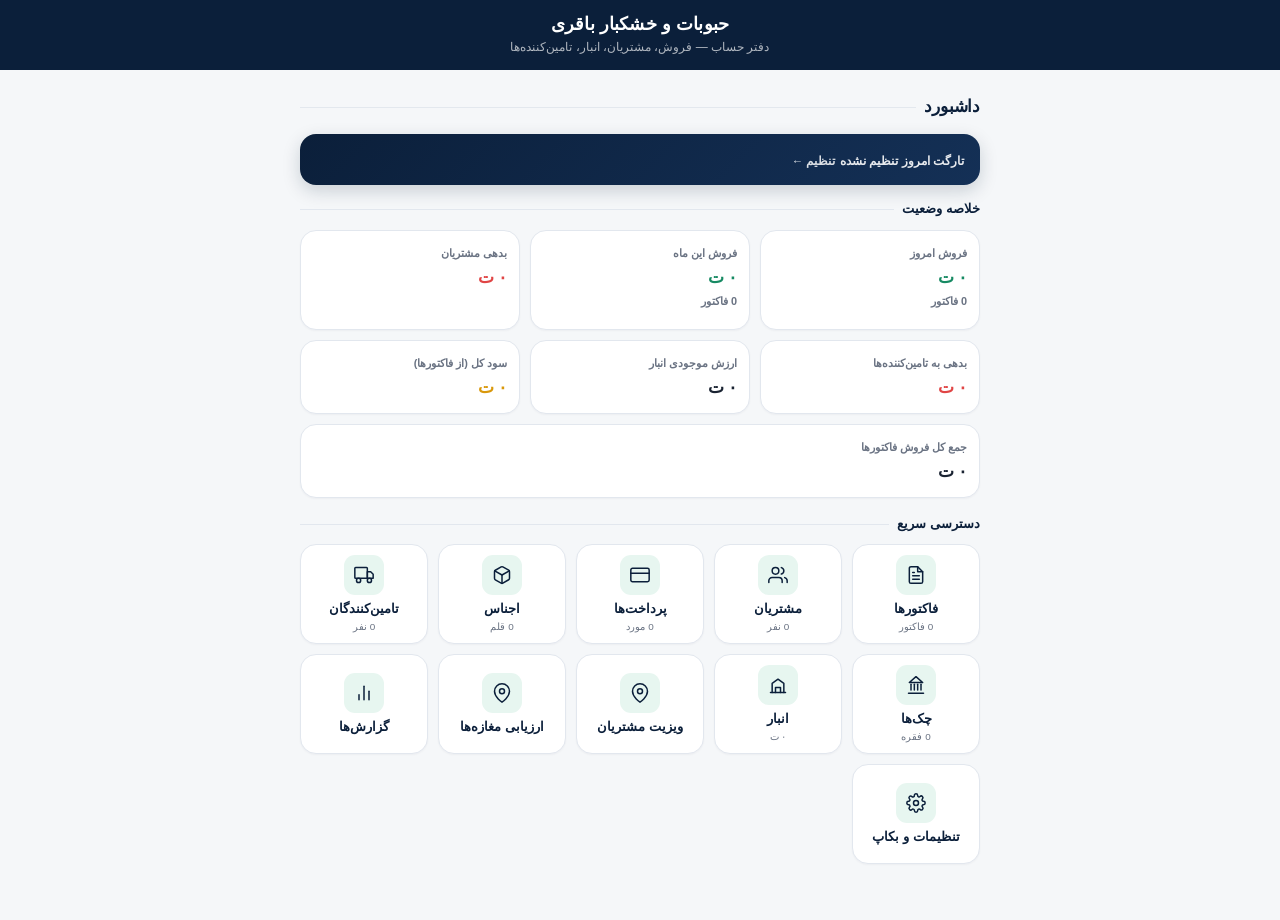
<file: index.html>
<!DOCTYPE html>
<html lang="fa" dir="rtl">
<head>
<meta charset="UTF-8">
<meta http-equiv="Cache-Control" content="no-cache, no-store, must-revalidate">
<meta http-equiv="Pragma" content="no-cache">
<meta http-equiv="Expires" content="0">
<meta name="viewport" content="width=device-width, initial-scale=1.0, maximum-scale=1.0">
<link rel="manifest" href="./manifest.json">
<meta name="apple-mobile-web-app-capable" content="yes">
<meta name="apple-mobile-web-app-status-bar-style" content="black-translucent">
<meta name="apple-mobile-web-app-title" content="باقری">
<link rel="apple-touch-icon" href="./icons/apple-touch-icon.png">
<title>داشبورد — حبوبات و خشکبار باقری</title>
<script src="./vendor/xlsx.full.min.js"></script>
<script src="./vendor/html2canvas.min.js"></script>
<link rel="stylesheet" href="./css/app.css">
</head>
<body class="page-dashboard">
<header>
  <h1>حبوبات و خشکبار باقری</h1>
  <p>دفتر حساب — فروش، مشتریان، انبار، تامین‌کننده‌ها</p>
</header>
<nav id="nav"></nav>
<main id="main"></main>
<button class="fab" id="fab" style="display:none;">+</button>
<div id="modalRoot"></div>
<div class="toast" id="toast"></div>
<div id="printArea"></div>

<script src="./js/models.js"></script>
<script src="./js/ui.js"></script>
<script src="./js/db.js"></script>
<script src="./js/calc.js"></script>
<script src="./js/stock.js"></script>
<script src="./js/payments.js"></script>
<script src="./js/backup.js"></script>
<script src="./js/nav.js"></script>
<script src="./js/prospect-scoring.js"></script>
<script src="./js/prospect-db.js"></script>
<script src="./js/prospect-core.js"></script>

<script>
/* Phase 2 dashboard — uses existing calc helpers only; no new financial formulas. */

const ICO = {
  users: '<svg viewBox="0 0 24 24" fill="none" stroke="#5c4a30" stroke-width="1.8" stroke-linecap="round" stroke-linejoin="round"><path d="M17 21v-2a4 4 0 0 0-4-4H5a4 4 0 0 0-4 4v2"/><circle cx="9" cy="7" r="4"/><path d="M23 21v-2a4 4 0 0 0-3-3.87"/><path d="M16 3.13a4 4 0 0 1 0 7.75"/></svg>',
  box: '<svg viewBox="0 0 24 24" fill="none" stroke="#5c4a30" stroke-width="1.8" stroke-linecap="round" stroke-linejoin="round"><path d="M21 16V8a2 2 0 0 0-1-1.73l-7-4a2 2 0 0 0-2 0l-7 4A2 2 0 0 0 3 8v8a2 2 0 0 0 1 1.73l7 4a2 2 0 0 0 2 0l7-4A2 2 0 0 0 21 16z"/><polyline points="3.27 6.96 12 12.01 20.73 6.96"/><line x1="12" y1="22.08" x2="12" y2="12"/></svg>',
  truck: '<svg viewBox="0 0 24 24" fill="none" stroke="#5c4a30" stroke-width="1.8" stroke-linecap="round" stroke-linejoin="round"><rect x="1" y="3" width="15" height="13" rx="1"/><polygon points="16 8 20 8 23 11 23 16 16 16 16 8"/><circle cx="5.5" cy="18.5" r="2.5"/><circle cx="18.5" cy="18.5" r="2.5"/></svg>',
  invoice: '<svg viewBox="0 0 24 24" fill="none" stroke="#5c4a30" stroke-width="1.8" stroke-linecap="round" stroke-linejoin="round"><path d="M14 2H6a2 2 0 0 0-2 2v16a2 2 0 0 0 2 2h12a2 2 0 0 0 2-2V8z"/><polyline points="14 2 14 8 20 8"/><line x1="16" y1="13" x2="8" y2="13"/><line x1="16" y1="17" x2="8" y2="17"/><polyline points="10 9 9 9 8 9"/></svg>',
  card: '<svg viewBox="0 0 24 24" fill="none" stroke="#5c4a30" stroke-width="1.8" stroke-linecap="round" stroke-linejoin="round"><rect x="1" y="4" width="22" height="16" rx="2"/><line x1="1" y1="10" x2="23" y2="10"/></svg>',
  bank: '<svg viewBox="0 0 24 24" fill="none" stroke="#5c4a30" stroke-width="1.8" stroke-linecap="round" stroke-linejoin="round"><line x1="3" y1="22" x2="21" y2="22"/><line x1="6" y1="18" x2="6" y2="11"/><line x1="10" y1="18" x2="10" y2="11"/><line x1="14" y1="18" x2="14" y2="11"/><line x1="18" y1="18" x2="18" y2="11"/><polygon points="12 2 20 9 4 9"/></svg>',
  map: '<svg viewBox="0 0 24 24" fill="none" stroke="#5c4a30" stroke-width="1.8" stroke-linecap="round" stroke-linejoin="round"><path d="M21 10c0 7-9 13-9 13s-9-6-9-13a9 9 0 0 1 18 0z"/><circle cx="12" cy="10" r="3"/></svg>',
  chart: '<svg viewBox="0 0 24 24" fill="none" stroke="#5c4a30" stroke-width="1.8" stroke-linecap="round" stroke-linejoin="round"><line x1="18" y1="20" x2="18" y2="10"/><line x1="12" y1="20" x2="12" y2="4"/><line x1="6" y1="20" x2="6" y2="14"/></svg>',
  gear: '<svg viewBox="0 0 24 24" fill="none" stroke="#5c4a30" stroke-width="1.8" stroke-linecap="round" stroke-linejoin="round"><circle cx="12" cy="12" r="3"/><path d="M19.4 15a1.65 1.65 0 0 0 .33 1.82l.06.06a2 2 0 0 1-2.83 2.83l-.06-.06a1.65 1.65 0 0 0-1.82-.33 1.65 1.65 0 0 0-1 1.51V21a2 2 0 0 1-4 0v-.09A1.65 1.65 0 0 0 9 19.4a1.65 1.65 0 0 0-1.82.33l-.06.06a2 2 0 0 1-2.83-2.83l.06-.06A1.65 1.65 0 0 0 4.68 15a1.65 1.65 0 0 0-1.51-1H3a2 2 0 0 1 0-4h.09A1.65 1.65 0 0 0 4.6 9a1.65 1.65 0 0 0-.33-1.82l-.06-.06a2 2 0 0 1 2.83-2.83l.06.06A1.65 1.65 0 0 0 9 4.68a1.65 1.65 0 0 0 1-1.51V3a2 2 0 0 1 4 0v.09a1.65 1.65 0 0 0 1 1.51 1.65 1.65 0 0 0 1.82-.33l.06-.06a2 2 0 0 1 2.83 2.83l-.06.06A1.65 1.65 0 0 0 19.4 9a1.65 1.65 0 0 0 1.51 1H21a2 2 0 0 1 0 4h-.09a1.65 1.65 0 0 0-1.51 1z"/></svg>',
  warehouse: '<svg viewBox="0 0 24 24" fill="none" stroke="#5c4a30" stroke-width="1.8" stroke-linecap="round" stroke-linejoin="round"><path d="M3 21h18"/><path d="M5 21V10l7-5 7 5v11"/><path d="M9 21v-6h6v6"/></svg>'
};

function dashTile(href, ico, title, sub){
  return `<a class="dash-tile" href="${href}">
    <span class="dash-ico">${ico}</span>
    <span class="dash-title">${title}</span>
    ${sub ? `<span class="dash-sub">${sub}</span>` : ''}
  </a>`;
}

function recentInvoicesHtml(){
  const invs = (data.invoices || []).slice().sort((a,b)=> (b.date||'').localeCompare(a.date||'') || String(b.number).localeCompare(String(a.number)));
  const top = invs.slice(0, 5);
  if(!top.length) return '';
  const rows = top.map(inv=>{
    const cust = data.customers.find(c=>c.id===inv.customerId);
    const name = cust ? cust.name : '—';
    return `<a class="ledger-row" href="./invoice.html?id=${encodeURIComponent(inv.id)}">
      <span class="name">فاکتور #${esc(String(inv.number||''))}<span class="sub">${esc(name)} — ${faDate(inv.date)}</span></span>
      <span class="filler"></span>
      <span class="amount">${toman(inv.total)} ت</span>
    </a>`;
  }).join('');
  return `<div class="dash-section-label">آخرین فاکتورها</div><div class="dash-activity">${rows}</div>`;
}

function recentVisitsHtml(){
  const items = [];
  (data.customers||[]).forEach(c=>{
    (c.visits||[]).forEach(v=>{
      items.push({ customerId:c.id, name:c.name, date:v.date, time:v.time, result:v.result });
    });
  });
  items.sort((a,b)=> (b.date||'').localeCompare(a.date||'') || (b.time||'').localeCompare(a.time||''));
  const top = items.slice(0, 5);
  if(!top.length) return '';
  const rows = top.map(v=>`<a class="ledger-row" href="./customer.html?id=${encodeURIComponent(v.customerId)}">
    <span class="name">${esc(v.name)}<span class="sub">${faDate(v.date)}${v.time?' '+esc(v.time):''} — ${esc(v.result||'')}</span></span>
    <span class="filler"></span>
    <span class="amount">ویزیت</span>
  </a>`).join('');
  return `<div class="dash-section-label">آخرین ویزیت‌ها</div><div class="dash-activity">${rows}</div>`;
}

bootPage('dashboard', async function(){
  // داشبورد: منوی افقی تکرار کارت‌هاست — مخفی می‌شود
  const nav = document.getElementById('nav');
  if(nav) nav.style.display = 'none';

  const main = document.getElementById('main');
  const g = globalTotals();
  const invVal = inventoryValue();
  const custN = data.customers.length;
  const prodN = data.products.length;
  const invN = data.invoices.length;
  const supN = data.suppliers.length;
  const payN = (data.payments||[]).length;
  const chkN = (data.checks||[]).length;

  // Read-only: existing Prospect daily target (no new target system)
  let targetHtml = '';
  try{
    if(typeof openProspectDatabase === 'function' && !prospectDbInstance){
      await openProspectDatabase();
    }
    if(typeof ensureProspectDailyTarget === 'function'){
      const dt = await ensureProspectDailyTarget();
      targetHtml = renderDashboardTargetBar(dt);
    }
  }catch(err){
    console.warn('dashboard target read skipped', err);
    targetHtml = '';
  }

  main.innerHTML = `
    <h2 class="section-title" style="margin-top:4px;">داشبورد</h2>

    ${targetHtml}

    <div class="dash-section-label">خلاصه وضعیت</div>
    <div class="dash-stats">
      <div class="dash-stat">
        <div class="label">فروش امروز</div>
        <div class="value accent-olive">${toman(g.todaySales)} ت</div>
        <div class="label" style="margin-top:4px;">${g.todayCount||0} فاکتور</div>
      </div>
      <div class="dash-stat">
        <div class="label">فروش این ماه</div>
        <div class="value accent-olive">${toman(g.monthSales)} ت</div>
        <div class="label" style="margin-top:4px;">${g.monthCount||0} فاکتور</div>
      </div>
      <div class="dash-stat">
        <div class="label">بدهی مشتریان</div>
        <div class="value accent-rust">${toman(g.customerDebt)} ت</div>
      </div>
      <div class="dash-stat">
        <div class="label">بدهی به تامین‌کننده‌ها</div>
        <div class="value accent-rust">${toman(g.supplierDebt)} ت</div>
      </div>
      <div class="dash-stat">
        <div class="label">ارزش موجودی انبار</div>
        <div class="value">${toman(invVal)} ت</div>
      </div>
      <div class="dash-stat">
        <div class="label">سود کل (از فاکتورها)</div>
        <div class="value accent-amber">${toman(g.totalProfit)} ت</div>
      </div>
      <div class="dash-stat wide">
        <div class="label">جمع کل فروش فاکتورها</div>
        <div class="value">${toman(g.totalSales)} ت</div>
      </div>
    </div>

    <div class="dash-section-label">دسترسی سریع</div>
    <div class="dash-grid">
      ${dashTile('./invoices.html', ICO.invoice, 'فاکتورها', invN + ' فاکتور')}
      ${dashTile('./customers.html', ICO.users, 'مشتریان', custN + ' نفر')}
      ${dashTile('./payments.html', ICO.card, 'پرداخت‌ها', payN + ' مورد')}
      ${dashTile('./products.html', ICO.box, 'اجناس', prodN + ' قلم')}
      ${dashTile('./suppliers.html', ICO.truck, 'تامین‌کنندگان', supN + ' نفر')}
      ${dashTile('./checks.html', ICO.bank, 'چک‌ها', chkN + ' فقره')}
      ${dashTile('./inventory.html', ICO.warehouse, 'انبار', toman(invVal) + ' ت')}
      ${dashTile('./visits.html', ICO.map, 'ویزیت مشتریان', '')}
      ${dashTile('./prospects.html', ICO.map, 'ارزیابی مغازه‌ها', '')}
      ${dashTile('./reports.html', ICO.chart, 'گزارش‌ها', '')}
      ${dashTile('./settings.html', ICO.gear, 'تنظیمات و بکاپ', '')}
    </div>

    ${recentInvoicesHtml()}
    ${recentVisitsHtml()}
  `;
});

/** Read-only UI for existing ProspectScout dailyTarget — no writes except ensure day-roll already in core.
 *  Display gate (UI only): active progress only after at least one visit today (count >= 1).
 *  Restore/backup may restore target>0 with count=0; keep compact/raw until first visit. */
function renderDashboardTargetBar(dt){
  const target = dt ? (Number(dt.target)||0) : 0;
  const count = dt ? (Number(dt.count)||0) : 0;
  // Compact/raw until first visit — independent of stored target value
  if(!dt || target <= 0 || count < 1){
    return `<a class="dash-target dash-target-compact" href="./prospects.html">
      <span class="dash-target-title">تارگت امروز تنظیم نشده</span>
      <span class="dash-target-link">تنظیم ←</span>
    </a>`;
  }
  const pct = Math.min(100, Math.round((count/target)*100));
  const remain = Math.max(0, target - count);
  const done = count >= target;
  const status = done
    ? `<span class="dash-target-done">تارگت امروز تکمیل شد ✓</span>`
    : `<span class="dash-target-remain">${remain} بازدید تا تارگت</span>`;
  return `<a class="dash-target${done?' is-done':''}" href="./prospects.html">
    <div class="dash-target-top">
      <span class="dash-target-title">تارگت امروز</span>
      <span class="dash-target-pct">${pct}٪</span>
    </div>
    <div class="dash-target-nums">${count} / ${target}</div>
    <div class="dash-target-bar"><span style="width:${pct}%"></span></div>
    <div class="dash-target-foot">${status}<span class="dash-target-link">جزئیات ←</span></div>
  </a>`;
}
</script>
<script src="./js/sw-register.js"></script>
</body>
</html>
</file>
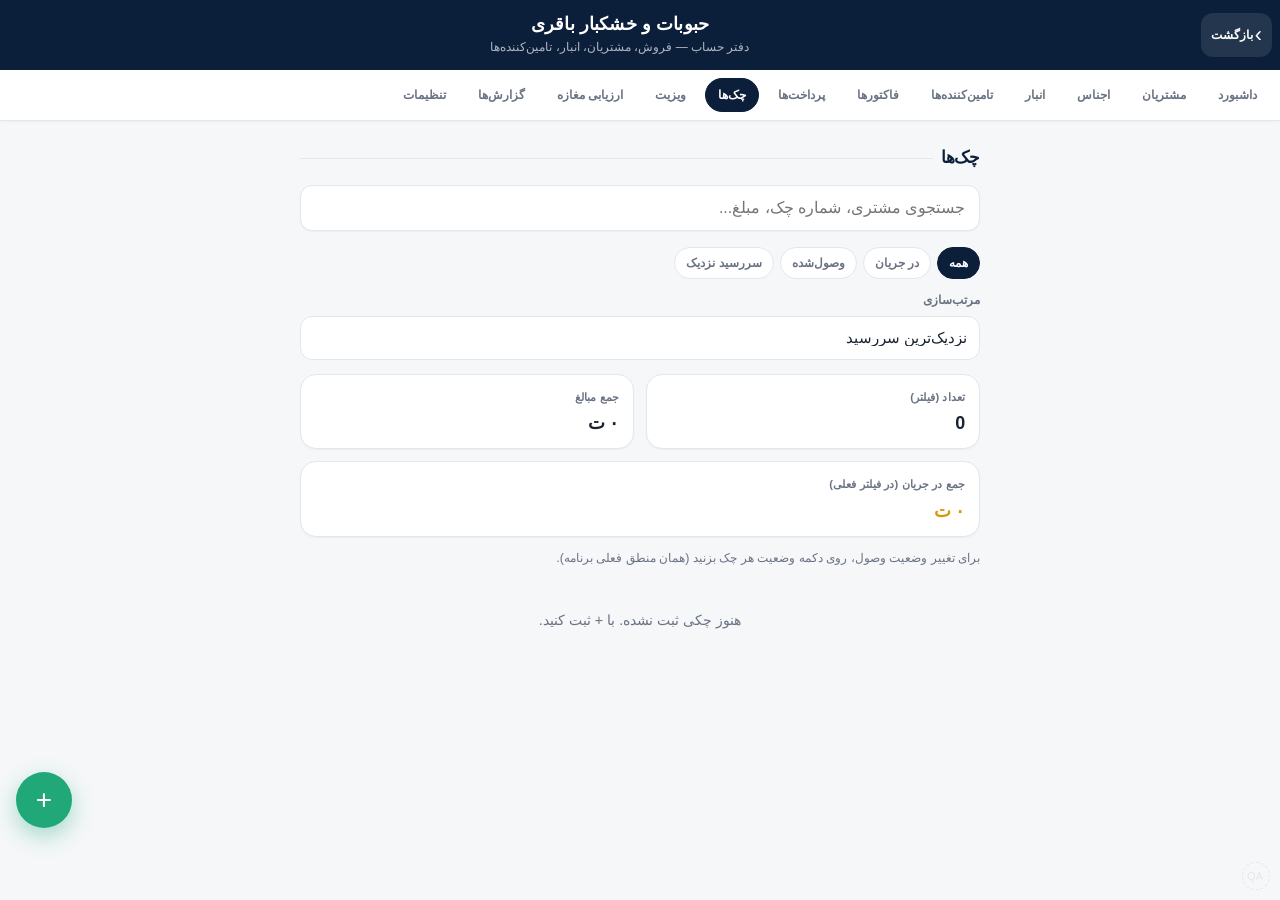
<file: checks.html>
<!DOCTYPE html>
<html lang="fa" dir="rtl">
<head>
<meta charset="UTF-8">
<meta http-equiv="Cache-Control" content="no-cache, no-store, must-revalidate">
<meta http-equiv="Pragma" content="no-cache">
<meta http-equiv="Expires" content="0">
<meta name="viewport" content="width=device-width, initial-scale=1.0, maximum-scale=1.0">
<link rel="manifest" href="./manifest.json">
<meta name="apple-mobile-web-app-capable" content="yes">
<meta name="apple-mobile-web-app-status-bar-style" content="black-translucent">
<meta name="apple-mobile-web-app-title" content="باقری">
<link rel="apple-touch-icon" href="./icons/apple-touch-icon.png">
<title>چک‌ها — حبوبات و خشکبار باقری</title>
<script src="./vendor/xlsx.full.min.js"></script>
<script src="./vendor/html2canvas.min.js"></script>
<link rel="stylesheet" href="./css/app.css">
</head>
<body data-page="checks">
<header>
  <h1>حبوبات و خشکبار باقری</h1>
  <p>دفتر حساب — فروش، مشتریان، انبار، تامین‌کننده‌ها</p>
</header>
<nav id="nav"></nav>
<main id="main"></main>
<button class="fab" id="fab" style="display:none;">+</button>
<div id="modalRoot"></div>
<div class="toast" id="toast"></div>
<div id="printArea"></div>

<script src="./js/models.js"></script>
<script src="./js/ui.js"></script>
<script src="./js/db.js"></script>
<script src="./js/calc.js"></script>
<script src="./js/stock.js"></script>
<script src="./js/payments.js"></script>
<script src="./js/backup.js"></script>
<script src="./js/nav.js"></script>
<script src="./js/app.js"></script>
<script>
/* Phase 7 — checks list. Uses data.checks; register via openAddCheck; status toggle same as app.js customer detail. */

let chkQuery = '';
let chkFilter = 'all'; // all | pending | cleared | dueSoon
let chkSort = 'dueAsc'; // dueAsc | dueDesc | amountDesc | newest

function openCustomerDetail(cid){
  location.href = './customer.html?id=' + encodeURIComponent(cid);
}
function render(){ drawChecksPage(); }

function checkStatusLabel(ch){
  if(ch.status === 'cleared') return { label:'وصول‌شده', cls:'accent-olive', key:'cleared' };
  return { label:'در جریان', cls:'accent-amber', key:'pending' };
}

function isDueSoon(ch){
  if(ch.status === 'cleared') return false;
  try{
    const due = new Date(ch.dueDate);
    const diffDays = (due - new Date()) / 86400000;
    return diffDays <= 3;
  }catch(e){ return false; }
}

function openNewCheckPicker(){
  if(!data.customers.length){
    openSheet(`<h3>مشتری ندارید</h3><div class="empty">اول از بخش مشتریان، یک مشتری ثبت کنید.</div>
      <div class="btn-row"><a class="btn secondary" href="./customers.html">رفتن به مشتریان</a></div>`);
    return;
  }
  const opts = data.customers.slice().sort((a,b)=>(a.name||'').localeCompare(b.name||'','fa'))
    .map(c=>`<option value="${esc(c.id)}">${esc(c.name)}</option>`).join('');
  openSheet(`
    <h3>ثبت چک</h3>
    <div class="field"><label>مشتری</label><select id="chk-pick-customer">${opts}</select></div>
    <div class="btn-row"><button class="btn" id="chk-pick-go">ادامه</button></div>
  `);
  document.getElementById('chk-pick-go').onclick = ()=>{
    const cid = document.getElementById('chk-pick-customer').value;
    closeModal();
    openAddCheck(cid);
  };
}

function drawChecksPage(){
  const main = document.getElementById('main');
  if(!main) return;

  if(!document.getElementById('check-list')){
    const chip = (id, label) =>
      `<button type="button" class="chip ${chkFilter===id?'active':''}" data-cf="${id}">${label}</button>`;
    main.innerHTML = `
      <h2 class="section-title">چک‌ها</h2>
      <div class="field"><input id="check-search" placeholder="جستجوی مشتری، شماره چک، مبلغ..." value="${esc(chkQuery)}" autocomplete="off"></div>
      <div class="chip-row" id="check-chips">
        ${chip('all','همه')}
        ${chip('pending','در جریان')}
        ${chip('cleared','وصول‌شده')}
        ${chip('dueSoon','سررسید نزدیک')}
      </div>
      <div class="field">
        <label>مرتب‌سازی</label>
        <select id="check-sort">
          <option value="dueAsc" ${chkSort==='dueAsc'?'selected':''}>نزدیک‌ترین سررسید</option>
          <option value="dueDesc" ${chkSort==='dueDesc'?'selected':''}>دورترین سررسید</option>
          <option value="amountDesc" ${chkSort==='amountDesc'?'selected':''}>بیشترین مبلغ</option>
          <option value="newest" ${chkSort==='newest'?'selected':''}>جدیدترین ثبت</option>
        </select>
      </div>
      <div id="check-summary" class="cards" style="margin-bottom:12px;"></div>
      <div class="empty" style="padding:0 0 8px;text-align:right;font-size:.78rem;">برای تغییر وضعیت وصول، روی دکمه وضعیت هر چک بزنید (همان منطق فعلی برنامه).</div>
      <div id="check-list"></div>
    `;
    document.getElementById('check-search').addEventListener('input', e => {
      chkQuery = e.target.value;
      renderCheckListOnly();
    });
    document.querySelectorAll('#check-chips [data-cf]').forEach(btn => {
      btn.addEventListener('click', () => {
        chkFilter = btn.getAttribute('data-cf');
        document.querySelectorAll('#check-chips [data-cf]').forEach(b=>{
          b.classList.toggle('active', b.getAttribute('data-cf')===chkFilter);
        });
        renderCheckListOnly();
      });
    });
    document.getElementById('check-sort').addEventListener('change', e => {
      chkSort = e.target.value;
      renderCheckListOnly();
    });
    // event delegation for status toggle (survives list re-render)
    document.getElementById('check-list').addEventListener('click', async (e) => {
      const btn = e.target.closest('[data-toggle-check]');
      if(!btn) return;
      if(btn.disabled) return;
      e.preventDefault();
      e.stopPropagation();
      const id = btn.getAttribute('data-toggle-check');
      const chk = data.checks.find(x => x.id === id);
      if(!chk) return;
      btn.disabled = true;
      const prev = chk.status;
      chk.status = chk.status === 'cleared' ? 'pending' : 'cleared';
      try{
        await saveData();
        showToast(chk.status === 'cleared' ? 'چک وصول شد' : 'چک به حالت در جریان برگشت');
        renderCheckListOnly();
      }catch(err){
        chk.status = prev;
        try{ btn.disabled = false; }catch(_e){}
      }
    });
  }
  renderCheckListOnly();
}

function renderCheckListOnly(){
  const listEl = document.getElementById('check-list');
  const sumEl = document.getElementById('check-summary');
  if(!listEl || !sumEl) return;

  let rows = (data.checks || []).slice().map(ch => {
    const cust = data.customers.find(c => c.id === ch.customerId);
    const inv = ch.invoiceId ? data.invoices.find(i => i.id === ch.invoiceId) : null;
    const st = checkStatusLabel(ch);
    return {
      ch, cust, inv, st,
      dueSoon: isDueSoon(ch),
      partyName: cust ? cust.name : '—',
    };
  });

  const q = (chkQuery||'').trim().toLowerCase();
  if(q){
    rows = rows.filter(r =>
      (r.partyName||'').toLowerCase().includes(q) ||
      String(r.ch.checkNumber||'').toLowerCase().includes(q) ||
      String(r.ch.amount||'').includes(q) ||
      String(r.inv && r.inv.number || '').includes(q)
    );
  }

  if(chkFilter === 'pending') rows = rows.filter(r => r.st.key === 'pending');
  else if(chkFilter === 'cleared') rows = rows.filter(r => r.st.key === 'cleared');
  else if(chkFilter === 'dueSoon') rows = rows.filter(r => r.dueSoon);

  if(chkSort === 'dueDesc') rows.sort((a,b)=> (b.ch.dueDate||'').localeCompare(a.ch.dueDate||''));
  else if(chkSort === 'amountDesc') rows.sort((a,b)=> (b.ch.amount||0)-(a.ch.amount||0));
  else if(chkSort === 'newest') rows.sort((a,b)=> String(b.ch.id).localeCompare(String(a.ch.id)));
  else rows.sort((a,b)=> (a.ch.dueDate||'').localeCompare(b.ch.dueDate||''));

  const totalAll = rows.reduce((s,r)=>s+(r.ch.amount||0),0);
  const pendingSum = rows.filter(r=>r.st.key==='pending').reduce((s,r)=>s+(r.ch.amount||0),0);
  sumEl.innerHTML = `
    <div class="card"><div class="label">تعداد (فیلتر)</div><div class="value">${rows.length}</div></div>
    <div class="card"><div class="label">جمع مبالغ</div><div class="value">${toman(totalAll)} ت</div></div>
    <div class="card wide"><div class="label">جمع در جریان (در فیلتر فعلی)</div><div class="value accent-amber">${toman(pendingSum)} ت</div></div>
  `;

  if(!rows.length){
    listEl.innerHTML = `<div class="empty">${(data.checks||[]).length?'موردی پیدا نشد':'هنوز چکی ثبت نشده. با + ثبت کنید.'}</div>`;
    return;
  }

  listEl.innerHTML = rows.map(r => {
    const ch = r.ch;
    const partyHref = `./customer.html?id=${encodeURIComponent(ch.customerId)}`;
    const invLink = ch.invoiceId
      ? ` <a href="./invoice.html?id=${encodeURIComponent(ch.invoiceId)}" style="color:var(--olive-dark);">فاکتور #${esc(String(r.inv?r.inv.number:'—'))}</a>`
      : '';
    const dueCls = r.dueSoon ? 'accent-rust' : '';
    return `<div class="ledger-row" style="cursor:default;align-items:flex-start;">
      <span class="name" style="flex:1;min-width:0;">
        <a href="${partyHref}" style="text-decoration:none;color:inherit;font-weight:700;">${esc(r.partyName)}</a>
        <span class="sub">${ch.checkNumber ? 'شماره: '+esc(ch.checkNumber)+' — ' : ''}سررسید: <span class="${dueCls}">${faDate(ch.dueDate)}</span>${invLink}</span>
        ${r.dueSoon && r.st.key==='pending' ? '<span class="sub accent-rust">سررسید نزدیک (۳ روز)</span>' : ''}
      </span>
      <span class="filler"></span>
      <span class="amount" style="text-align:left;">
        ${toman(ch.amount)} ت
        <span class="sub" style="display:block;margin-top:4px;">
          <button type="button" class="btn small secondary" data-toggle-check="${esc(ch.id)}" style="padding:4px 8px;font-size:.7rem;">${r.st.label}</button>
        </span>
      </span>
    </div>`;
  }).join('');
}

bootPage('checks', function(){
  const fab = document.getElementById('fab');
  if(fab){
    fab.style.display = 'block';
    fab.onclick = () => openNewCheckPicker();
  }
  drawChecksPage();
});
</script>
<script src="./js/sw-register.js"></script>
</body>
</html>
</file>
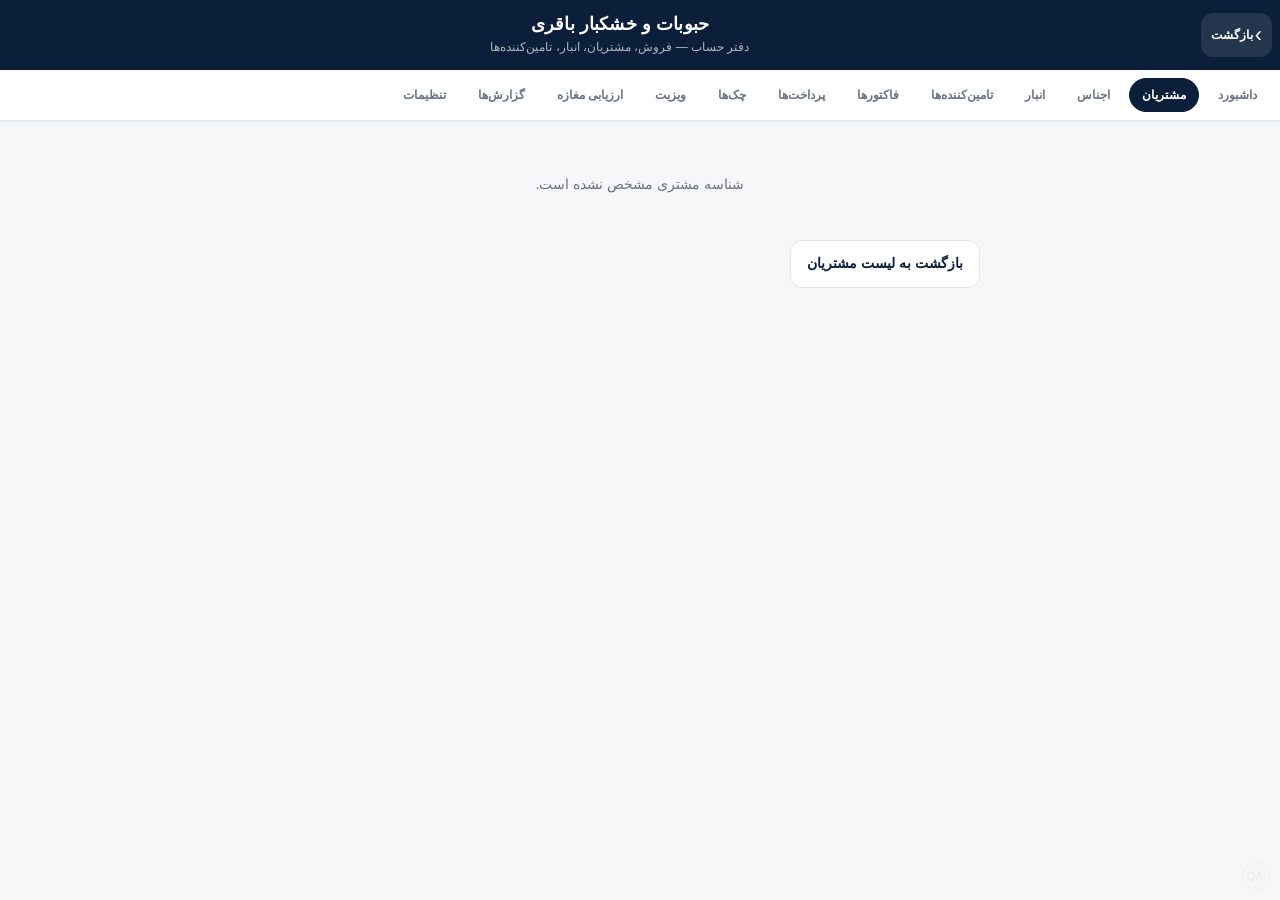
<file: customer.html>
<!DOCTYPE html>
<html lang="fa" dir="rtl">
<head>
<meta charset="UTF-8">
<meta http-equiv="Cache-Control" content="no-cache, no-store, must-revalidate">
<meta http-equiv="Pragma" content="no-cache">
<meta http-equiv="Expires" content="0">
<meta name="viewport" content="width=device-width, initial-scale=1.0, maximum-scale=1.0">
<link rel="manifest" href="./manifest.json">
<meta name="apple-mobile-web-app-capable" content="yes">
<meta name="apple-mobile-web-app-status-bar-style" content="black-translucent">
<meta name="apple-mobile-web-app-title" content="باقری">
<link rel="apple-touch-icon" href="./icons/apple-touch-icon.png">
<title>مشتری — حبوبات و خشکبار باقری</title>
<script src="./vendor/xlsx.full.min.js"></script>
<script src="./vendor/html2canvas.min.js"></script>
<link rel="stylesheet" href="./css/app.css">
</head>
<body data-page="customer">
<header>
  <h1>حبوبات و خشکبار باقری</h1>
  <p>دفتر حساب — فروش، مشتریان، انبار، تامین‌کننده‌ها</p>
</header>
<nav id="nav"></nav>
<main id="main"></main>
<button class="fab" id="fab" style="display:none;">+</button>
<div id="modalRoot"></div>
<div class="toast" id="toast"></div>
<div id="printArea"></div>

<script src="./js/models.js"></script>
<script src="./js/ui.js"></script>
<script src="./js/db.js"></script>
<script src="./js/calc.js"></script>
<script src="./js/stock.js"></script>
<script src="./js/payments.js"></script>
<script src="./js/backup.js"></script>
<script src="./js/nav.js"></script>
<script src="./js/app.js"></script>
<script>
/* Phase 3 — customer dossier page. Uses customerTotals / customerProfit only. */

let currentCustomerId = null;

function render(){ drawCustomerPage(); }
function openCustomerDetail(cid){
  if(cid && cid === currentCustomerId){ drawCustomerPage(); return; }
  location.href = './customer.html?id=' + encodeURIComponent(cid);
}

function invoicePayStatus(inv){
  const paid = typeof invoiceEffectivePaid === 'function' ? invoiceEffectivePaid(inv) : ((inv.cashPaid||0)+(inv.cardPaid||0)+(inv.transferPaid||0)+(inv.checkPaid||0));
  const total = inv.total||0;
  if(total <= 0) return { label: '—', cls: '' };
  if(paid <= 0) return { label: 'پرداخت‌نشده', cls: 'accent-rust' };
  if(paid + 0.5 >= total) return { label: 'تسویه روی فاکتور', cls: 'accent-olive' };
  return { label: 'پرداخت جزئی', cls: 'accent-amber' };
}

function drawCustomerPage(){
  const main = document.getElementById('main');
  if(!main) return;
  const id = currentCustomerId || getQueryParam('id');
  currentCustomerId = id;

  if(!id){
    main.innerHTML = `<div class="empty">شناسه مشتری مشخص نشده است.</div>
      <div class="btn-row"><a class="btn secondary" href="./customers.html">بازگشت به لیست مشتریان</a></div>`;
    return;
  }
  const c = data.customers.find(x => x.id === id);
  if(!c){
    main.innerHTML = `<div class="empty">مشتری با این شناسه پیدا نشد.</div>
      <div class="btn-row"><a class="btn secondary" href="./customers.html">بازگشت به لیست مشتریان</a></div>`;
    return;
  }

  const t = customerTotals(c.id);
  const profit = customerProfit(c.id);
  const word = balanceStatusWord(t.balance);
  const color = t.balance > 0 ? 'accent-rust' : (t.balance < 0 ? 'accent-olive' : 'accent-olive');
  const balanceLine = t.balance === 0 ? word : (word + ': ' + toman(Math.abs(t.balance)) + ' ت');

  const invs = customerInvoices(c.id).slice().sort((a,b)=> (b.date||'').localeCompare(a.date||'') || String(b.number).localeCompare(String(a.number)));
  const pays = customerPayments(c.id).slice().sort((a,b)=> (b.date||'').localeCompare(a.date||''));
  const chks = customerChecks(c.id).slice().sort((a,b)=> (b.dueDate||'').localeCompare(a.dueDate||''));
  const visits = (c.visits||[]).slice().sort((a,b)=> (b.date||'').localeCompare(a.date||'') || (b.time||'').localeCompare(a.time||''));

  const invRows = invs.length ? invs.map(inv => {
    const st = invoicePayStatus(inv);
    return `<a class="ledger-row" href="./invoice.html?id=${encodeURIComponent(inv.id)}" style="text-decoration:none;color:inherit;">
      <span class="name">#${esc(String(inv.number||''))}<span class="sub">${faDate(inv.date)} — <span class="${st.cls}">${st.label}</span></span></span>
      <span class="filler"></span>
      <span class="amount">${toman(inv.total)} ت</span>
    </a>`;
  }).join('') : '<div class="empty" style="padding:12px 0;">فاکتوری ثبت نشده</div>';

  const payRows = pays.length ? pays.map(p => {
    const method = paymentMethodLabel(p.method);
    return `<div class="ledger-row">
      <span class="name">${esc(method)}${p.note?`<span class="sub">${esc(p.note)}</span>`:''}<span class="sub">${faDate(p.date)}</span></span>
      <span class="filler"></span>
      <span class="amount">${toman(p.amount)} ت</span>
    </div>`;
  }).join('') : '<div class="empty" style="padding:12px 0;">پرداختی ثبت نشده</div>';

  const chkRows = chks.length ? chks.map(ch => {
    const st = ch.status === 'cleared' ? 'پاس‌شده' : 'در جریان';
    const stCls = ch.status === 'cleared' ? 'accent-olive' : 'accent-amber';
    return `<div class="ledger-row">
      <span class="name">${esc(ch.checkNumber||'چک')}<span class="sub">سررسید: ${faDate(ch.dueDate)} — <span class="${stCls}">${st}</span></span></span>
      <span class="filler"></span>
      <span class="amount">${toman(ch.amount)} ت</span>
    </div>`;
  }).join('') : '<div class="empty" style="padding:12px 0;">چکی ثبت نشده</div>';

  const visitRows = visits.length ? visits.slice(0, 30).map(v => {
    const ordered = v.ordered || v.result === (typeof VISIT_RESULTS!=='undefined' && VISIT_RESULTS[0]);
    const scoreBit = (typeof v.score === 'number') ? (' — امتیاز: ' + v.score + ' از ۱۰۰') : '';
    const extraBits = [];
    if(v.reason) extraBits.push('دلیل: ' + v.reason);
    if(v.opportunity) extraBits.push('فرصت (مشاهده): ' + v.opportunity);
    if(v.threat) extraBits.push('تهدید (مشاهده): ' + v.threat);
    if(v.nextAction) extraBits.push('اقدام بعدی: ' + v.nextAction);
    if(Array.isArray(v.tags) && v.tags.length) extraBits.push('برچسب: ' + v.tags.join('، '));
    if(v.note) extraBits.push(v.note);
    const extraHtml = extraBits.map(x => `<span class="sub">${esc(x)}</span>`).join('');
    return `<div class="ledger-row" style="cursor:default;">
      <span class="name">${esc(v.result||'ویزیت')}
        <span class="sub">${faDate(v.date)}${v.time?' — '+esc(v.time):''}${scoreBit}</span>
        ${extraHtml}
      </span>
      <span class="filler"></span>
      <span class="amount ${ordered?'accent-olive':''}">${ordered?'سفارش':'ویزیت'}</span>
    </div>`;
  }).join('') : '<div class="empty" style="padding:12px 0;">ویزیتی ثبت نشده</div>';

  let behaviorHtml = '';
  if(typeof customerBehavior === 'function'){
    const b = customerBehavior(c.id);
    const trendLabel = b.amountTrend === 'up' ? 'سیگنال افزایش' : (b.amountTrend === 'down' ? 'سیگنال کاهش' : (b.amountTrend === 'flat' ? 'تقریباً ثابت' : null));
    const trendCls = b.amountTrend === 'up' ? 'accent-olive' : (b.amountTrend === 'down' ? 'accent-rust' : '');
    const intervalText = b.avgIntervalDays != null
      ? (Math.round(b.avgIntervalDays * 10) / 10) + ' روز'
      : 'اطلاعات کافی نیست';
    const gapText = b.daysSinceLast != null ? (Math.round(b.daysSinceLast) + ' روز') : '—';
    const behindHtml = b.behindPattern === true
      ? `<div class="card wide"><div class="label">نشانه</div><div class="value accent-amber" style="font-size:.95rem;">از الگوی معمول خرید عقب افتاده</div></div>`
      : (b.behindPattern === false
        ? `<div class="card wide"><div class="label">وضعیت فاصله</div><div class="value accent-olive" style="font-size:.95rem;">در محدوده الگوی معمول</div></div>`
        : '');
    const topProdHtml = b.topProducts && b.topProducts.length
      ? b.topProducts.map(p => `<div class="ledger-row" style="cursor:default;"><span class="name">${esc(p.name)}<span class="sub">تعداد: ${p.qty}</span></span><span class="filler"></span><span class="amount">${toman(p.revenue)} ت</span></div>`).join('')
      : '<div class="empty" style="padding:8px 0;">اطلاعات کافی نیست</div>';
    const decliningHtml = b.decliningProducts && b.decliningProducts.length
      ? b.decliningProducts.map(p => `<div class="ledger-row" style="cursor:default;"><span class="name">${esc(p.name)}<span class="sub">قبلاً ${p.earlyQty} ← اخیراً ${p.lateQty}</span></span></div>`).join('')
      : '';
    const lv = b.lastVisit;
    const lastVisitBits = [];
    if(lv){
      lastVisitBits.push(esc(lv.result || 'ویزیت'));
      if(lv.reason) lastVisitBits.push('دلیل: ' + esc(lv.reason));
      if(lv.nextAction) lastVisitBits.push('اقدام بعدی: ' + esc(lv.nextAction));
      if(lv.opportunity) lastVisitBits.push('فرصت (مشاهده): ' + esc(lv.opportunity));
      if(lv.threat) lastVisitBits.push('تهدید (مشاهده): ' + esc(lv.threat));
      if(Array.isArray(lv.tags) && lv.tags.length) lastVisitBits.push('برچسب: ' + esc(lv.tags.join('، ')));
    }
    const convText = b.conversionRate != null
      ? (Math.round(b.conversionRate * 100) + '٪ (' + b.orderedCount + ' از ' + b.visitCount + ')')
      : (b.visitCount ? '—' : 'ویزیتی ثبت نشده');

    behaviorHtml = `
      <h3 class="sub-title">رفتار خرید مشتری</h3>
      <div class="cards" style="margin-bottom:10px;">
        <div class="card"><div class="label">اولین خرید</div><div class="value" style="font-size:.95rem;">${b.firstInvoiceDate ? faDate(b.firstInvoiceDate) : '—'}</div></div>
        <div class="card"><div class="label">آخرین خرید</div><div class="value" style="font-size:.95rem;">${b.lastInvoiceDate ? faDate(b.lastInvoiceDate) : '—'}</div></div>
        <div class="card"><div class="label">تعداد فاکتور</div><div class="value">${b.invoiceCount}</div></div>
        <div class="card"><div class="label">میانگین مبلغ فاکتور</div><div class="value" style="font-size:.95rem;">${b.avgInvoice != null ? toman(b.avgInvoice) + ' ت' : '—'}</div></div>
        <div class="card"><div class="label">الگوی معمول خرید</div><div class="value" style="font-size:.9rem;">${esc(String(intervalText))}</div></div>
        <div class="card"><div class="label">فاصله از آخرین خرید</div><div class="value" style="font-size:.95rem;">${esc(String(gapText))}</div></div>
        <div class="card"><div class="label">خرید خالص ۳۰ روز</div><div class="value" style="font-size:.95rem;">${toman(b.sales30 || 0)} ت</div></div>
        <div class="card"><div class="label">خرید خالص ۹۰ روز</div><div class="value" style="font-size:.95rem;">${toman(b.sales90 || 0)} ت</div></div>
        ${(b.returnTotal > 0) ? `<div class="card wide"><div class="label">جمع برگشت از فروش (کل سابقه)</div><div class="value" style="font-size:.95rem;">${toman(b.returnTotal)} ت</div></div>` : ''}
        ${trendLabel ? `<div class="card wide"><div class="label">روند مبلغ (۳۰ روز اخیر نسبت به ۳۰ روز قبل)</div><div class="value ${trendCls}" style="font-size:1rem;">${trendLabel}</div></div>` : `<div class="card wide"><div class="label">روند مبلغ</div><div class="value" style="font-size:.9rem;">اطلاعات کافی نیست</div></div>`}
        ${behindHtml}
        <div class="card"><div class="label">تعداد ویزیت</div><div class="value">${b.visitCount}</div></div>
        <div class="card"><div class="label">نرخ تبدیل ویزیت به سفارش</div><div class="value" style="font-size:.85rem;">${esc(String(convText))}</div></div>
      </div>
      <div class="sub-title" style="margin-top:4px;">کالاهای اصلی مشتری</div>
      ${topProdHtml}
      ${decliningHtml ? `<div class="sub-title" style="margin-top:10px;">کالاهای با کاهش خرید (نسبت به نیمه اول سابقه)</div>${decliningHtml}` : ''}
      ${lv ? `<div class="card" style="margin-top:10px;margin-bottom:12px;">
        <div class="label">آخرین ویزیت — ${faDate(lv.date)}${lv.time ? ' ' + esc(lv.time) : ''}</div>
        <div style="font-size:.88rem;line-height:1.7;margin-top:6px;">${lastVisitBits.join('<br>')}</div>
      </div>` : '<div class="empty" style="padding:8px 0 12px;">ویزیتی ثبت نشده</div>'}
    `;
  }

  main.innerHTML = `
    <div class="btn-row" style="margin-bottom:10px;">
      <a class="btn secondary small" href="./customers.html">← مشتریان</a>
    </div>

    <div class="card" style="margin-bottom:12px;">
      <div style="font-size:1.15rem;font-weight:800;color:var(--olive-dark);margin-bottom:8px;">${esc(c.name)}</div>
      <div style="font-size:.88rem;line-height:1.85;color:var(--ink);">
        ${c.ownerName ? '<div>صاحب: '+esc(c.ownerName)+'</div>' : ''}
        ${c.phone ? '<div>تلفن: '+esc(c.phone)+'</div>' : ''}
        ${c.region ? '<div>منطقه: '+esc(c.region)+'</div>' : ''}
        ${c.route ? '<div>مسیر: '+esc(c.route)+'</div>' : ''}
        ${c.address ? '<div>آدرس: '+esc(c.address)+'</div>' : ''}
        ${c.note ? '<div>یادداشت: '+esc(c.note)+'</div>' : ''}
      </div>
      <div style="margin-top:12px;padding-top:10px;border-top:1px dotted var(--line);">
        <div class="label">مانده حساب</div>
        <div class="value ${color}" style="font-size:1.25rem;">${balanceLine}</div>
      </div>
    </div>

    <div class="cards" style="margin-bottom:14px;">
      <div class="card"><div class="label">مجموع خرید (فاکتورها)</div><div class="value">${toman(t.invTotal)} ت</div></div>
      <div class="card"><div class="label">مجموع پرداخت‌ها</div><div class="value">${toman(t.payTotal)} ت</div></div>
      <div class="card"><div class="label">جمع چک‌ها</div><div class="value">${toman(t.checkTotal)} ت</div></div>
      <div class="card"><div class="label">مانده اولیه</div><div class="value">${toman(t.openingBalance)} ت</div></div>
      <div class="card"><div class="label">تعداد فاکتور</div><div class="value">${invs.length}</div></div>
      <div class="card"><div class="label">سود مشتری</div><div class="value accent-amber">${toman(profit)} ت</div></div>
    </div>

    ${behaviorHtml}

    <h3 class="sub-title">عملیات سریع</h3>
    <div class="btn-row" style="margin-bottom:16px;">
      <button type="button" class="btn small" id="act-invoice">ثبت فاکتور</button>
      <button type="button" class="btn small secondary" id="act-pay">ثبت پرداخت</button>
      <button type="button" class="btn small secondary" id="act-visit">ثبت ویزیت</button>
      <button type="button" class="btn small secondary" id="act-check">ثبت چک</button>
      <button type="button" class="btn small secondary" id="act-edit">ویرایش مشتری</button>
    </div>

    <h3 class="sub-title">فاکتورها (${invs.length})</h3>
    ${invRows}

    <h3 class="sub-title">پرداخت‌ها (${pays.length})</h3>
    ${payRows}

    <h3 class="sub-title">چک‌ها (${chks.length})</h3>
    ${chkRows}

    <h3 class="sub-title">ویزیت‌ها و ارزیابی‌ها (${visits.length})</h3>
    <div class="btn-row" style="margin-bottom:8px;">
      <button type="button" class="btn small" id="act-visit-section">ثبت ویزیت برای این مشتری</button>
      <a class="btn small secondary" href="./visits.html">همه ویزیت‌ها</a>
    </div>
    ${visitRows}
  `;

  document.getElementById('act-invoice').onclick = () => openAddInvoice(c.id);
  document.getElementById('act-pay').onclick = () => openAddTransaction(c.id);
  document.getElementById('act-visit').onclick = () => openAddVisit(c.id);
  const visitSecBtn = document.getElementById('act-visit-section');
  if(visitSecBtn) visitSecBtn.onclick = () => openAddVisit(c.id);
  document.getElementById('act-check').onclick = () => openAddCheck(c.id);
  document.getElementById('act-edit').onclick = () => openAddCustomer(c.id);
}

bootPage('customers', function(){
  currentCustomerId = getQueryParam('id');
  drawCustomerPage();
});
</script>
<script src="./js/sw-register.js"></script>
</body>
</html>
</file>
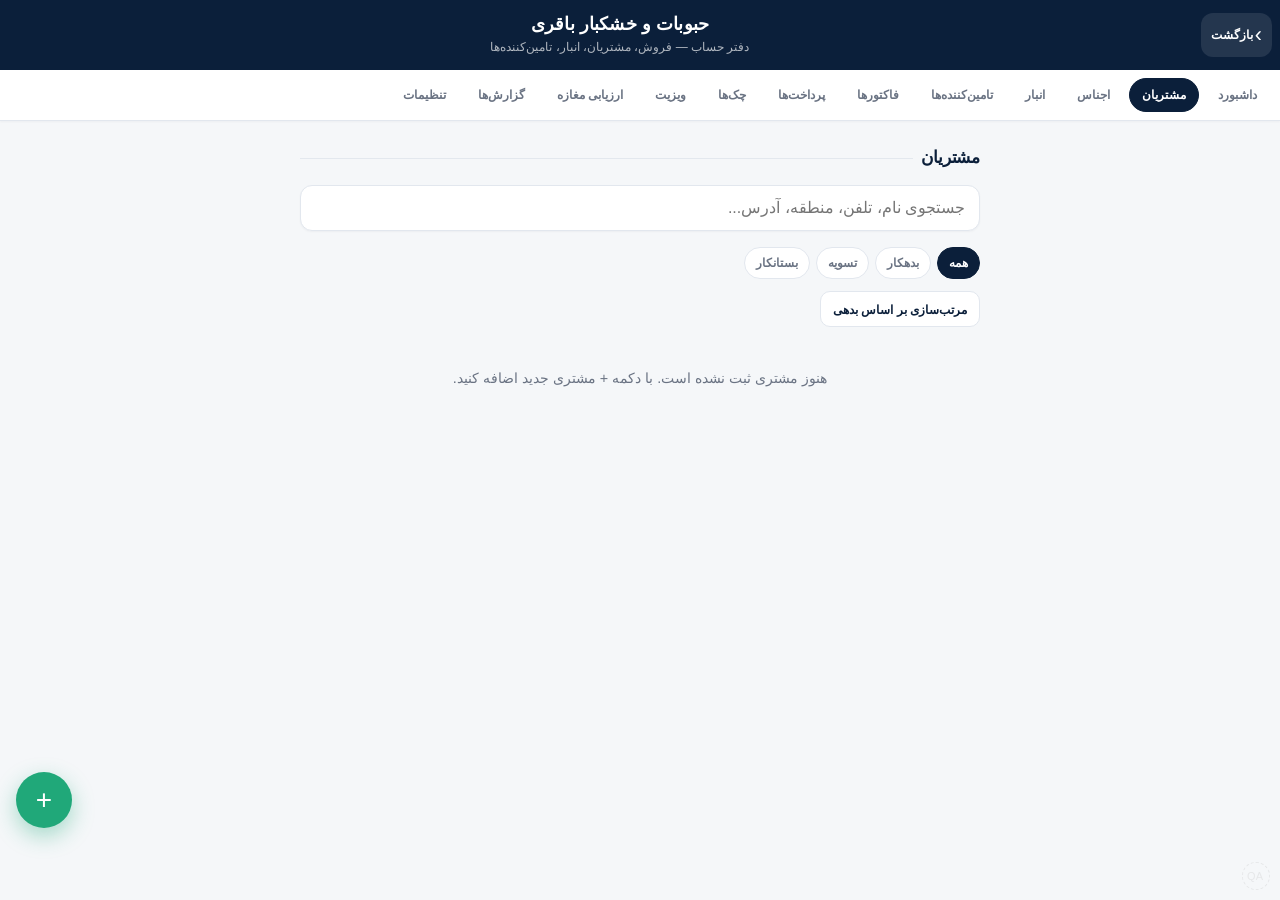
<file: customers.html>
<!DOCTYPE html>
<html lang="fa" dir="rtl">
<head>
<meta charset="UTF-8">
<meta http-equiv="Cache-Control" content="no-cache, no-store, must-revalidate">
<meta http-equiv="Pragma" content="no-cache">
<meta http-equiv="Expires" content="0">
<meta name="viewport" content="width=device-width, initial-scale=1.0, maximum-scale=1.0">
<link rel="manifest" href="./manifest.json">
<meta name="apple-mobile-web-app-capable" content="yes">
<meta name="apple-mobile-web-app-status-bar-style" content="black-translucent">
<meta name="apple-mobile-web-app-title" content="باقری">
<link rel="apple-touch-icon" href="./icons/apple-touch-icon.png">
<title>مشتریان — حبوبات و خشکبار باقری</title>
<script src="./vendor/xlsx.full.min.js"></script>
<script src="./vendor/html2canvas.min.js"></script>
<link rel="stylesheet" href="./css/app.css">
</head>
<body data-page="customers">
<header>
  <h1>حبوبات و خشکبار باقری</h1>
  <p>دفتر حساب — فروش، مشتریان، انبار، تامین‌کننده‌ها</p>
</header>
<nav id="nav"></nav>
<main id="main"></main>
<button class="fab" id="fab" style="display:none;">+</button>
<div id="modalRoot"></div>
<div class="toast" id="toast"></div>
<div id="printArea"></div>

<script src="./js/models.js"></script>
<script src="./js/ui.js"></script>
<script src="./js/db.js"></script>
<script src="./js/calc.js"></script>
<script src="./js/stock.js"></script>
<script src="./js/payments.js"></script>
<script src="./js/backup.js"></script>
<script src="./js/nav.js"></script>
<script src="./js/app.js"></script>
<script>
/* Phase 3 — customers list. Financial math only via customerTotals(). */

let custPageFilter = 'all'; // all | debt | settled | credit
let custPageQuery = '';
let custSortDebt = false;

// Multi-page safety: forms in app.js call render() / openCustomerDetail()
function render(){ drawCustomersPage(); }
function openCustomerDetail(cid){
  location.href = './customer.html?id=' + encodeURIComponent(cid);
}

function drawCustomersPage(){
  const main = document.getElementById('main');
  if(!main) return;

  // فقط یک‌بار اسکلت (جستجو/فیلتر) ساخته می‌شود تا focus input حفظ شود
  if(!document.getElementById('customer-list')){
    const chip = (id, label) =>
      `<button type="button" class="chip ${custPageFilter===id?'active':''}" data-filter="${id}">${label}</button>`;
    main.innerHTML = `
      <h2 class="section-title">مشتریان</h2>
      <div class="field"><input id="customer-search" placeholder="جستجوی نام، تلفن، منطقه، آدرس..." value="${esc(custPageQuery)}" autocomplete="off"></div>
      <div class="chip-row" id="customer-chips">
        ${chip('all', 'همه')}
        ${chip('debt', 'بدهکار')}
        ${chip('settled', 'تسویه')}
        ${chip('credit', 'بستانکار')}
      </div>
      <div class="btn-row" style="margin-bottom:8px;">
        <button type="button" class="btn small secondary" id="sort-debt">${custSortDebt?'✓ ':''}مرتب‌سازی بر اساس بدهی</button>
      </div>
      <div id="customer-list"></div>
    `;
    const search = document.getElementById('customer-search');
    search.addEventListener('input', e => {
      custPageQuery = e.target.value;
      renderCustomerListOnly();
    });
    document.querySelectorAll('#customer-chips [data-filter]').forEach(btn => {
      btn.addEventListener('click', () => {
        custPageFilter = btn.getAttribute('data-filter');
        document.querySelectorAll('#customer-chips [data-filter]').forEach(b=>{
          b.classList.toggle('active', b.getAttribute('data-filter')===custPageFilter);
        });
        renderCustomerListOnly();
      });
    });
    document.getElementById('sort-debt').addEventListener('click', () => {
      custSortDebt = !custSortDebt;
      document.getElementById('sort-debt').textContent = (custSortDebt?'✓ ':'') + 'مرتب‌سازی بر اساس بدهی';
      renderCustomerListOnly();
    });
  } else {
    // sync chip active states if redrawn from outside
    document.querySelectorAll('#customer-chips [data-filter]').forEach(b=>{
      b.classList.toggle('active', b.getAttribute('data-filter')===custPageFilter);
    });
    const sortBtn = document.getElementById('sort-debt');
    if(sortBtn) sortBtn.textContent = (custSortDebt?'✓ ':'') + 'مرتب‌سازی بر اساس بدهی';
  }
  renderCustomerListOnly();
}

function renderCustomerListOnly(){
  const listEl = document.getElementById('customer-list');
  if(!listEl) return;

  let rows = (data.customers || []).slice();
  const q = (custPageQuery || '').trim().toLowerCase();
  if(q){
    rows = rows.filter(c =>
      (c.name||'').toLowerCase().includes(q) ||
      (c.phone||'').includes(q) ||
      (c.region||'').toLowerCase().includes(q) ||
      (c.ownerName||'').toLowerCase().includes(q) ||
      (c.address||'').toLowerCase().includes(q)
    );
  }

  rows = rows.map(c => {
    const t = customerTotals(c.id);
    return { c, t };
  });

  if(custPageFilter === 'debt') rows = rows.filter(x => x.t.balance > 0);
  else if(custPageFilter === 'settled') rows = rows.filter(x => x.t.balance === 0);
  else if(custPageFilter === 'credit') rows = rows.filter(x => x.t.balance < 0);

  if(custSortDebt){
    rows.sort((a,b) => b.t.balance - a.t.balance);
  } else {
    rows.sort((a,b) => (a.c.name||'').localeCompare(b.c.name||'', 'fa'));
  }

  if(!rows.length){
    listEl.innerHTML = `<div class="empty">${(data.customers||[]).length ? 'موردی با این فیلتر پیدا نشد' : 'هنوز مشتری ثبت نشده است. با دکمه + مشتری جدید اضافه کنید.'}</div>`;
  } else {
    listEl.innerHTML = rows.map(({c, t}) => {
      const word = balanceStatusWord(t.balance);
      const color = t.balance > 0 ? 'accent-rust' : (t.balance < 0 ? 'accent-olive' : '');
      const amt = t.balance === 0 ? word : (word + ': ' + toman(Math.abs(t.balance)) + ' ت');
      const subParts = [];
      if(c.phone) subParts.push(c.phone);
      if(c.region) subParts.push(c.region);
      if(c.address) subParts.push(c.address);
      const sub = subParts.join(' — ');
      return `<a class="ledger-row" href="./customer.html?id=${encodeURIComponent(c.id)}" style="text-decoration:none;color:inherit;">
        <span class="name">${esc(c.name)}${sub?`<span class="sub">${esc(sub)}</span>`:''}</span>
        <span class="filler"></span>
        <span class="amount ${color}">${amt}</span>
      </a>`;
    }).join('');
  }
}

bootPage('customers', function(){
  const fab = document.getElementById('fab');
  if(fab){
    fab.style.display = 'block';
    fab.onclick = () => openAddCustomer();
  }
  drawCustomersPage();
});
</script>
<script src="./js/sw-register.js"></script>
</body>
</html>
</file>
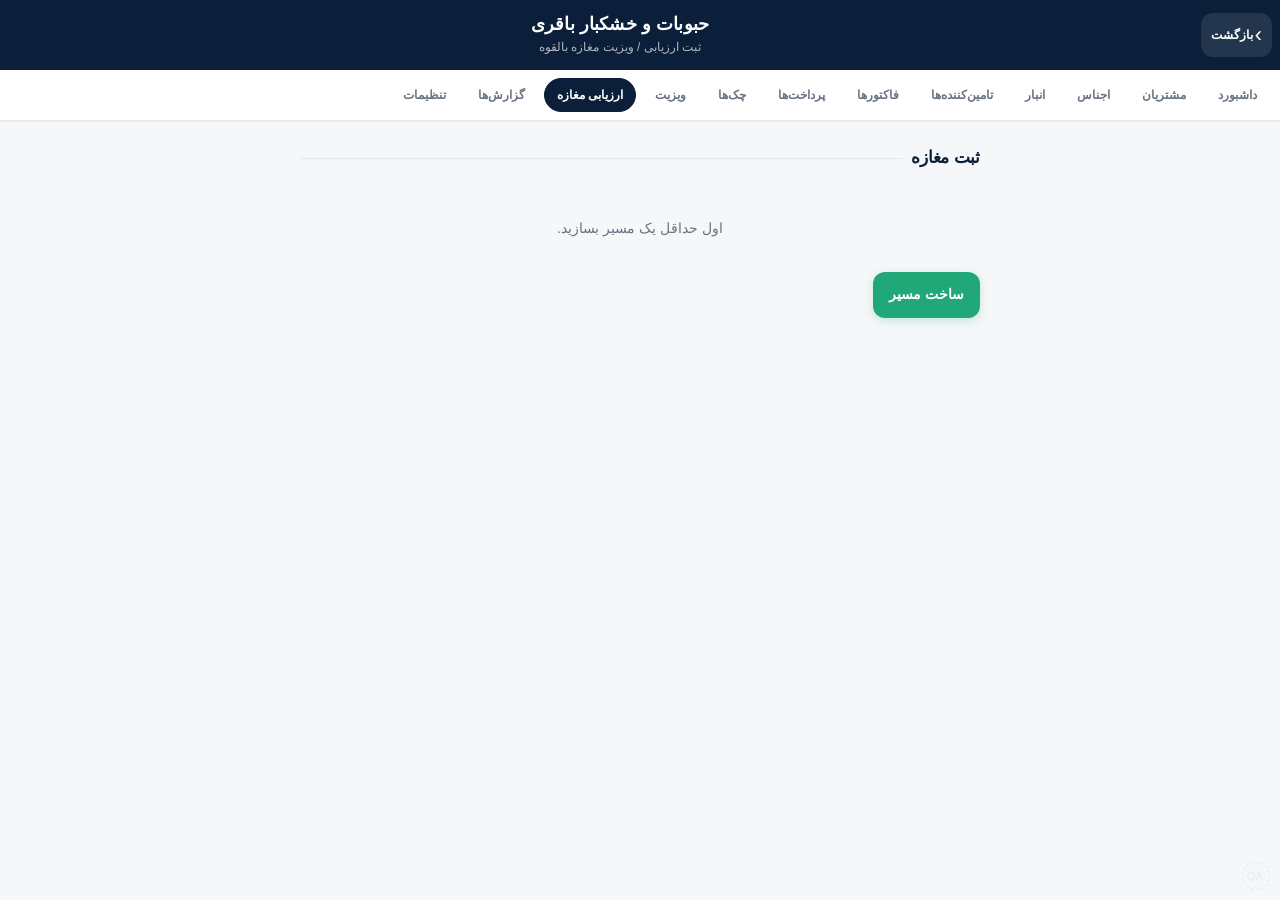
<file: evaluation.html>
<!DOCTYPE html>
<html lang="fa" dir="rtl">
<head>
<meta charset="UTF-8">
<meta name="viewport" content="width=device-width, initial-scale=1.0, maximum-scale=1.0">
<link rel="manifest" href="./manifest.json">
<meta name="apple-mobile-web-app-capable" content="yes">
<meta name="apple-mobile-web-app-status-bar-style" content="black-translucent">
<meta name="apple-mobile-web-app-title" content="باقری">
<link rel="apple-touch-icon" href="./icons/apple-touch-icon.png">
<title>ثبت ارزیابی مغازه</title>
<link rel="stylesheet" href="./css/app.css">
<style>
.chip-wrap{display:flex;flex-wrap:wrap;gap:8px;}
.chip-opt{
  border:1.5px solid var(--line);background:var(--card);color:var(--ink);border-radius:11px;
  padding:10px 12px;font-size:.85rem;cursor:pointer;font-family:inherit;text-align:right;
}
.chip-opt.selected{background:var(--olive-dark);border-color:var(--olive-dark);color:#fff;font-weight:700;}
.live-score{display:flex;justify-content:space-between;align-items:center;gap:10px;padding:12px;border:1px solid var(--line);border-radius:12px;margin-bottom:12px;background:var(--card);}
.live-score .num{font-size:1.6rem;font-weight:800;}
.rank-badge{padding:4px 12px;border-radius:20px;color:#fff;font-weight:800;}
.q-block{margin-bottom:16px;padding-bottom:14px;border-bottom:1px dashed var(--line);}
.q-title{font-weight:700;margin-bottom:8px;font-size:.9rem;}
</style>
</head>
<body data-page="prospects">
<header>
  <h1>حبوبات و خشکبار باقری</h1>
  <p>ثبت ارزیابی / ویزیت مغازه بالقوه</p>
</header>
<nav id="nav"></nav>
<main id="main"></main>
<div id="modalRoot"></div>
<div class="toast" id="toast"></div>
<div id="printArea"></div>

<script src="./js/models.js"></script>
<script src="./js/ui.js"></script>
<script src="./js/db.js"></script>
<script src="./js/calc.js"></script>
<script src="./js/stock.js"></script>
<script src="./js/payments.js"></script>
<script src="./js/backup.js"></script>
<script src="./js/nav.js"></script>
<script src="./js/app.js"></script>
<script src="./js/prospect-scoring.js"></script>
<script src="./js/prospect-db.js"></script>
<script src="./js/prospect-core.js"></script>
<script>
const formState={
  mode:'new', // new | visit
  shopId:null,
  name:'',
  routeId:null,
  neighborhoodId:null,
  answers:{},
  tags:[],
};

function updateLive(){
  const score=prospectComputeScore(formState.answers);
  const rank=prospectScoreToRank(score);
  const info=PROSPECT_RANK_INFO[rank];
  const n=prospectAnsweredCount(formState.answers);
  const val=document.getElementById('live-score-value');
  const sub=document.getElementById('live-score-sub');
  const rk=document.getElementById('live-score-rank');
  if(val) val.textContent=score;
  if(sub) sub.textContent=n+' از '+PROSPECT_QUESTIONS.length+' سؤال';
  if(rk){ rk.textContent=rank; rk.style.background=info.color; }
  const btn=document.getElementById('save-eval');
  if(btn){
    const nameOk=formState.mode==='visit'?true:formState.name.trim().length>0;
    const ansOk=n===PROSPECT_QUESTIONS.length;
    const routeOk=formState.mode==='visit'?true:!!formState.routeId;
    btn.disabled=!(nameOk&&ansOk&&routeOk);
  }
}

function drawEvaluation(){
  const main=document.getElementById('main');
  const shopId=getQueryParam('shopId');
  if(shopId){
    const shop=prospectState.shops.find(s=>s.id===shopId);
    if(shop){
      formState.mode='visit';
      formState.shopId=shopId;
      formState.name=shop.name;
      formState.routeId=shop.routeId;
      formState.neighborhoodId=shop.neighborhoodId;
    }
  }

  if(formState.mode==='new' && prospectState.routes.length===0){
    main.innerHTML=`<h2 class="section-title">ثبت مغازه</h2>
      <div class="empty">اول حداقل یک مسیر بسازید.</div>
      <a class="btn" href="./prospect-routes.html">ساخت مسیر</a>`;
    return;
  }

  const isVisit=formState.mode==='visit';
  let neighChips='';
  if(formState.routeId){
    const r=prospectState.routes.find(x=>x.id===formState.routeId);
    if(r&&r.neighborhoods.length){
      neighChips=r.neighborhoods.map(n=>
        `<button type="button" class="chip-opt ${formState.neighborhoodId===n.id?'selected':''}" data-group="neighborhood" data-value="${esc(n.id)}">${esc(n.name)}</button>`
      ).join('');
    } else neighChips='<span class="sub">محله‌ای تعریف نشده</span>';
  }

  const qHtml=PROSPECT_QUESTIONS.map((q,idx)=>{
    const opts=q.options.map(o=>
      `<button type="button" class="chip-opt ${formState.answers[q.id]===o.key?'selected':''}" data-group="${q.id}" data-value="${esc(o.key)}">${esc(o.label)}</button>`
    ).join('');
    return `<div class="q-block"><div class="q-title">${idx+1}. ${esc(q.label)}</div><div class="chip-wrap">${opts}</div></div>`;
  }).join('');

  const tagHtml=PROSPECT_VISIT_TAGS.map(t=>
    `<button type="button" class="chip-opt ${formState.tags.includes(t.key)?'selected':''}" data-group="tags" data-value="${esc(t.key)}" data-multi="1">${esc(t.label)}</button>`
  ).join('');

  const score=prospectComputeScore(formState.answers);
  const rank=prospectScoreToRank(score);
  const info=PROSPECT_RANK_INFO[rank];

  main.innerHTML=`
    <div class="btn-row" style="margin-bottom:10px;">
      <a class="btn secondary small" href="./prospects.html">← لیست</a>
    </div>
    <h2 class="section-title">${isVisit?'ثبت ویزیت / ارزیابی':'ثبت مغازه + ارزیابی'}</h2>
    ${isVisit
      ? `<div class="card" style="margin-bottom:12px;"><b>${esc(formState.name)}</b>
          <div class="sub">${esc(prospectRouteName(formState.routeId))} — ${esc(prospectNeighborhoodName(formState.routeId,formState.neighborhoodId))}</div></div>`
      : `<div class="field"><label>نام مغازه</label><input id="shop-name" value="${esc(formState.name)}" autocomplete="off"></div>
         <div class="field"><label>مسیر</label>
           <div class="chip-wrap" id="route-chips">
             ${prospectState.routes.map(r=>`<button type="button" class="chip-opt ${formState.routeId===r.id?'selected':''}" data-group="route" data-value="${esc(r.id)}">${esc(r.name)}</button>`).join('')}
           </div>
         </div>
         <div class="field" id="neigh-wrap" style="${formState.routeId?'':'display:none'}">
           <label>محله (اختیاری)</label>
           <div class="chip-wrap" id="neigh-chips">${neighChips}</div>
         </div>`
    }
    <div class="live-score">
      <div><div class="num" id="live-score-value">${score}</div>
        <div class="sub" id="live-score-sub">${prospectAnsweredCount(formState.answers)} از ${PROSPECT_QUESTIONS.length} سؤال</div></div>
      <div style="text-align:left"><span class="rank-badge" id="live-score-rank" style="background:${info.color}">${rank}</span>
        <div class="sub" style="margin-top:4px;max-width:160px;">${esc(info.desc)}</div></div>
    </div>
    <div class="card">${qHtml}</div>
    <div class="card" style="margin-top:12px;">
      <div class="label" style="margin-bottom:8px;">نتیجه این ویزیت (اختیاری)</div>
      <div class="chip-wrap">${tagHtml}</div>
    </div>
    <div class="btn-row" style="margin-top:14px;">
      <button type="button" class="btn" id="save-eval" disabled>${isVisit?'ثبت ویزیت':'ثبت مغازه'}</button>
    </div>
  `;

  if(!isVisit){
    const nameIn=document.getElementById('shop-name');
    if(nameIn) nameIn.addEventListener('input',e=>{formState.name=e.target.value;updateLive();});
  }

  main.querySelectorAll('.chip-opt').forEach(el=>{
    el.addEventListener('click',()=>{
      const group=el.getAttribute('data-group');
      const value=el.getAttribute('data-value');
      const multi=el.getAttribute('data-multi')==='1';
      if(group==='route'){
        formState.routeId=value;
        formState.neighborhoodId=null;
        drawEvaluation();
        return;
      }
      if(group==='neighborhood'){
        formState.neighborhoodId=value;
        main.querySelectorAll('[data-group="neighborhood"]').forEach(b=>b.classList.toggle('selected',b.getAttribute('data-value')===value));
        return;
      }
      if(group==='tags'){
        const i=formState.tags.indexOf(value);
        if(i>=0) formState.tags.splice(i,1); else formState.tags.push(value);
        el.classList.toggle('selected');
        return;
      }
      if(group.startsWith('q')){
        formState.answers[group]=value;
        main.querySelectorAll('[data-group="'+group+'"]').forEach(b=>b.classList.toggle('selected',b.getAttribute('data-value')===value));
        updateLive();
      }
    });
  });

  document.getElementById('save-eval').onclick=async ()=>{
    const btn=document.getElementById('save-eval');
    if(btn.disabled) return;
    btn.disabled=true;
    try{
      if(formState.mode==='visit'){
        const shop=await addProspectVisit(formState.shopId,{answers:formState.answers,tags:formState.tags});
        if(typeof queueProspectTargetMilestoneMessage==='function'){
          queueProspectTargetMilestoneMessage(prospectState.dailyTarget);
        }
        showToast('ویزیت ثبت شد');
        location.href='./prospect.html?id='+encodeURIComponent(shop.id);
      } else {
        const shop=await createProspectShop({
          name:formState.name,
          routeId:formState.routeId,
          neighborhoodId:formState.neighborhoodId,
          answers:formState.answers,
          tags:formState.tags,
        });
        if(typeof queueProspectTargetMilestoneMessage==='function'){
          queueProspectTargetMilestoneMessage(prospectState.dailyTarget);
        }
        showToast('مغازه ثبت شد');
        location.href='./prospect.html?id='+encodeURIComponent(shop.id);
      }
    }catch(e){
      console.error(e);
      showToast('خطا در ذخیره');
      btn.disabled=false;
    }
  };
  updateLive();
}

bootProspectPage('prospects', drawEvaluation);
</script>
<script src="./js/sw-register.js"></script>
</body>
</html>
</file>
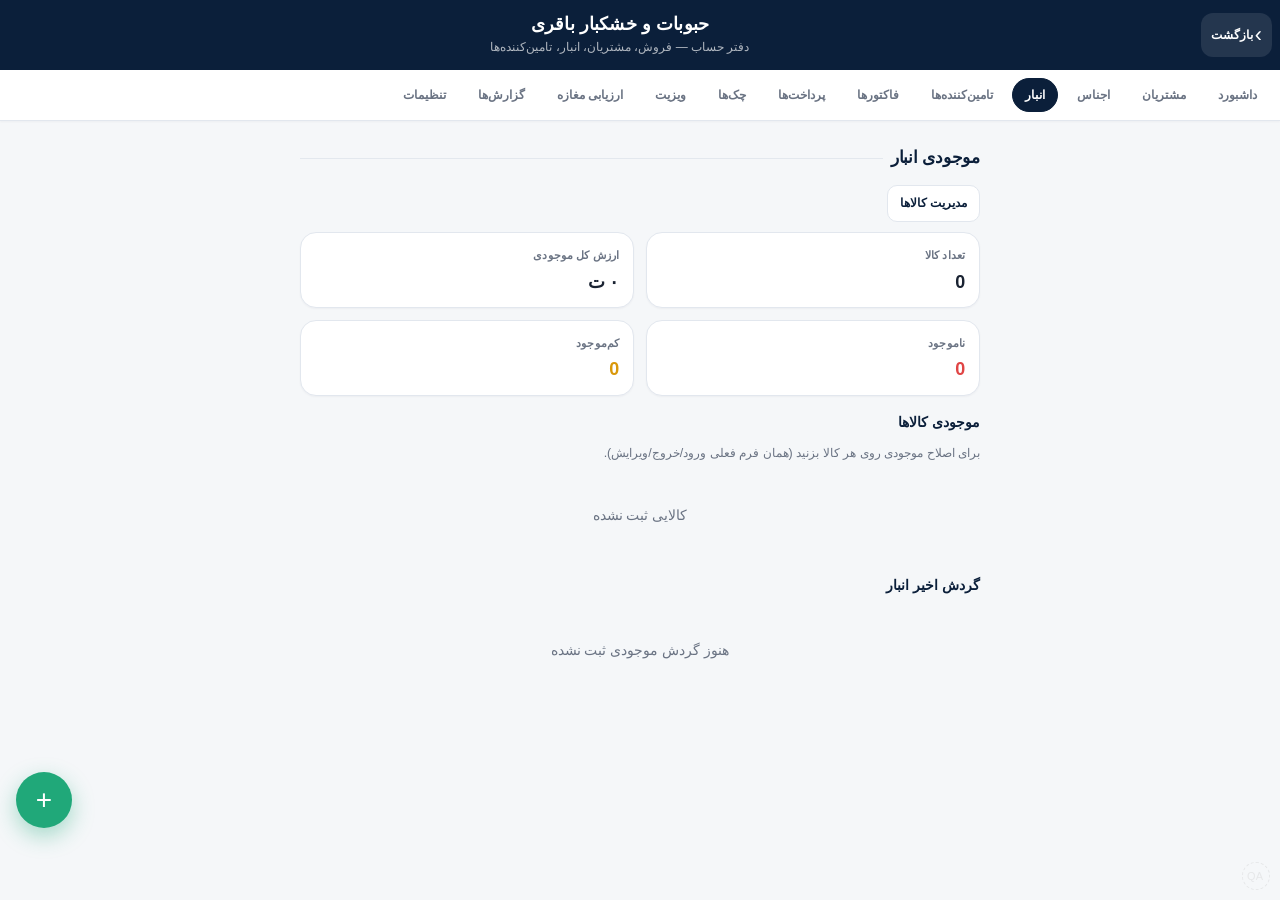
<file: inventory.html>
<!DOCTYPE html>
<html lang="fa" dir="rtl">
<head>
<meta charset="UTF-8">
<meta http-equiv="Cache-Control" content="no-cache, no-store, must-revalidate">
<meta http-equiv="Pragma" content="no-cache">
<meta http-equiv="Expires" content="0">
<meta name="viewport" content="width=device-width, initial-scale=1.0, maximum-scale=1.0">
<link rel="manifest" href="./manifest.json">
<meta name="apple-mobile-web-app-capable" content="yes">
<meta name="apple-mobile-web-app-status-bar-style" content="black-translucent">
<meta name="apple-mobile-web-app-title" content="باقری">
<link rel="apple-touch-icon" href="./icons/apple-touch-icon.png">
<title>انبار — حبوبات و خشکبار باقری</title>
<script src="./vendor/xlsx.full.min.js"></script>
<script src="./vendor/html2canvas.min.js"></script>
<link rel="stylesheet" href="./css/app.css">
</head>
<body data-page="inventory">
<header>
  <h1>حبوبات و خشکبار باقری</h1>
  <p>دفتر حساب — فروش، مشتریان، انبار، تامین‌کننده‌ها</p>
</header>
<nav id="nav"></nav>
<main id="main"></main>
<button class="fab" id="fab" style="display:none;">+</button>
<div id="modalRoot"></div>
<div class="toast" id="toast"></div>
<div id="printArea"></div>

<script src="./js/models.js"></script>
<script src="./js/ui.js"></script>
<script src="./js/db.js"></script>
<script src="./js/calc.js"></script>
<script src="./js/stock.js"></script>
<script src="./js/payments.js"></script>
<script src="./js/backup.js"></script>
<script src="./js/nav.js"></script>
<script src="./js/app.js"></script>
<script>
/* Phase 4 — inventory focus. Uses inventoryValue(), lowStockProducts(), existing stockLog. */

function render(){ drawInventoryPage(); }

function invStatus(p){
  const q = Number(p.stockQty)||0;
  const min = Number(p.minStock)||0;
  if(q < 0) return { label:'منفی', cls:'accent-red' };
  if(q === 0) return { label:'ناموجود', cls:'accent-rust' };
  if(min > 0 && q <= min) return { label:'کم', cls:'accent-amber' };
  return { label:'کافی', cls:'accent-olive' };
}

function stockTypeLabel(type){
  const map = {
    in: 'ورود',
    out: 'خروج',
    sale: 'فروش (فاکتور)',
    return: 'برگشت فروش',
    adjust: 'اصلاح دستی',
  };
  return map[type] || (type || 'حرکت');
}

function collectStockLog(limit){
  const items = [];
  (data.products||[]).forEach(p => {
    (p.stockLog||[]).forEach(l => {
      items.push({
        productId: p.id,
        name: p.name,
        date: l.date,
        type: l.type,
        qty: l.qty,
        note: l.note || '',
      });
    });
  });
  items.sort((a,b)=> (b.date||'').localeCompare(a.date||''));
  return items.slice(0, limit || 40);
}

function drawInventoryPage(){
  const main = document.getElementById('main');
  if(!main) return;

  const products = (data.products||[]).slice().sort((a,b)=> (a.name||'').localeCompare(b.name||'', 'fa'));
  const totalVal = inventoryValue();
  const zeroN = products.filter(p => (Number(p.stockQty)||0) === 0).length;
  const negN = products.filter(p => (Number(p.stockQty)||0) < 0).length;
  const lowList = lowStockProducts();
  const lowN = lowList.length;
  const logRows = collectStockLog(40);

  const stockList = products.map(p => {
    const st = invStatus(p);
    const val = (Number(p.stockQty)||0) * (Number(p.buy)||0);
    const unit = p.packageWeight ? ('بسته ' + p.packageWeight) : 'عدد';
    const qtyCls = (Number(p.stockQty)||0) < 0 ? 'accent-red' : '';
    return `<div class="ledger-row" data-edit-product="${esc(p.id)}" style="cursor:pointer;">
      <span class="name">${esc(p.name)}
        <span class="sub">واحد: ${esc(String(unit))} — <span class="${st.cls}">${st.label}</span>${p.minStock? ' — حداقل '+p.minStock : ''}</span>
      </span>
      <span class="filler"></span>
      <span class="amount ${qtyCls}">
        ${p.stockQty||0}
        <span class="sub" style="display:block;">${toman(val)} ت</span>
      </span>
    </div>`;
  }).join('') || '<div class="empty">کالایی ثبت نشده</div>';

  const logHtml = logRows.length ? logRows.map(l => {
    const qty = Number(l.qty)||0;
    const signCls = qty < 0 ? 'accent-red' : 'accent-olive';
    return `<div class="ledger-row">
      <span class="name">${esc(l.name)}
        <span class="sub">${faDate(l.date)} — ${esc(stockTypeLabel(l.type))}${l.note? ' — '+esc(l.note):''}</span>
      </span>
      <span class="filler"></span>
      <span class="amount ${signCls}">${qty > 0 ? '+'+qty : qty}</span>
    </div>`;
  }).join('') : '<div class="empty">هنوز گردش موجودی ثبت نشده</div>';

  main.innerHTML = `
    <h2 class="section-title">موجودی انبار</h2>
    <div class="btn-row" style="margin-bottom:10px;">
      <a class="btn secondary small" href="./products.html">مدیریت کالاها</a>
    </div>

    <div class="cards" style="margin-bottom:14px;">
      <div class="card"><div class="label">تعداد کالا</div><div class="value">${products.length}</div></div>
      <div class="card"><div class="label">ارزش کل موجودی</div><div class="value">${toman(totalVal)} ت</div></div>
      <div class="card"><div class="label">ناموجود</div><div class="value accent-rust">${zeroN}</div></div>
      <div class="card"><div class="label">کم‌موجود</div><div class="value accent-amber">${lowN}</div></div>
      ${negN ? `<div class="card wide"><div class="label">هشدار موجودی منفی</div><div class="value accent-red">${negN} کالا</div></div>` : ''}
    </div>

    <h3 class="sub-title">موجودی کالاها</h3>
    <div class="empty" style="padding:0 0 8px;text-align:right;font-size:.78rem;">برای اصلاح موجودی روی هر کالا بزنید (همان فرم فعلی ورود/خروج/ویرایش).</div>
    ${stockList}

    <h3 class="sub-title">گردش اخیر انبار</h3>
    ${logHtml}
  `;

  main.querySelectorAll('[data-edit-product]').forEach(row => {
    row.addEventListener('click', () => openAddProduct(row.getAttribute('data-edit-product')));
  });
}

bootPage('inventory', function(){
  const fab = document.getElementById('fab');
  if(fab){
    fab.style.display = 'block';
    fab.onclick = () => openAddProduct();
  }
  drawInventoryPage();
});
</script>
<script src="./js/sw-register.js"></script>
</body>
</html>
</file>
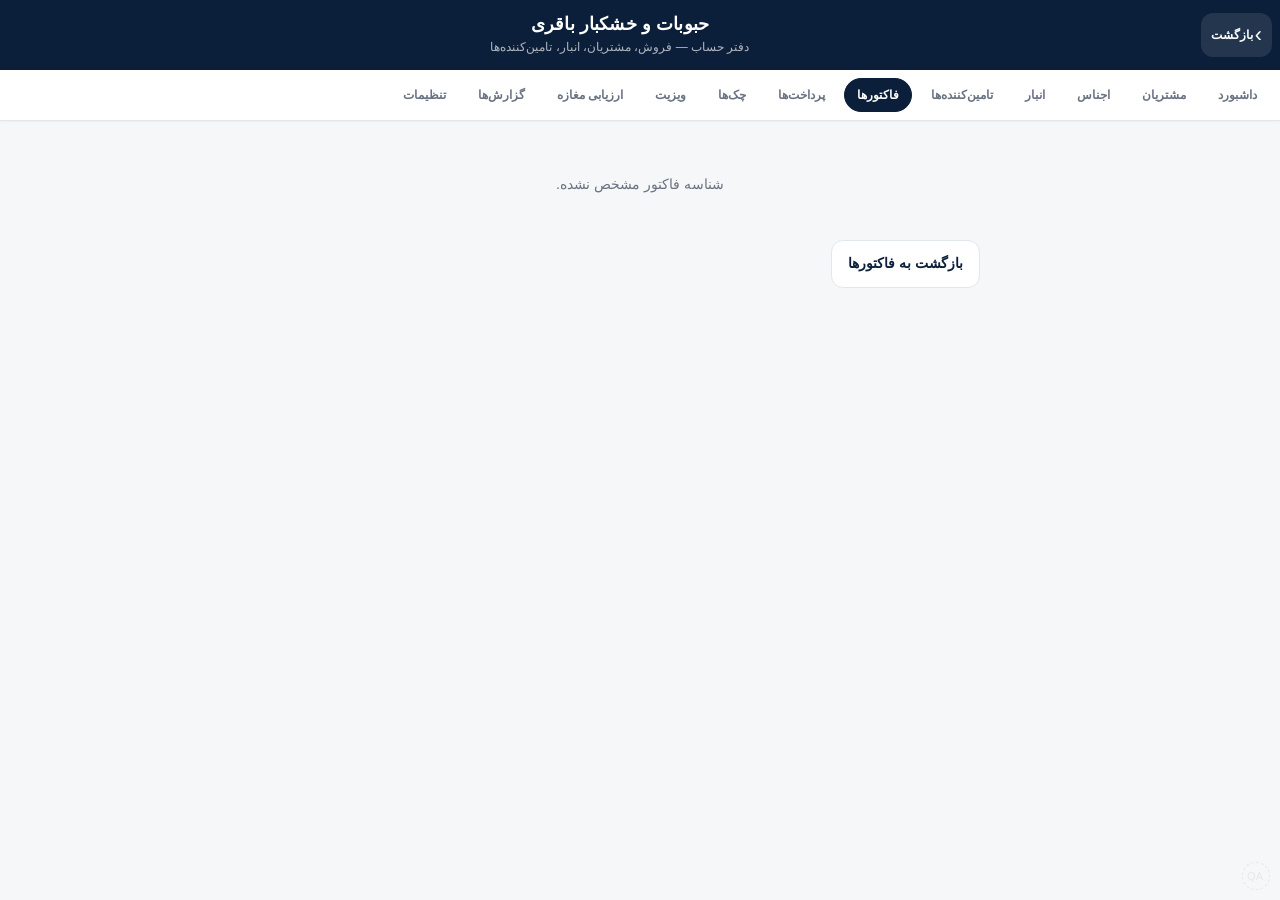
<file: invoice.html>
<!DOCTYPE html>
<html lang="fa" dir="rtl">
<head>
<meta charset="UTF-8">
<meta http-equiv="Cache-Control" content="no-cache, no-store, must-revalidate">
<meta http-equiv="Pragma" content="no-cache">
<meta http-equiv="Expires" content="0">
<meta name="viewport" content="width=device-width, initial-scale=1.0, maximum-scale=1.0">
<link rel="manifest" href="./manifest.json">
<meta name="apple-mobile-web-app-capable" content="yes">
<meta name="apple-mobile-web-app-status-bar-style" content="black-translucent">
<meta name="apple-mobile-web-app-title" content="باقری">
<link rel="apple-touch-icon" href="./icons/apple-touch-icon.png">
<title>فاکتور — حبوبات و خشکبار باقری</title>
<script src="./vendor/xlsx.full.min.js"></script>
<script src="./vendor/html2canvas.min.js"></script>
<link rel="stylesheet" href="./css/app.css">
</head>
<body data-page="invoice">
<header>
  <h1>حبوبات و خشکبار باقری</h1>
  <p>دفتر حساب — فروش، مشتریان، انبار، تامین‌کننده‌ها</p>
</header>
<nav id="nav"></nav>
<main id="main"></main>
<button class="fab" id="fab" style="display:none;">+</button>
<div id="modalRoot"></div>
<div class="toast" id="toast"></div>
<div id="printArea"></div>

<script src="./js/models.js"></script>
<script src="./js/ui.js"></script>
<script src="./js/db.js"></script>
<script src="./js/calc.js"></script>
<script src="./js/stock.js"></script>
<script src="./js/payments.js"></script>
<script src="./js/backup.js"></script>
<script src="./js/nav.js"></script>
<script src="./js/app.js"></script>
<script>
/* Phase 6 — invoice detail. Edit/delete/print use existing app.js paths (revert+apply unchanged). */

let currentInvoiceId = null;

function invoicePaidAmount(inv){
  return typeof invoiceEffectivePaid === 'function' ? invoiceEffectivePaid(inv) : invoiceOnRecordPaid(inv);
}
function invoiceRemain(inv){
  return typeof invoiceEffectiveRemain === 'function' ? invoiceEffectiveRemain(inv) : Math.max(0, (inv.total||0) - invoicePaidAmount(inv));
}
function invoicePayStatus(inv){
  const paid = invoicePaidAmount(inv);
  const total = inv.total||0;
  if(total <= 0) return { label:'—', cls:'' };
  if(paid <= 0) return { label:'پرداخت‌نشده', cls:'accent-rust' };
  if(paid + 0.5 >= total) return { label:'تسویه روی فاکتور', cls:'accent-olive' };
  return { label:'پرداخت جزئی', cls:'accent-amber' };
}

function openInvoiceDetail(invId, cid){
  if(document.body.dataset.page === 'invoice'){
    const qid = getQueryParam('id') || currentInvoiceId;
    if(invId === qid || invId === currentInvoiceId){
      currentInvoiceId = invId;
      drawInvoicePage();
      return;
    }
  }
  location.href = './invoice.html?id=' + encodeURIComponent(invId);
}
function openCustomerDetail(cid){
  location.href = './customer.html?id=' + encodeURIComponent(cid);
}
function render(){ drawInvoicePage(); }

function bindInvoiceActionsOnce(){
  const main = document.getElementById('main');
  if(!main || main.dataset.invBound === '1') return;
  main.dataset.invBound = '1';
  main.addEventListener('click', function(e){
    const btn = e.target.closest('[data-inv-action]');
    if(!btn) return;
    e.preventDefault();
    e.stopPropagation();
    const action = btn.getAttribute('data-inv-action');
    const id = currentInvoiceId || getQueryParam('id');
    const inv = (data.invoices || []).find(x => x.id === id);
    if(!inv){
      showToast('فاکتور پیدا نشد');
      return;
    }
    try{
      if(action === 'print'){
        if(typeof printInvoice !== 'function'){
          showToast('تابع چاپ در دسترس نیست');
          return;
        }
        printInvoice(inv.id);
      } else if(action === 'image'){
        if(typeof exportInvoiceImage !== 'function'){
          showToast('تابع خروجی تصویر در دسترس نیست');
          return;
        }
        Promise.resolve(exportInvoiceImage(inv.id)).catch(err=>{
          console.error(err);
          showToast('خطا در خروجی تصویر');
        });
      } else if(action === 'edit'){
        if(typeof openEditInvoice !== 'function'){
          showToast('تابع ویرایش در دسترس نیست');
          return;
        }
        openEditInvoice(inv.id, inv.customerId);
      } else if(action === 'del'){
        (async ()=>{
          if(typeof invoiceHasLinkedStockReturn === 'function' && invoiceHasLinkedStockReturn(inv.id)){
            showToast('این فاکتور دارای برگشت از فروش است و برای حفظ یکپارچگی موجودی قابل حذف نیست');
            return;
          }
          if(!confirm('با حذف این فاکتور، موجودی انبار و حساب مشتری اصلاح خواهد شد. ادامه می‌دهید؟')) return;
          // اسنپ‌شات کامل قبل از هر mutation — اگر saveData() شکست بخورد، data در
          // حافظه دقیقاً به همین حالت (قبل از حذف) برمی‌گردد تا با آخرین نسخه‌ی
          // موفق در IndexedDB ناهماهنگ نماند.
          const previousData = JSON.parse(JSON.stringify(data));
          revertInvoiceStockEffects(inv);
          revertInvoicePayments(inv);
          data.invoices = data.invoices.filter(x => x.id !== inv.id);
          try{
            await saveData();
          }catch(saveErr){
            data = previousData;
            throw saveErr;
          }
          showToast('فاکتور حذف شد؛ موجودی و حساب مشتری اصلاح شد');
          location.href = './invoices.html';
        })().catch(err=>{
          console.error(err);
          showToast('خطا در حذف فاکتور');
        });
      }
    }catch(err){
      console.error('invoice action failed', action, err);
      showToast('خطا: ' + (err && err.message ? err.message : String(err)));
    }
  });
}

function drawInvoicePage(){
  const main = document.getElementById('main');
  if(!main) return;
  bindInvoiceActionsOnce();

  const id = currentInvoiceId || getQueryParam('id');
  currentInvoiceId = id;

  if(!id){
    main.innerHTML = `<div class="empty">شناسه فاکتور مشخص نشده.</div>
      <div class="btn-row"><a class="btn secondary" href="./invoices.html">بازگشت به فاکتورها</a></div>`;
    return;
  }
  const inv = data.invoices.find(x => x.id === id);
  if(!inv){
    main.innerHTML = `<div class="empty">فاکتور پیدا نشد (احتمالاً حذف شده).</div>
      <div class="btn-row"><a class="btn secondary" href="./invoices.html">بازگشت به فاکتورها</a></div>`;
    return;
  }

  const cust = data.customers.find(c => c.id === inv.customerId);
  const paid = invoicePaidAmount(inv);
  const remain = invoiceRemain(inv);
  const st = invoicePayStatus(inv);
  const hasSnapshot = typeof inv.prevBalance === 'number';

  const invProfit = (inv.items||[]).reduce((a,it)=> a + ((it.price||0) - (it.buyPrice||0)) * (it.qty||0) - (it.discount||0), 0)
    - ((inv.discountType==='percent') ? 0 : (inv.discount||0));

  const itemRows = (inv.items||[]).map((it, idx) => {
    const line = (it.qty||0)*(it.price||0) - (it.discount||0);
    const prod = data.products.find(p=>p.id===it.productId);
    const unit = prod && prod.packageWeight ? ('بسته ' + prod.packageWeight) : 'عدد';
    return `<div class="ledger-row" style="align-items:flex-start;cursor:default;">
      <span class="name">${idx+1}. ${esc(it.name||'—')}
        <span class="sub">${it.qty} ${esc(String(unit))} × ${toman(it.price)} ت${it.discount? ' — تخفیف ردیف: '+toman(it.discount)+' ت':''}</span>
      </span>
      <span class="filler"></span>
      <span class="amount">${toman(line)} ت</span>
    </div>`;
  }).join('') || '<div class="empty">اقلامی ثبت نشده</div>';

  const hist = (inv.editHistory && inv.editHistory.length) ? `
    <h3 class="sub-title">تاریخچه ویرایش</h3>
    ${inv.editHistory.slice().reverse().map(h=>`
      <div class="ledger-row" style="display:block;cursor:default;">
        <span class="sub" style="display:block;margin-bottom:4px;">${h.editedAt ? (faDate(String(h.editedAt).slice(0,10))+' '+String(h.editedAt).slice(11,16)) : ''}</span>
        <span class="name" style="font-weight:400;">جمع قبل: ${toman(h.before&&h.before.total)} ت ← جمع بعد: ${toman(h.after&&h.after.total)} ت</span>
      </div>
    `).join('')}
  ` : '';

  main.innerHTML = `
    <div class="btn-row" style="margin-bottom:10px;">
      <a class="btn secondary small" href="./invoices.html">← فاکتورها</a>
      ${cust ? `<a class="btn secondary small" href="./customer.html?id=${encodeURIComponent(cust.id)}">مشتری</a>` : ''}
    </div>

    <div class="card" style="margin-bottom:12px;">
      <div style="font-size:1.15rem;font-weight:800;color:var(--olive-dark);">فاکتور #${esc(String(inv.number||''))}</div>
      <div style="font-size:.88rem;line-height:1.85;margin-top:8px;">
        <div>مشتری: <b>${esc(cust?cust.name:'—')}</b></div>
        <div>تاریخ: ${faDate(inv.date)}</div>
        <div>وضعیت: <span class="${st.cls}">${st.label}</span></div>
      </div>
    </div>

    <h3 class="sub-title">اقلام</h3>
    ${itemRows}

    <div class="cards" style="margin-top:12px;margin-bottom:14px;">
      <div class="card wide"><div class="label">مبلغ کل فاکتور</div><div class="value">${toman(inv.total)} ت</div></div>
      ${inv.discount ? `<div class="card"><div class="label">تخفیف فاکتور${inv.discountType==='percent'?' (%)':''}</div><div class="value">${toman(inv.discount)}${inv.discountType==='percent'?' %':' ت'}</div></div>` : ''}
      <div class="card"><div class="label">پرداخت‌شده روی فاکتور</div><div class="value">${toman(paid)} ت</div></div>
      <div class="card"><div class="label">مانده فاکتور</div><div class="value ${remain>0.5?'accent-rust':'accent-olive'}">${toman(Math.max(0,remain))} ت</div></div>
      <div class="card"><div class="label">نقد</div><div class="value" style="font-size:1rem;">${toman(inv.cashPaid||0)}</div></div>
      <div class="card"><div class="label">کارت</div><div class="value" style="font-size:1rem;">${toman(inv.cardPaid||0)}</div></div>
      <div class="card"><div class="label">انتقال</div><div class="value" style="font-size:1rem;">${toman(inv.transferPaid||0)}</div></div>
      <div class="card"><div class="label">چک</div><div class="value" style="font-size:1rem;">${toman(inv.checkPaid||0)}</div></div>
      ${hasSnapshot ? `
        <div class="card"><div class="label">مانده قبلی مشتری</div><div class="value" style="font-size:1rem;">${toman(inv.prevBalance)} ت</div></div>
        <div class="card"><div class="label">مانده بعد از فاکتور</div><div class="value" style="font-size:1rem;">${toman(Math.abs(inv.newBalance||0))} ت ${balanceStatusWord(inv.newBalance||0)}</div></div>
      ` : ''}
      <div class="card wide"><div class="label">سود اقلام این فاکتور (قیمت − buyPrice تاریخی)</div><div class="value accent-amber">${toman(invProfit)} ت</div></div>
    </div>

    <h3 class="sub-title">عملیات</h3>
    <div class="btn-row" style="margin-bottom:16px;">
      <button type="button" class="btn small" data-inv-action="print">چاپ</button>
      <button type="button" class="btn small secondary" data-inv-action="image">خروجی تصویر</button>
      <button type="button" class="btn small secondary" data-inv-action="edit">ویرایش</button>
      <button type="button" class="btn small danger" data-inv-action="del">حذف</button>
    </div>

    ${hist}
  `;
}

bootPage('invoices', function(){
  currentInvoiceId = getQueryParam('id');
  drawInvoicePage();
});
</script>
<script src="./js/sw-register.js"></script>
</body>
</html>
</file>
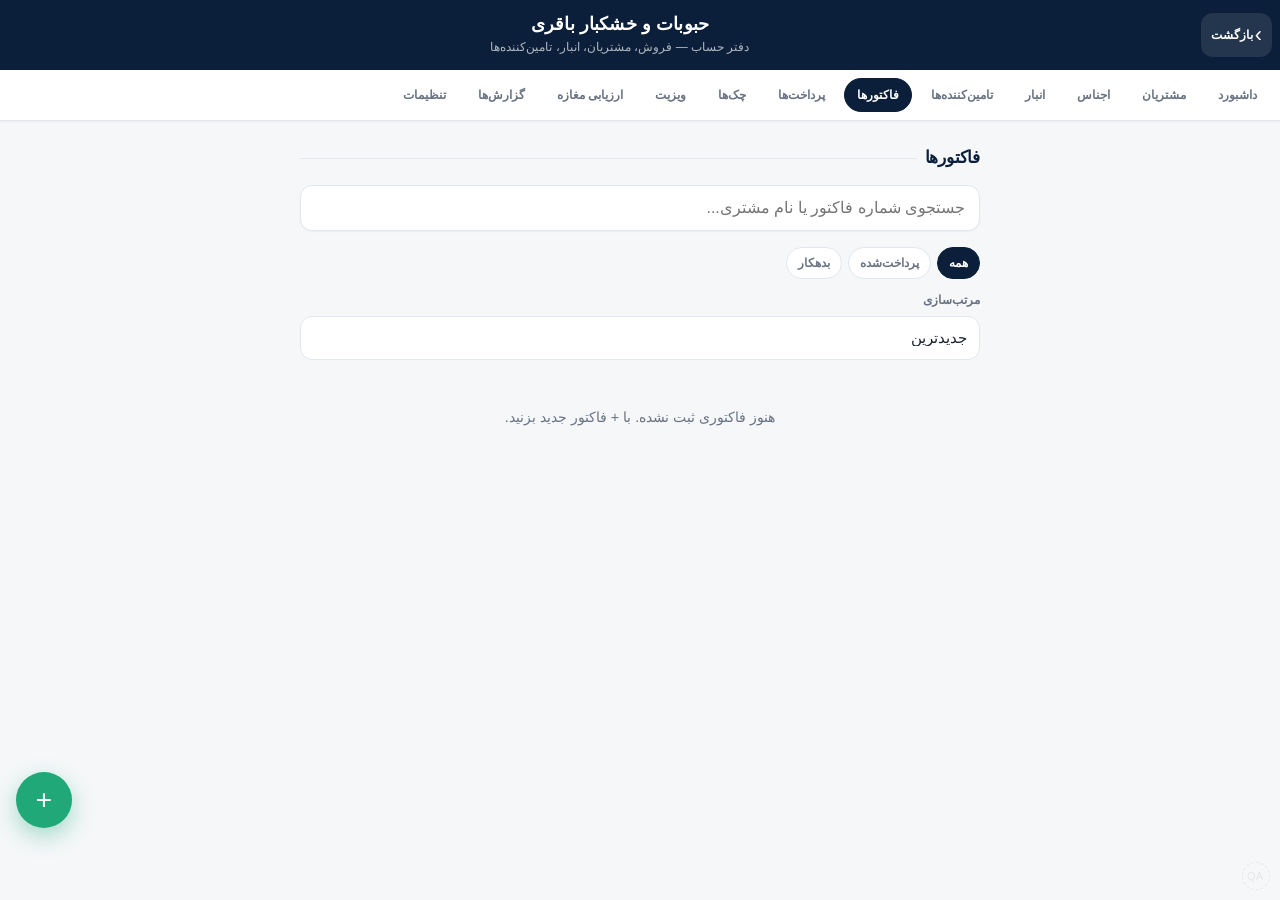
<file: invoices.html>
<!DOCTYPE html>
<html lang="fa" dir="rtl">
<head>
<meta charset="UTF-8">
<meta http-equiv="Cache-Control" content="no-cache, no-store, must-revalidate">
<meta http-equiv="Pragma" content="no-cache">
<meta http-equiv="Expires" content="0">
<meta name="viewport" content="width=device-width, initial-scale=1.0, maximum-scale=1.0">
<link rel="manifest" href="./manifest.json">
<meta name="apple-mobile-web-app-capable" content="yes">
<meta name="apple-mobile-web-app-status-bar-style" content="black-translucent">
<meta name="apple-mobile-web-app-title" content="باقری">
<link rel="apple-touch-icon" href="./icons/apple-touch-icon.png">
<title>فاکتورها — حبوبات و خشکبار باقری</title>
<script src="./vendor/xlsx.full.min.js"></script>
<script src="./vendor/html2canvas.min.js"></script>
<link rel="stylesheet" href="./css/app.css">
</head>
<body data-page="invoices">
<header>
  <h1>حبوبات و خشکبار باقری</h1>
  <p>دفتر حساب — فروش، مشتریان، انبار، تامین‌کننده‌ها</p>
</header>
<nav id="nav"></nav>
<main id="main"></main>
<button class="fab" id="fab" style="display:none;">+</button>
<div id="modalRoot"></div>
<div class="toast" id="toast"></div>
<div id="printArea"></div>

<script src="./js/models.js"></script>
<script src="./js/ui.js"></script>
<script src="./js/db.js"></script>
<script src="./js/calc.js"></script>
<script src="./js/stock.js"></script>
<script src="./js/payments.js"></script>
<script src="./js/backup.js"></script>
<script src="./js/nav.js"></script>
<script src="./js/app.js"></script>
<script>
/* Phase 6 — invoices list. Display-only calcs from stored invoice fields; create/edit via existing openInvoiceForm. */

let invQuery = '';
let invFilter = 'all'; // all | paid | debt
let invSort = 'newest'; // newest | oldest | amountDesc | amountAsc

function invoicePaidAmount(inv){
  return typeof invoiceEffectivePaid === 'function' ? invoiceEffectivePaid(inv) : invoiceOnRecordPaid(inv);
}
function invoiceRemain(inv){
  return typeof invoiceEffectiveRemain === 'function' ? invoiceEffectiveRemain(inv) : Math.max(0, (inv.total||0) - invoicePaidAmount(inv));
}
function invoicePayStatus(inv){
  const paid = invoicePaidAmount(inv);
  const total = inv.total||0;
  if(total <= 0) return { key:'paid', label:'—', cls:'' };
  if(paid <= 0) return { key:'debt', label:'پرداخت‌نشده', cls:'accent-rust' };
  if(paid + 0.5 >= total) return { key:'paid', label:'تسویه روی فاکتور', cls:'accent-olive' };
  return { key:'debt', label:'پرداخت جزئی', cls:'accent-amber' };
}

function openInvoiceDetail(invId, cid){
  location.href = './invoice.html?id=' + encodeURIComponent(invId);
}
function openCustomerDetail(cid){
  location.href = './customer.html?id=' + encodeURIComponent(cid);
}
function render(){ drawInvoicesPage(); }

function openNewInvoicePicker(){
  if(!data.customers.length){
    openSheet(`<h3>مشتری ندارید</h3><div class="empty">اول از بخش مشتریان، یک مشتری ثبت کنید.</div>
      <div class="btn-row"><a class="btn secondary" href="./customers.html">رفتن به مشتریان</a></div>`);
    return;
  }
  const opts = data.customers.slice().sort((a,b)=>(a.name||'').localeCompare(b.name||'','fa'))
    .map(c=>`<option value="${esc(c.id)}">${esc(c.name)}</option>`).join('');
  openSheet(`
    <h3>فاکتور جدید</h3>
    <div class="field"><label>مشتری</label><select id="inv-pick-customer">${opts}</select></div>
    <div class="btn-row"><button class="btn" id="inv-pick-go">ادامه</button></div>
  `);
  document.getElementById('inv-pick-go').onclick = ()=>{
    const cid = document.getElementById('inv-pick-customer').value;
    closeModal();
    openAddInvoice(cid);
  };
}

function drawInvoicesPage(){
  const main = document.getElementById('main');
  if(!main) return;

  if(!document.getElementById('invoice-list')){
    const chip = (id, label) =>
      `<button type="button" class="chip ${invFilter===id?'active':''}" data-if="${id}">${label}</button>`;
    main.innerHTML = `
      <h2 class="section-title">فاکتورها</h2>
      <div class="field"><input id="invoice-search" placeholder="جستجوی شماره فاکتور یا نام مشتری..." value="${esc(invQuery)}" autocomplete="off"></div>
      <div class="chip-row" id="invoice-chips">
        ${chip('all','همه')}
        ${chip('paid','پرداخت‌شده')}
        ${chip('debt','بدهکار')}
      </div>
      <div class="field">
        <label>مرتب‌سازی</label>
        <select id="invoice-sort">
          <option value="newest" ${invSort==='newest'?'selected':''}>جدیدترین</option>
          <option value="oldest" ${invSort==='oldest'?'selected':''}>قدیمی‌ترین</option>
          <option value="amountDesc" ${invSort==='amountDesc'?'selected':''}>بیشترین مبلغ</option>
          <option value="amountAsc" ${invSort==='amountAsc'?'selected':''}>کمترین مبلغ</option>
        </select>
      </div>
      <div id="invoice-list"></div>
    `;
    document.getElementById('invoice-search').addEventListener('input', e => {
      invQuery = e.target.value;
      renderInvoiceListOnly();
    });
    document.querySelectorAll('#invoice-chips [data-if]').forEach(btn => {
      btn.addEventListener('click', () => {
        invFilter = btn.getAttribute('data-if');
        document.querySelectorAll('#invoice-chips [data-if]').forEach(b=>{
          b.classList.toggle('active', b.getAttribute('data-if')===invFilter);
        });
        renderInvoiceListOnly();
      });
    });
    document.getElementById('invoice-sort').addEventListener('change', e => {
      invSort = e.target.value;
      renderInvoiceListOnly();
    });
  }
  renderInvoiceListOnly();
}

function renderInvoiceListOnly(){
  const listEl = document.getElementById('invoice-list');
  if(!listEl) return;

  let rows = (data.invoices || []).slice();
  const q = (invQuery||'').trim().toLowerCase();
  if(q){
    rows = rows.filter(inv => {
      const cust = data.customers.find(c=>c.id===inv.customerId);
      const name = (cust && cust.name) || '';
      return String(inv.number||'').includes(q) || name.toLowerCase().includes(q);
    });
  }

  rows = rows.map(inv => {
    const st = invoicePayStatus(inv);
    const paid = invoicePaidAmount(inv);
    const remain = invoiceRemain(inv);
    const cust = data.customers.find(c=>c.id===inv.customerId);
    return { inv, st, paid, remain, custName: cust ? cust.name : '—' };
  });

  if(invFilter === 'paid') rows = rows.filter(x => x.st.key === 'paid');
  else if(invFilter === 'debt') rows = rows.filter(x => x.st.key === 'debt');

  if(invSort === 'oldest') rows.sort((a,b)=> (a.inv.date||'').localeCompare(b.inv.date||'') || String(a.inv.number).localeCompare(String(b.inv.number)));
  else if(invSort === 'amountDesc') rows.sort((a,b)=> (b.inv.total||0)-(a.inv.total||0));
  else if(invSort === 'amountAsc') rows.sort((a,b)=> (a.inv.total||0)-(b.inv.total||0));
  else rows.sort((a,b)=> (b.inv.date||'').localeCompare(a.inv.date||'') || String(b.inv.number).localeCompare(String(a.inv.number)));

  if(!rows.length){
    listEl.innerHTML = `<div class="empty">${(data.invoices||[]).length?'موردی پیدا نشد':'هنوز فاکتوری ثبت نشده. با + فاکتور جدید بزنید.'}</div>`;
  } else {
    listEl.innerHTML = rows.map(({inv, st, paid, remain, custName}) => `
      <a class="ledger-row" href="./invoice.html?id=${encodeURIComponent(inv.id)}" style="text-decoration:none;color:inherit;">
        <span class="name">#${esc(String(inv.number||''))}
          <span class="sub">${esc(custName)} — ${faDate(inv.date)} — <span class="${st.cls}">${st.label}</span></span>
          <span class="sub">پرداخت‌شده: ${toman(paid)} ت — مانده فاکتور: ${toman(Math.max(0, remain))} ت</span>
        </span>
        <span class="filler"></span>
        <span class="amount">${toman(inv.total)} ت</span>
      </a>
    `).join('');
  }
}

bootPage('invoices', function(){
  const fab = document.getElementById('fab');
  if(fab){
    fab.style.display = 'block';
    fab.onclick = () => openNewInvoicePicker();
  }
  drawInvoicesPage();
});
</script>
<script src="./js/sw-register.js"></script>
</body>
</html>
</file>
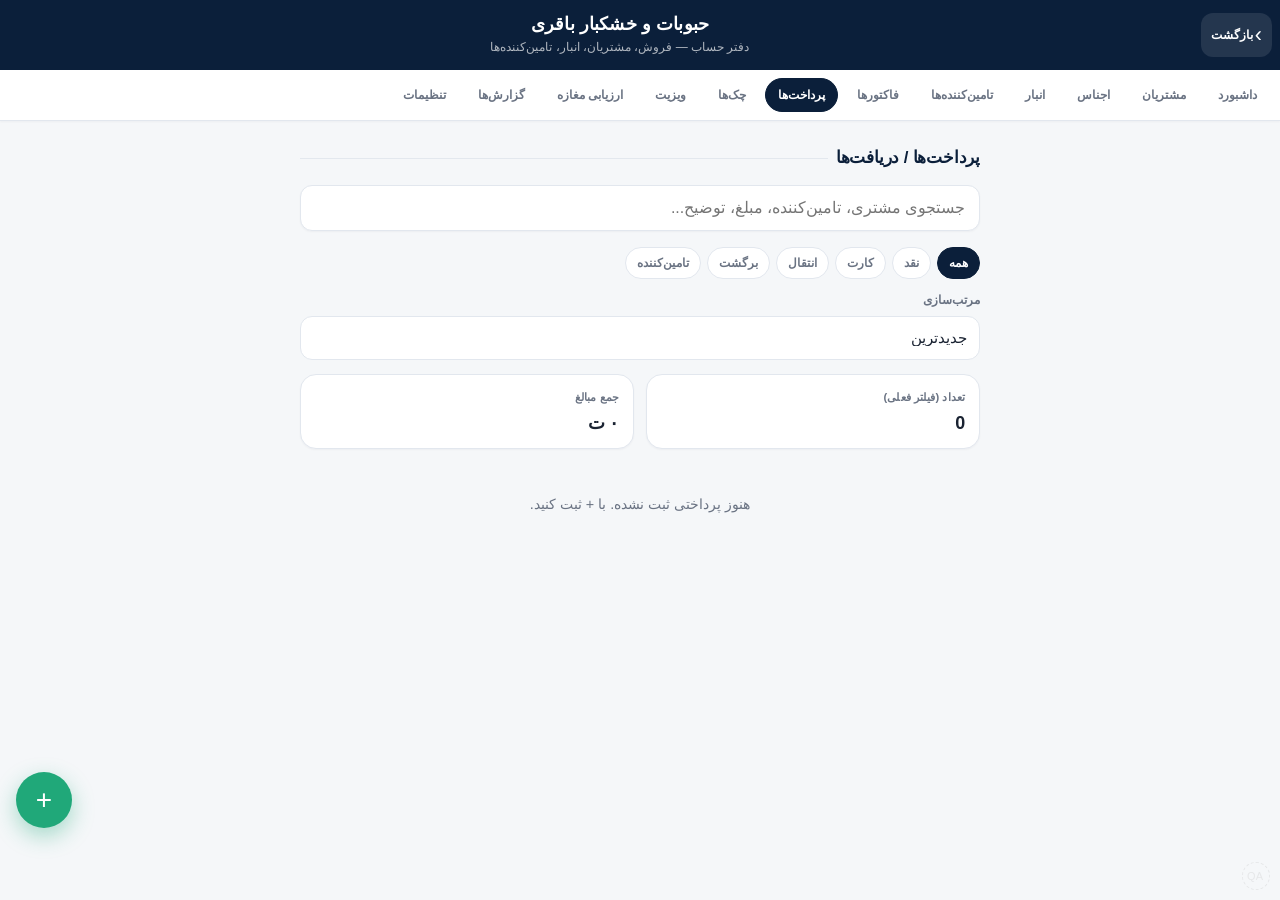
<file: payments.html>
<!DOCTYPE html>
<html lang="fa" dir="rtl">
<head>
<meta charset="UTF-8">
<meta http-equiv="Cache-Control" content="no-cache, no-store, must-revalidate">
<meta http-equiv="Pragma" content="no-cache">
<meta http-equiv="Expires" content="0">
<meta name="viewport" content="width=device-width, initial-scale=1.0, maximum-scale=1.0">
<link rel="manifest" href="./manifest.json">
<meta name="apple-mobile-web-app-capable" content="yes">
<meta name="apple-mobile-web-app-status-bar-style" content="black-translucent">
<meta name="apple-mobile-web-app-title" content="باقری">
<link rel="apple-touch-icon" href="./icons/apple-touch-icon.png">
<title>پرداخت‌ها — حبوبات و خشکبار باقری</title>
<script src="./vendor/xlsx.full.min.js"></script>
<script src="./vendor/html2canvas.min.js"></script>
<link rel="stylesheet" href="./css/app.css">
</head>
<body data-page="payments">
<header>
  <h1>حبوبات و خشکبار باقری</h1>
  <p>دفتر حساب — فروش، مشتریان، انبار، تامین‌کننده‌ها</p>
</header>
<nav id="nav"></nav>
<main id="main"></main>
<button class="fab" id="fab" style="display:none;">+</button>
<div id="modalRoot"></div>
<div class="toast" id="toast"></div>
<div id="printArea"></div>

<script src="./js/models.js"></script>
<script src="./js/ui.js"></script>
<script src="./js/db.js"></script>
<script src="./js/calc.js"></script>
<script src="./js/stock.js"></script>
<script src="./js/payments.js"></script>
<script src="./js/backup.js"></script>
<script src="./js/nav.js"></script>
<script src="./js/app.js"></script>
<script>
/* Phase 7 — payments list. Uses data.payments + supplier.payments as display only; register via openAddTransaction. */

let payQuery = '';
let payFilter = 'all'; // all | cash | card | transfer | return | discount | supplier
let paySort = 'newest'; // newest | oldest | amountDesc | amountAsc

function openCustomerDetail(cid){
  location.href = './customer.html?id=' + encodeURIComponent(cid);
}
function openSupplierDetail(sid){
  location.href = './supplier.html?id=' + encodeURIComponent(sid);
}
function render(){ drawPaymentsPage(); }

function collectPaymentRows(){
  const rows = [];
  (data.payments || []).forEach(p => {
    const cust = data.customers.find(c => c.id === p.customerId);
    const inv = p.invoiceId ? data.invoices.find(i => i.id === p.invoiceId) : null;
    rows.push({
      kind: 'customer',
      id: p.id,
      date: p.date || '',
      amount: p.amount || 0,
      method: p.method || '',
      methodLabel: paymentMethodLabel(p.method),
      partyName: cust ? cust.name : '—',
      partyId: p.customerId,
      invoiceId: p.invoiceId || null,
      invoiceNumber: inv ? inv.number : null,
      note: p.note || '',
      raw: p,
    });
  });
  (data.suppliers || []).forEach(s => {
    (s.payments || []).forEach((p, idx) => {
      rows.push({
        kind: 'supplier',
        id: 'suppay-' + s.id + '-' + idx,
        date: p.date || '',
        amount: p.amount || 0,
        method: 'supplier',
        methodLabel: 'پرداخت به تامین‌کننده',
        partyName: s.name || '—',
        partyId: s.id,
        invoiceId: null,
        invoiceNumber: null,
        note: p.note || p.desc || '',
        raw: p,
      });
    });
  });
  return rows;
}

function openNewPaymentPicker(){
  if(!data.customers.length){
    openSheet(`<h3>مشتری ندارید</h3><div class="empty">اول از بخش مشتریان، یک مشتری ثبت کنید.</div>
      <div class="btn-row"><a class="btn secondary" href="./customers.html">رفتن به مشتریان</a></div>`);
    return;
  }
  const opts = data.customers.slice().sort((a,b)=>(a.name||'').localeCompare(b.name||'','fa'))
    .map(c=>`<option value="${esc(c.id)}">${esc(c.name)}</option>`).join('');
  openSheet(`
    <h3>ثبت پرداخت / دریافت</h3>
    <div class="field"><label>مشتری</label><select id="pay-pick-customer">${opts}</select></div>
    <div class="empty" style="padding:0 0 8px;text-align:right;font-size:.78rem;">پرداخت به تامین‌کننده از صفحه همان تامین‌کننده ثبت می‌شود.</div>
    <div class="btn-row"><button class="btn" id="pay-pick-go">ادامه</button></div>
  `);
  document.getElementById('pay-pick-go').onclick = ()=>{
    const cid = document.getElementById('pay-pick-customer').value;
    closeModal();
    openAddTransaction(cid);
  };
}

function drawPaymentsPage(){
  const main = document.getElementById('main');
  if(!main) return;

  if(!document.getElementById('payment-list')){
    const chip = (id, label) =>
      `<button type="button" class="chip ${payFilter===id?'active':''}" data-pf="${id}">${label}</button>`;
    main.innerHTML = `
      <h2 class="section-title">پرداخت‌ها / دریافت‌ها</h2>
      <div class="field"><input id="payment-search" placeholder="جستجوی مشتری، تامین‌کننده، مبلغ، توضیح..." value="${esc(payQuery)}" autocomplete="off"></div>
      <div class="chip-row" id="payment-chips">
        ${chip('all','همه')}
        ${chip('cash','نقد')}
        ${chip('card','کارت')}
        ${chip('transfer','انتقال')}
        ${chip('return','برگشت')}
        ${chip('supplier','تامین‌کننده')}
      </div>
      <div class="field">
        <label>مرتب‌سازی</label>
        <select id="payment-sort">
          <option value="newest" ${paySort==='newest'?'selected':''}>جدیدترین</option>
          <option value="oldest" ${paySort==='oldest'?'selected':''}>قدیمی‌ترین</option>
          <option value="amountDesc" ${paySort==='amountDesc'?'selected':''}>بیشترین مبلغ</option>
          <option value="amountAsc" ${paySort==='amountAsc'?'selected':''}>کمترین مبلغ</option>
        </select>
      </div>
      <div id="payment-summary" class="cards" style="margin-bottom:12px;"></div>
      <div id="payment-list"></div>
    `;
    document.getElementById('payment-search').addEventListener('input', e => {
      payQuery = e.target.value;
      renderPaymentListOnly();
    });
    document.querySelectorAll('#payment-chips [data-pf]').forEach(btn => {
      btn.addEventListener('click', () => {
        payFilter = btn.getAttribute('data-pf');
        document.querySelectorAll('#payment-chips [data-pf]').forEach(b=>{
          b.classList.toggle('active', b.getAttribute('data-pf')===payFilter);
        });
        renderPaymentListOnly();
      });
    });
    document.getElementById('payment-sort').addEventListener('change', e => {
      paySort = e.target.value;
      renderPaymentListOnly();
    });
  }
  renderPaymentListOnly();
}

function renderPaymentListOnly(){
  const listEl = document.getElementById('payment-list');
  const sumEl = document.getElementById('payment-summary');
  if(!listEl || !sumEl) return;

  let rows = collectPaymentRows();
  const q = (payQuery||'').trim().toLowerCase();
  if(q){
    rows = rows.filter(r =>
      (r.partyName||'').toLowerCase().includes(q) ||
      (r.methodLabel||'').toLowerCase().includes(q) ||
      (r.note||'').toLowerCase().includes(q) ||
      String(r.amount).includes(q) ||
      String(r.invoiceNumber||'').includes(q)
    );
  }

  if(payFilter === 'supplier') rows = rows.filter(r => r.kind === 'supplier');
  else if(payFilter !== 'all') rows = rows.filter(r => r.method === payFilter);

  if(paySort === 'oldest') rows.sort((a,b)=> (a.date||'').localeCompare(b.date||'') || a.amount-b.amount);
  else if(paySort === 'amountDesc') rows.sort((a,b)=> b.amount - a.amount);
  else if(paySort === 'amountAsc') rows.sort((a,b)=> a.amount - b.amount);
  else rows.sort((a,b)=> (b.date||'').localeCompare(a.date||'') || b.amount-a.amount);

  const totalAmount = rows.reduce((s,r)=>s+(r.amount||0),0);
  sumEl.innerHTML = `
    <div class="card"><div class="label">تعداد (فیلتر فعلی)</div><div class="value">${rows.length}</div></div>
    <div class="card"><div class="label">جمع مبالغ</div><div class="value">${toman(totalAmount)} ت</div></div>
  `;

  if(!rows.length){
    listEl.innerHTML = `<div class="empty">${collectPaymentRows().length?'موردی پیدا نشد':'هنوز پرداختی ثبت نشده. با + ثبت کنید.'}</div>`;
    return;
  }

  listEl.innerHTML = rows.map(r => {
    const href = r.kind === 'supplier'
      ? `./supplier.html?id=${encodeURIComponent(r.partyId)}`
      : (r.invoiceId
          ? `./invoice.html?id=${encodeURIComponent(r.invoiceId)}`
          : `./customer.html?id=${encodeURIComponent(r.partyId)}`);
    const subParts = [r.methodLabel, faDate(r.date)];
    if(r.invoiceNumber != null) subParts.push('فاکتور #' + r.invoiceNumber);
    if(r.note) subParts.push(r.note);
    return `<a class="ledger-row" href="${href}" style="text-decoration:none;color:inherit;">
      <span class="name">${esc(r.partyName)}
        <span class="sub">${esc(subParts.join(' — '))}</span>
      </span>
      <span class="filler"></span>
      <span class="amount">${toman(r.amount)} ت</span>
    </a>`;
  }).join('');
}

bootPage('payments', function(){
  const fab = document.getElementById('fab');
  if(fab){
    fab.style.display = 'block';
    fab.onclick = () => openNewPaymentPicker();
  }
  drawPaymentsPage();
});
</script>
<script src="./js/sw-register.js"></script>
</body>
</html>
</file>
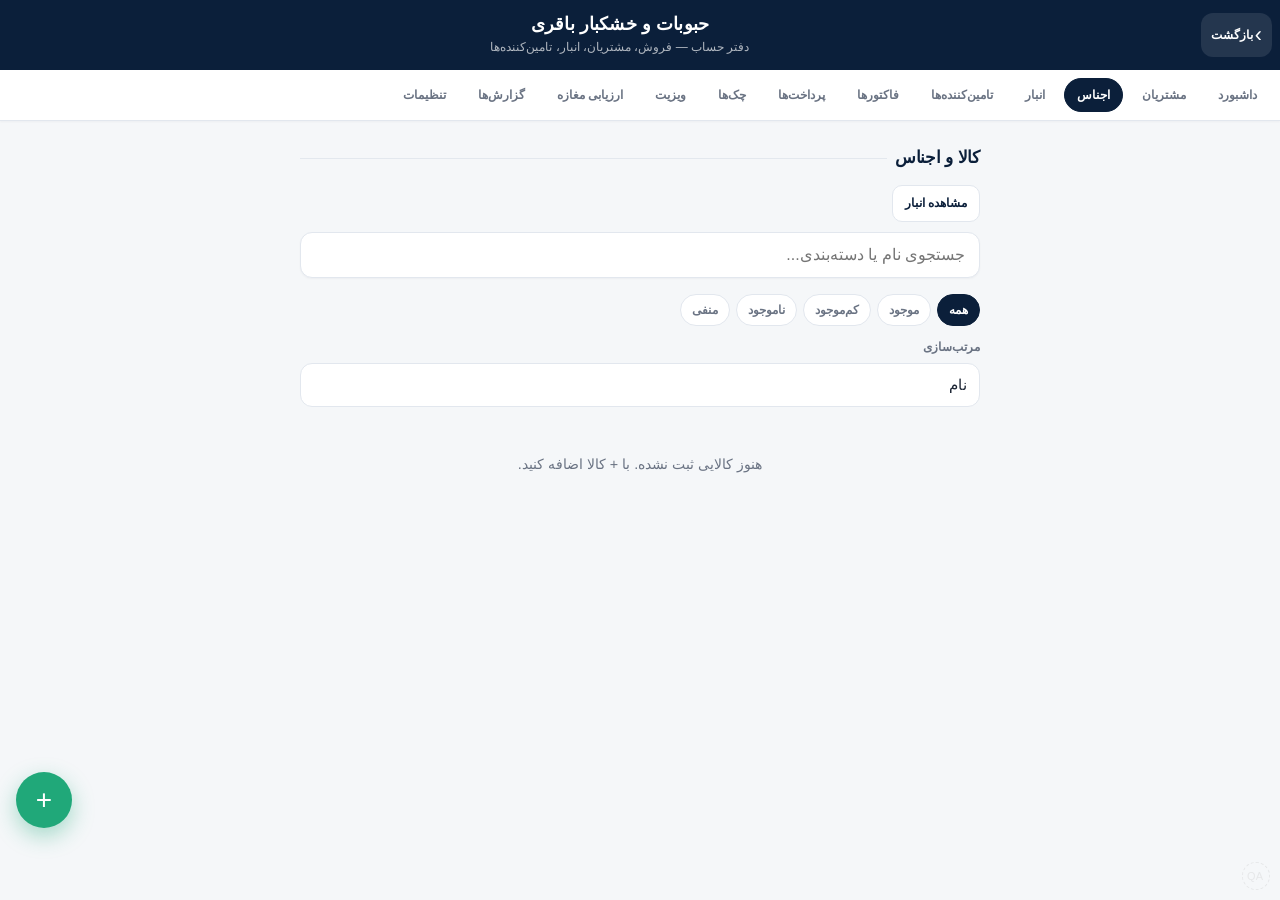
<file: products.html>
<!DOCTYPE html>
<html lang="fa" dir="rtl">
<head>
<meta charset="UTF-8">
<meta http-equiv="Cache-Control" content="no-cache, no-store, must-revalidate">
<meta http-equiv="Pragma" content="no-cache">
<meta http-equiv="Expires" content="0">
<meta name="viewport" content="width=device-width, initial-scale=1.0, maximum-scale=1.0">
<link rel="manifest" href="./manifest.json">
<meta name="apple-mobile-web-app-capable" content="yes">
<meta name="apple-mobile-web-app-status-bar-style" content="black-translucent">
<meta name="apple-mobile-web-app-title" content="باقری">
<link rel="apple-touch-icon" href="./icons/apple-touch-icon.png">
<title>اجناس — حبوبات و خشکبار باقری</title>
<script src="./vendor/xlsx.full.min.js"></script>
<script src="./vendor/html2canvas.min.js"></script>
<link rel="stylesheet" href="./css/app.css">
</head>
<body data-page="products">
<header>
  <h1>حبوبات و خشکبار باقری</h1>
  <p>دفتر حساب — فروش، مشتریان، انبار، تامین‌کننده‌ها</p>
</header>
<nav id="nav"></nav>
<main id="main"></main>
<button class="fab" id="fab" style="display:none;">+</button>
<div id="modalRoot"></div>
<div class="toast" id="toast"></div>
<div id="printArea"></div>

<script src="./js/models.js"></script>
<script src="./js/ui.js"></script>
<script src="./js/db.js"></script>
<script src="./js/calc.js"></script>
<script src="./js/stock.js"></script>
<script src="./js/payments.js"></script>
<script src="./js/backup.js"></script>
<script src="./js/nav.js"></script>
<script src="./js/app.js"></script>
<script>
/* Phase 4 — products list. Stock math only via existing fields + inventoryValue helpers. */

let prodQuery = '';
let prodFilter = 'all'; // all | in | low | zero | neg | inactive
let prodSort = 'name'; // name | stockDesc | stockAsc | valueDesc

function render(){ drawProductsPage(); }

function productStatus(p){
  const q = Number(p.stockQty)||0;
  const min = Number(p.minStock)||0;
  if(q < 0) return { key:'neg', label:'موجودی منفی', cls:'accent-red' };
  if(q === 0) return { key:'zero', label:'ناموجود', cls:'accent-rust' };
  if(min > 0 && q <= min) return { key:'low', label:'کم‌موجود', cls:'accent-amber' };
  return { key:'ok', label:'موجود', cls:'accent-olive' };
}

function productValue(p){
  return (Number(p.stockQty)||0) * (Number(p.buy)||0);
}

function drawProductsPage(){
  const main = document.getElementById('main');
  if(!main) return;

  if(!document.getElementById('product-list')){
    const chip = (id, label) =>
      `<button type="button" class="chip ${prodFilter===id?'active':''}" data-pf="${id}">${label}</button>`;
    main.innerHTML = `
      <h2 class="section-title">کالا و اجناس</h2>
      <div class="btn-row" style="margin-bottom:10px;">
        <a class="btn secondary small" href="./inventory.html">مشاهده انبار</a>
      </div>
      <div class="field"><input id="product-search" placeholder="جستجوی نام یا دسته‌بندی..." value="${esc(prodQuery)}" autocomplete="off"></div>
      <div class="chip-row" id="product-chips">
        ${chip('all','همه')}
        ${chip('in','موجود')}
        ${chip('low','کم‌موجود')}
        ${chip('zero','ناموجود')}
        ${chip('neg','منفی')}
      </div>
      <div class="field">
        <label>مرتب‌سازی</label>
        <select id="product-sort">
          <option value="name" ${prodSort==='name'?'selected':''}>نام</option>
          <option value="stockDesc" ${prodSort==='stockDesc'?'selected':''}>بیشترین موجودی</option>
          <option value="stockAsc" ${prodSort==='stockAsc'?'selected':''}>کمترین موجودی</option>
          <option value="valueDesc" ${prodSort==='valueDesc'?'selected':''}>ارزش موجودی</option>
        </select>
      </div>
      <div id="product-list"></div>
    `;
    document.getElementById('product-search').addEventListener('input', e => {
      prodQuery = e.target.value;
      renderProductListOnly();
    });
    document.querySelectorAll('#product-chips [data-pf]').forEach(btn => {
      btn.addEventListener('click', () => {
        prodFilter = btn.getAttribute('data-pf');
        document.querySelectorAll('#product-chips [data-pf]').forEach(b=>{
          b.classList.toggle('active', b.getAttribute('data-pf')===prodFilter);
        });
        renderProductListOnly();
      });
    });
    document.getElementById('product-sort').addEventListener('change', e => {
      prodSort = e.target.value;
      renderProductListOnly();
    });
  } else {
    document.querySelectorAll('#product-chips [data-pf]').forEach(b=>{
      b.classList.toggle('active', b.getAttribute('data-pf')===prodFilter);
    });
    const sel = document.getElementById('product-sort');
    if(sel) sel.value = prodSort;
  }
  renderProductListOnly();
}

function renderProductListOnly(){
  const list = document.getElementById('product-list');
  if(!list) return;

  let rows = (data.products || []).slice();
  const q = (prodQuery||'').trim().toLowerCase();
  if(q){
    rows = rows.filter(p =>
      (p.name||'').toLowerCase().includes(q) ||
      (p.category||'').toLowerCase().includes(q)
    );
  }

  rows = rows.map(p => ({ p, st: productStatus(p), val: productValue(p) }));

  if(prodFilter === 'in') rows = rows.filter(x => (Number(x.p.stockQty)||0) > 0);
  else if(prodFilter === 'low') rows = rows.filter(x => x.st.key === 'low');
  else if(prodFilter === 'zero') rows = rows.filter(x => x.st.key === 'zero');
  else if(prodFilter === 'neg') rows = rows.filter(x => x.st.key === 'neg');

  if(prodSort === 'stockDesc') rows.sort((a,b)=> (b.p.stockQty||0)-(a.p.stockQty||0));
  else if(prodSort === 'stockAsc') rows.sort((a,b)=> (a.p.stockQty||0)-(b.p.stockQty||0));
  else if(prodSort === 'valueDesc') rows.sort((a,b)=> b.val - a.val);
  else rows.sort((a,b)=> (a.p.name||'').localeCompare(b.p.name||'', 'fa'));

  if(!rows.length){
    list.innerHTML = `<div class="empty">${(data.products||[]).length?'موردی پیدا نشد':'هنوز کالایی ثبت نشده. با + کالا اضافه کنید.'}</div>`;
  } else {
    list.innerHTML = rows.map(({p, st, val}) => {
      const unit = p.packageWeight ? ('بسته ' + p.packageWeight) : 'عدد';
      const inactive = p.active === false ? ' <span class="badge">غیرفعال</span>' : '';
      return `<div class="ledger-row" data-edit-product="${esc(p.id)}" style="cursor:pointer;">
        <span class="name">${esc(p.name)}${inactive}
          <span class="sub">${esc(p.category||'—')} — واحد: ${esc(String(unit))} — خرید: ${toman(p.buy)} / فروش: ${toman(p.retail||p.sell||0)}</span>
          <span class="sub ${st.cls}">${st.label}${st.key==='low' && p.minStock ? ' (حداقل '+p.minStock+')' : ''}</span>
        </span>
        <span class="filler"></span>
        <span class="amount">
          ${p.stockQty||0}
          <span class="sub" style="display:block;">ارزش: ${toman(val)} ت</span>
        </span>
      </div>`;
    }).join('');
    list.querySelectorAll('[data-edit-product]').forEach(row => {
      row.addEventListener('click', () => openAddProduct(row.getAttribute('data-edit-product')));
    });
  }
}

bootPage('products', function(){
  const fab = document.getElementById('fab');
  if(fab){
    fab.style.display = 'block';
    fab.onclick = () => openAddProduct();
  }
  drawProductsPage();
});
</script>
<script src="./js/sw-register.js"></script>
</body>
</html>
</file>
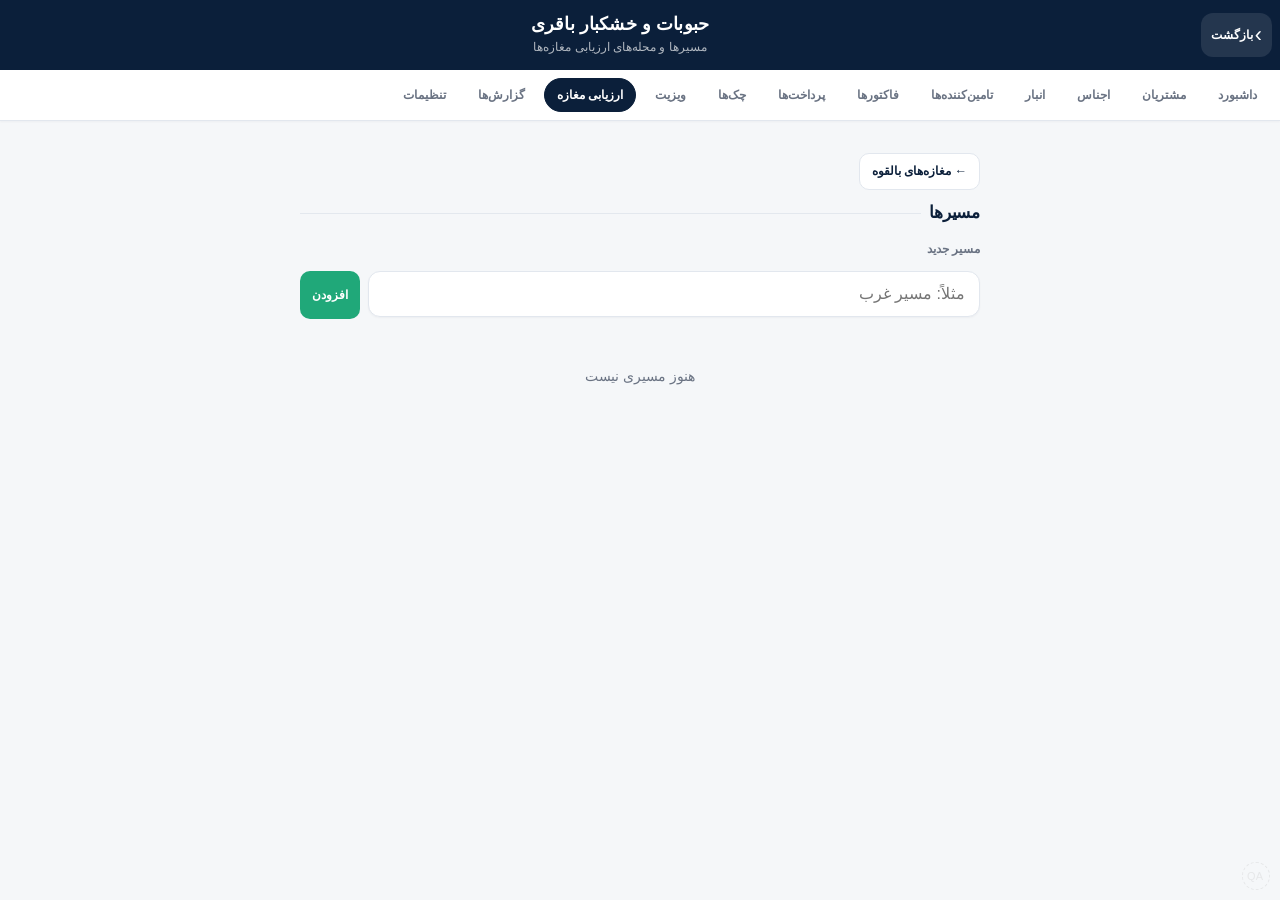
<file: prospect-routes.html>
<!DOCTYPE html>
<html lang="fa" dir="rtl">
<head>
<meta charset="UTF-8">
<meta name="viewport" content="width=device-width, initial-scale=1.0, maximum-scale=1.0">
<link rel="manifest" href="./manifest.json">
<meta name="apple-mobile-web-app-capable" content="yes">
<meta name="apple-mobile-web-app-status-bar-style" content="black-translucent">
<meta name="apple-mobile-web-app-title" content="باقری">
<link rel="apple-touch-icon" href="./icons/apple-touch-icon.png">
<title>مسیرهای ارزیابی</title>
<link rel="stylesheet" href="./css/app.css">
</head>
<body data-page="prospects">
<header>
  <h1>حبوبات و خشکبار باقری</h1>
  <p>مسیرها و محله‌های ارزیابی مغازه‌ها</p>
</header>
<nav id="nav"></nav>
<main id="main"></main>
<div id="modalRoot"></div>
<div class="toast" id="toast"></div>
<div id="printArea"></div>

<script src="./js/models.js"></script>
<script src="./js/ui.js"></script>
<script src="./js/db.js"></script>
<script src="./js/calc.js"></script>
<script src="./js/stock.js"></script>
<script src="./js/payments.js"></script>
<script src="./js/backup.js"></script>
<script src="./js/nav.js"></script>
<script src="./js/app.js"></script>
<script src="./js/prospect-scoring.js"></script>
<script src="./js/prospect-db.js"></script>
<script src="./js/prospect-core.js"></script>
<script>
function drawRoutes(){
  const main=document.getElementById('main');
  const routes=prospectState.routes;
  main.innerHTML=`
    <div class="btn-row" style="margin-bottom:10px;">
      <a class="btn secondary small" href="./prospects.html">← مغازه‌های بالقوه</a>
    </div>
    <h2 class="section-title">مسیرها</h2>
    <div class="field"><label>مسیر جدید</label>
      <div class="btn-row">
        <input id="new-route" placeholder="مثلاً: مسیر غرب" style="flex:1;">
        <button type="button" class="btn small" id="add-route">افزودن</button>
      </div>
    </div>
    <div id="route-list"></div>
  `;
  const list=document.getElementById('route-list');
  if(!routes.length){
    list.innerHTML='<div class="empty">هنوز مسیری نیست</div>';
  } else {
    list.innerHTML=routes.map(r=>{
      const count=prospectState.shops.filter(s=>s.routeId===r.id).length;
      const neigh=(r.neighborhoods||[]).map(n=>`<span class="badge" style="margin:2px;">${esc(n.name)}</span>`).join(' ')||'<span class="sub">بدون محله</span>';
      return `<div class="card" style="margin-bottom:10px;" data-route="${esc(r.id)}">
        <div style="font-weight:800;">${esc(r.name)} <span class="sub">(${count} مغازه)</span></div>
        <div style="margin:8px 0;">${neigh}</div>
        <div class="btn-row">
          <button type="button" class="btn small secondary" data-add-neigh="${esc(r.id)}">+ محله</button>
          <button type="button" class="btn small danger" data-del-route="${esc(r.id)}">حذف مسیر</button>
        </div>
      </div>`;
    }).join('');
  }
  document.getElementById('add-route').onclick=async ()=>{
    const name=(document.getElementById('new-route').value||'').trim();
    if(!name){showToast('نام مسیر را وارد کن');return;}
    await addProspectRoute(name);
    showToast('مسیر اضافه شد');
    drawRoutes();
  };
  list.querySelectorAll('[data-add-neigh]').forEach(btn=>{
    btn.onclick=async ()=>{
      const name=prompt('نام محله / خیابان:');
      if(!name||!name.trim()) return;
      await addProspectNeighborhood(btn.getAttribute('data-add-neigh'), name.trim());
      showToast('محله اضافه شد');
      drawRoutes();
    };
  });
  list.querySelectorAll('[data-del-route]').forEach(btn=>{
    btn.onclick=async ()=>{
      if(!confirm('این مسیر حذف شود؟')) return;
      await deleteProspectRoute(btn.getAttribute('data-del-route'));
      showToast('حذف شد');
      drawRoutes();
    };
  });
}
bootProspectPage('prospects', drawRoutes);
</script>
<script src="./js/sw-register.js"></script>
</body>
</html>
</file>
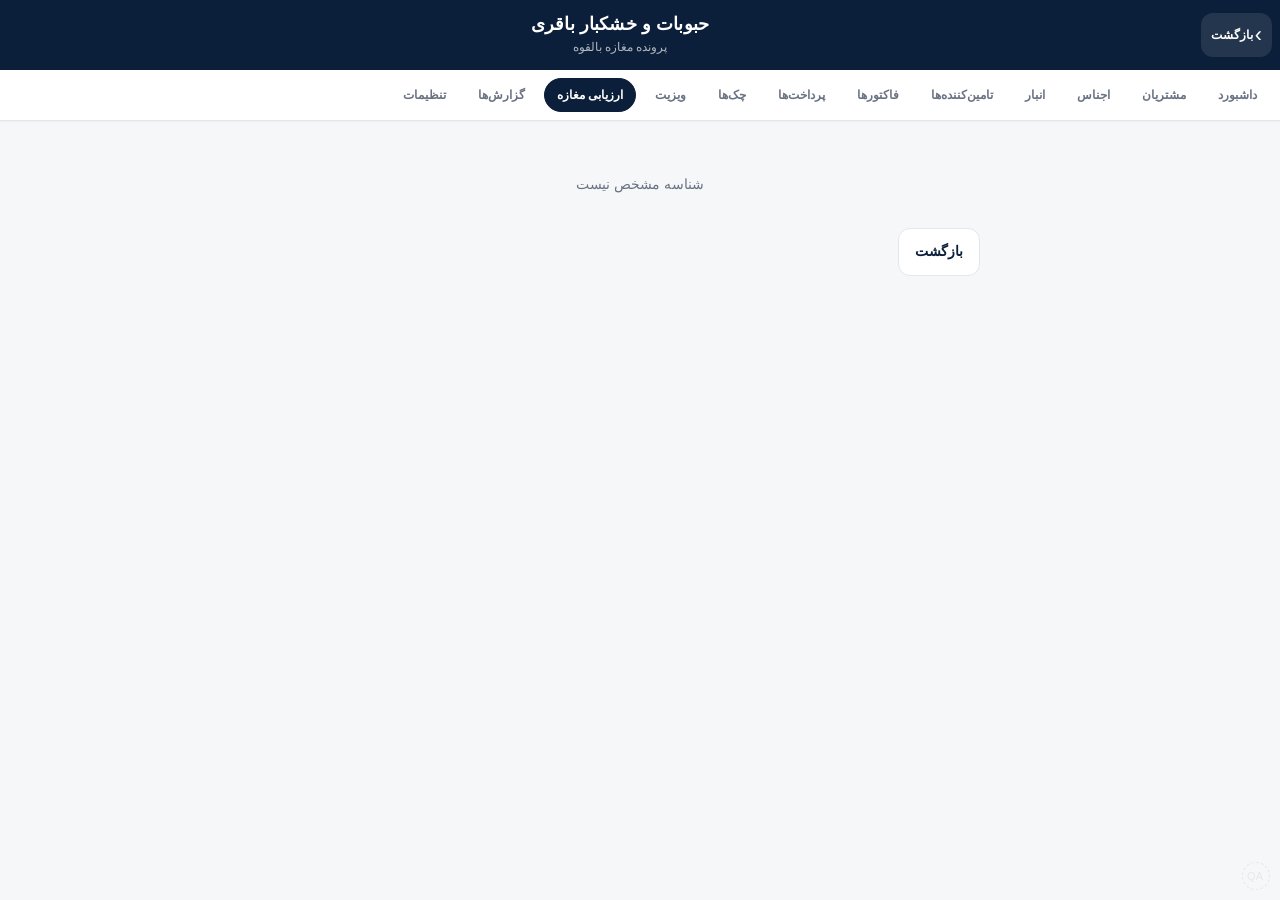
<file: prospect.html>
<!DOCTYPE html>
<html lang="fa" dir="rtl">
<head>
<meta charset="UTF-8">
<meta name="viewport" content="width=device-width, initial-scale=1.0, maximum-scale=1.0">
<link rel="manifest" href="./manifest.json">
<meta name="apple-mobile-web-app-capable" content="yes">
<meta name="apple-mobile-web-app-status-bar-style" content="black-translucent">
<meta name="apple-mobile-web-app-title" content="باقری">
<link rel="apple-touch-icon" href="./icons/apple-touch-icon.png">
<title>پرونده مغازه — ارزیابی</title>
<link rel="stylesheet" href="./css/app.css">
<style>
.rank-pill{display:inline-block;padding:4px 12px;border-radius:20px;color:#fff;font-weight:800;font-size:.85rem;}
.converted-banner{background:#0F7A4A;color:#fff;border-radius:12px;padding:12px;margin-bottom:12px;font-weight:700;}
.answer-row{display:flex;justify-content:space-between;gap:10px;padding:8px 0;border-bottom:1px dotted var(--line);font-size:.85rem;}
.answer-row .q{color:var(--ink-soft);flex:1;}
.answer-row .a{font-weight:700;}
</style>
</head>
<body data-page="prospects">
<header>
  <h1>حبوبات و خشکبار باقری</h1>
  <p>پرونده مغازه بالقوه</p>
</header>
<nav id="nav"></nav>
<main id="main"></main>
<div id="modalRoot"></div>
<div class="toast" id="toast"></div>
<div id="printArea"></div>

<script src="./js/models.js"></script>
<script src="./js/ui.js"></script>
<script src="./js/db.js"></script>
<script src="./js/calc.js"></script>
<script src="./js/stock.js"></script>
<script src="./js/payments.js"></script>
<script src="./js/backup.js"></script>
<script src="./js/nav.js"></script>
<script src="./js/app.js"></script>
<script src="./js/prospect-scoring.js"></script>
<script src="./js/prospect-db.js"></script>
<script src="./js/prospect-core.js"></script>
<script>
function rankPill(rank){
  const info=PROSPECT_RANK_INFO[rank]||PROSPECT_RANK_INFO['D'];
  return `<span class="rank-pill" style="background:${info.color}">${esc(rank)}</span>`;
}

function drawProspectDetail(){
  const main=document.getElementById('main');
  const id=getQueryParam('id');
  if(!id){
    main.innerHTML=`<div class="empty">شناسه مشخص نیست</div><a class="btn secondary" href="./prospects.html">بازگشت</a>`;
    return;
  }
  const shop=prospectState.shops.find(s=>s.id===id);
  if(!shop){
    main.innerHTML=`<div class="empty">مغازه پیدا نشد</div><a class="btn secondary" href="./prospects.html">بازگشت</a>`;
    return;
  }
  const last=shop.visits.length?shop.visits[shop.visits.length-1]:null;
  const info=PROSPECT_RANK_INFO[shop.latestRank]||PROSPECT_RANK_INFO['D'];

  let answersHtml='';
  if(last){
    answersHtml=PROSPECT_QUESTIONS.map(q=>{
      const opt=q.options.find(o=>o.key===last.answers[q.id]);
      return `<div class="answer-row"><span class="q">${esc(q.label)}</span><span class="a">${opt?esc(opt.label):'—'}</span></div>`;
    }).join('');
  }

  const visitRows=shop.visits.slice().reverse().map(v=>{
    const tags=(v.tags||[]).map(tk=>{
      const t=PROSPECT_VISIT_TAGS.find(x=>x.key===tk);
      return t?t.label:tk;
    }).join('، ');
    return `<div class="ledger-row" style="cursor:default;">
      <span class="name">${prospectFaDateTime(v.date)}
        <span class="sub">${tags?esc(tags):'بدون برچسب'}</span>
      </span>
      <span class="filler"></span>
      <span class="amount">${v.score} ${rankPill(v.rank)}</span>
    </div>`;
  }).join('')||'<div class="empty">ویزیتی ثبت نشده</div>';

  main.innerHTML=`
    <div class="btn-row" style="margin-bottom:10px;">
      <a class="btn secondary small" href="./prospects.html">← لیست مغازه‌ها</a>
    </div>
    ${shop.status==='converted'?`<div class="converted-banner">✅ این مغازه به مشتری تبدیل شده است.</div>`:''}
    <div class="card" style="margin-bottom:12px;">
      <div style="font-size:1.2rem;font-weight:800;">${esc(shop.name)}</div>
      <div style="font-size:.88rem;margin-top:6px;line-height:1.7;">
        <div>مسیر: ${esc(prospectRouteName(shop.routeId))}</div>
        <div>محله: ${esc(prospectNeighborhoodName(shop.routeId,shop.neighborhoodId))}</div>
        <div style="margin-top:8px;">امتیاز: <b>${shop.latestScore}</b> ${rankPill(shop.latestRank)}</div>
        <div class="sub" style="margin-top:4px;">${esc(info.desc)}</div>
      </div>
    </div>
    <div class="btn-row" style="margin-bottom:14px;">
      <a class="btn small" href="./evaluation.html?shopId=${encodeURIComponent(shop.id)}">ثبت ویزیت / ارزیابی جدید</a>
      ${shop.status!=='converted'
        ? `<button type="button" class="btn small secondary" id="btn-convert">تبدیل به مشتری</button>`
        : (shop.linkedCustomerId
            ? `<a class="btn small secondary" href="./customer.html?id=${encodeURIComponent(shop.linkedCustomerId)}">پرونده مشتری</a>`
            : '')}
    </div>
    ${last?`<h3 class="sub-title">پاسخ‌های آخرین ارزیابی</h3><div class="card">${answersHtml}</div>`:''}
    <h3 class="sub-title">سوابق ویزیت / ارزیابی (${shop.visits.length})</h3>
    ${visitRows}
  `;

  const btn=document.getElementById('btn-convert');
  if(btn){
    btn.onclick=async ()=>{
      if(!confirm('مغازه «'+shop.name+'» به مشتری CRM تبدیل شود؟\nسوابق ارزیابی در همین بخش باقی می‌ماند و به ویزیت مشتری کپی نمی‌شود.')) return;
      try{
        const res=await convertProspectToCustomer(shop.id);
        showToast(res.created?'مشتری جدید ساخته شد':'قبلاً تبدیل شده بود');
        drawProspectDetail();
      }catch(e){
        console.error(e);
        showToast(e.message||'خطا در تبدیل');
      }
    };
  }
}

bootProspectPage('prospects', drawProspectDetail);
</script>
<script src="./js/sw-register.js"></script>
</body>
</html>
</file>
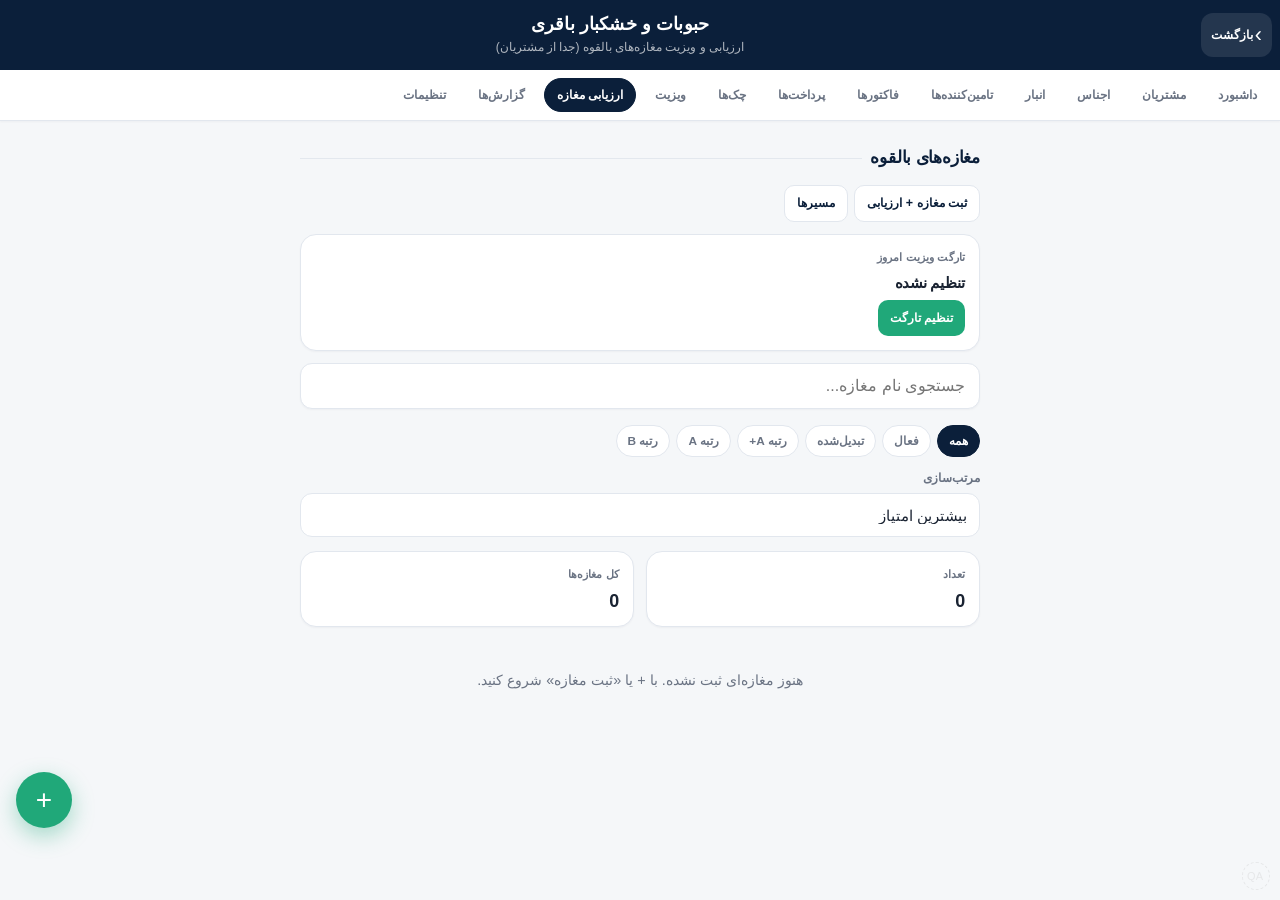
<file: prospects.html>
<!DOCTYPE html>
<html lang="fa" dir="rtl">
<head>
<meta charset="UTF-8">
<meta http-equiv="Cache-Control" content="no-cache, no-store, must-revalidate">
<meta name="viewport" content="width=device-width, initial-scale=1.0, maximum-scale=1.0">
<link rel="manifest" href="./manifest.json">
<meta name="apple-mobile-web-app-capable" content="yes">
<meta name="apple-mobile-web-app-status-bar-style" content="black-translucent">
<meta name="apple-mobile-web-app-title" content="باقری">
<link rel="apple-touch-icon" href="./icons/apple-touch-icon.png">
<title>ارزیابی مغازه‌ها — حبوبات و خشکبار باقری</title>
<link rel="stylesheet" href="./css/app.css">
<style>
.rank-pill{display:inline-block;padding:3px 10px;border-radius:20px;color:#fff;font-weight:800;font-size:.75rem;}
.prospect-subnav{display:flex;flex-wrap:wrap;gap:6px;margin-bottom:12px;}
</style>
</head>
<body data-page="prospects">
<header>
  <h1>حبوبات و خشکبار باقری</h1>
  <p>ارزیابی و ویزیت مغازه‌های بالقوه (جدا از مشتریان)</p>
</header>
<nav id="nav"></nav>
<main id="main"></main>
<button class="fab" id="fab" style="display:none;">+</button>
<div id="modalRoot"></div>
<div class="toast" id="toast"></div>
<div id="printArea"></div>

<script src="./js/models.js"></script>
<script src="./js/ui.js"></script>
<script src="./js/db.js"></script>
<script src="./js/calc.js"></script>
<script src="./js/stock.js"></script>
<script src="./js/payments.js"></script>
<script src="./js/backup.js"></script>
<script src="./js/nav.js"></script>
<script src="./js/app.js"></script>
<script src="./js/prospect-scoring.js"></script>
<script src="./js/prospect-db.js"></script>
<script src="./js/prospect-core.js"></script>
<script>
let pQuery='', pFilter='all', pSort='score_desc';

function rankPill(rank){
  const info = PROSPECT_RANK_INFO[rank]||PROSPECT_RANK_INFO['D'];
  return `<span class="rank-pill" style="background:${info.color}">${esc(rank)}</span>`;
}

function drawProspectsPage(){
  const main=document.getElementById('main');
  if(!main) return;
  if(!document.getElementById('prospect-list')){
    const chip=(id,label)=>`<button type="button" class="chip ${pFilter===id?'active':''}" data-pf="${id}">${label}</button>`;
    main.innerHTML=`
      <h2 class="section-title">مغازه‌های بالقوه</h2>
      <div class="prospect-subnav">
        <a class="btn small secondary" href="./evaluation.html">ثبت مغازه + ارزیابی</a>
        <a class="btn small secondary" href="./prospect-routes.html">مسیرها</a>
      </div>
      <div id="prospect-target" class="cards" style="margin-bottom:12px;"></div>
      <div class="field"><input id="prospect-search" placeholder="جستجوی نام مغازه..." value="${esc(pQuery)}" autocomplete="off"></div>
      <div class="chip-row" id="prospect-chips">
        ${chip('all','همه')}
        ${chip('active','فعال')}
        ${chip('converted','تبدیل‌شده')}
        ${chip('A+','رتبه A+')}
        ${chip('A','رتبه A')}
        ${chip('B','رتبه B')}
      </div>
      <div class="field"><label>مرتب‌سازی</label>
        <select id="prospect-sort">
          <option value="score_desc" ${pSort==='score_desc'?'selected':''}>بیشترین امتیاز</option>
          <option value="score_asc" ${pSort==='score_asc'?'selected':''}>کمترین امتیاز</option>
          <option value="name" ${pSort==='name'?'selected':''}>نام</option>
          <option value="newest" ${pSort==='newest'?'selected':''}>جدیدترین</option>
        </select>
      </div>
      <div id="prospect-summary" class="cards" style="margin-bottom:10px;"></div>
      <div id="prospect-list"></div>
    `;
    document.getElementById('prospect-search').addEventListener('input',e=>{pQuery=e.target.value;renderProspectListOnly();});
    document.querySelectorAll('#prospect-chips [data-pf]').forEach(btn=>{
      btn.addEventListener('click',()=>{
        pFilter=btn.getAttribute('data-pf');
        document.querySelectorAll('#prospect-chips [data-pf]').forEach(b=>b.classList.toggle('active',b.getAttribute('data-pf')===pFilter));
        renderProspectListOnly();
      });
    });
    document.getElementById('prospect-sort').addEventListener('change',e=>{pSort=e.target.value;renderProspectListOnly();});
  }
  renderTargetCard();
  renderProspectListOnly();
}

function renderTargetCard(){
  const el=document.getElementById('prospect-target');
  if(!el) return;
  const dt=prospectState.dailyTarget||{target:0,count:0};
  if(!dt.target){
    el.innerHTML=`<div class="card wide"><div class="label">تارگت ویزیت امروز</div>
      <div class="value" style="font-size:.95rem;">تنظیم نشده</div>
      <div class="btn-row" style="margin-top:8px;"><button type="button" class="btn small" id="set-target-btn">تنظیم تارگت</button></div></div>`;
  } else {
    const pct=Math.min(100,Math.round((dt.count/dt.target)*100));
    el.innerHTML=`<div class="card wide"><div class="label">تارگت ویزیت امروز</div>
      <div class="value">${dt.count} / ${dt.target} <span class="sub">(${pct}٪)</span></div>
      <div class="btn-row" style="margin-top:8px;"><button type="button" class="btn small secondary" id="set-target-btn">ویرایش تارگت</button></div></div>`;
  }
  const b=document.getElementById('set-target-btn');
  if(b) b.onclick=()=>{
    const v=prompt('تارگت ویزیت امروز (عدد):', String(dt.target||20));
    if(v==null) return;
    const n=parseInt(v,10);
    if(!n||n<=0){showToast('عدد معتبر وارد کن');return;}
    setProspectDailyTargetValue(n).then(()=>{renderTargetCard();showToast('تارگت ذخیره شد');});
  };
}

function renderProspectListOnly(){
  const list=document.getElementById('prospect-list');
  const sum=document.getElementById('prospect-summary');
  if(!list||!sum) return;
  let rows=prospectState.shops.slice();
  const q=(pQuery||'').trim().toLowerCase();
  if(q) rows=rows.filter(s=>(s.name||'').toLowerCase().includes(q));
  if(pFilter==='active') rows=rows.filter(s=>s.status!=='converted');
  else if(pFilter==='converted') rows=rows.filter(s=>s.status==='converted');
  else if(['A+','A','B','C','D'].includes(pFilter)) rows=rows.filter(s=>s.latestRank===pFilter);

  if(pSort==='score_asc') rows.sort((a,b)=>a.latestScore-b.latestScore);
  else if(pSort==='name') rows.sort((a,b)=>(a.name||'').localeCompare(b.name||'','fa'));
  else if(pSort==='newest') rows.sort((a,b)=>(b.updatedAt||'').localeCompare(a.updatedAt||''));
  else rows.sort((a,b)=>b.latestScore-a.latestScore);

  sum.innerHTML=`<div class="card"><div class="label">تعداد</div><div class="value">${rows.length}</div></div>
    <div class="card"><div class="label">کل مغازه‌ها</div><div class="value">${prospectState.shops.length}</div></div>`;

  if(!rows.length){
    list.innerHTML=`<div class="empty">${prospectState.shops.length?'موردی پیدا نشد':'هنوز مغازه‌ای ثبت نشده. با + یا «ثبت مغازه» شروع کنید.'}</div>`;
    return;
  }
  list.innerHTML=rows.map(s=>`
    <a class="ledger-row" href="./prospect.html?id=${encodeURIComponent(s.id)}" style="text-decoration:none;color:inherit;">
      <span class="name">${esc(s.name)}${s.status==='converted'?' ✅':''}
        <span class="sub">${esc(prospectRouteName(s.routeId))} — ${prospectFaDate(s.updatedAt)}</span>
      </span>
      <span class="filler"></span>
      <span class="amount">${s.latestScore} ${rankPill(s.latestRank)}</span>
    </a>`).join('');
}

bootProspectPage('prospects', function(){
  const fab=document.getElementById('fab');
  if(fab){ fab.style.display='block'; fab.onclick=()=>{ location.href='./evaluation.html'; }; }
  drawProspectsPage();
});
</script>
<script src="./js/sw-register.js"></script>
</body>
</html>
</file>
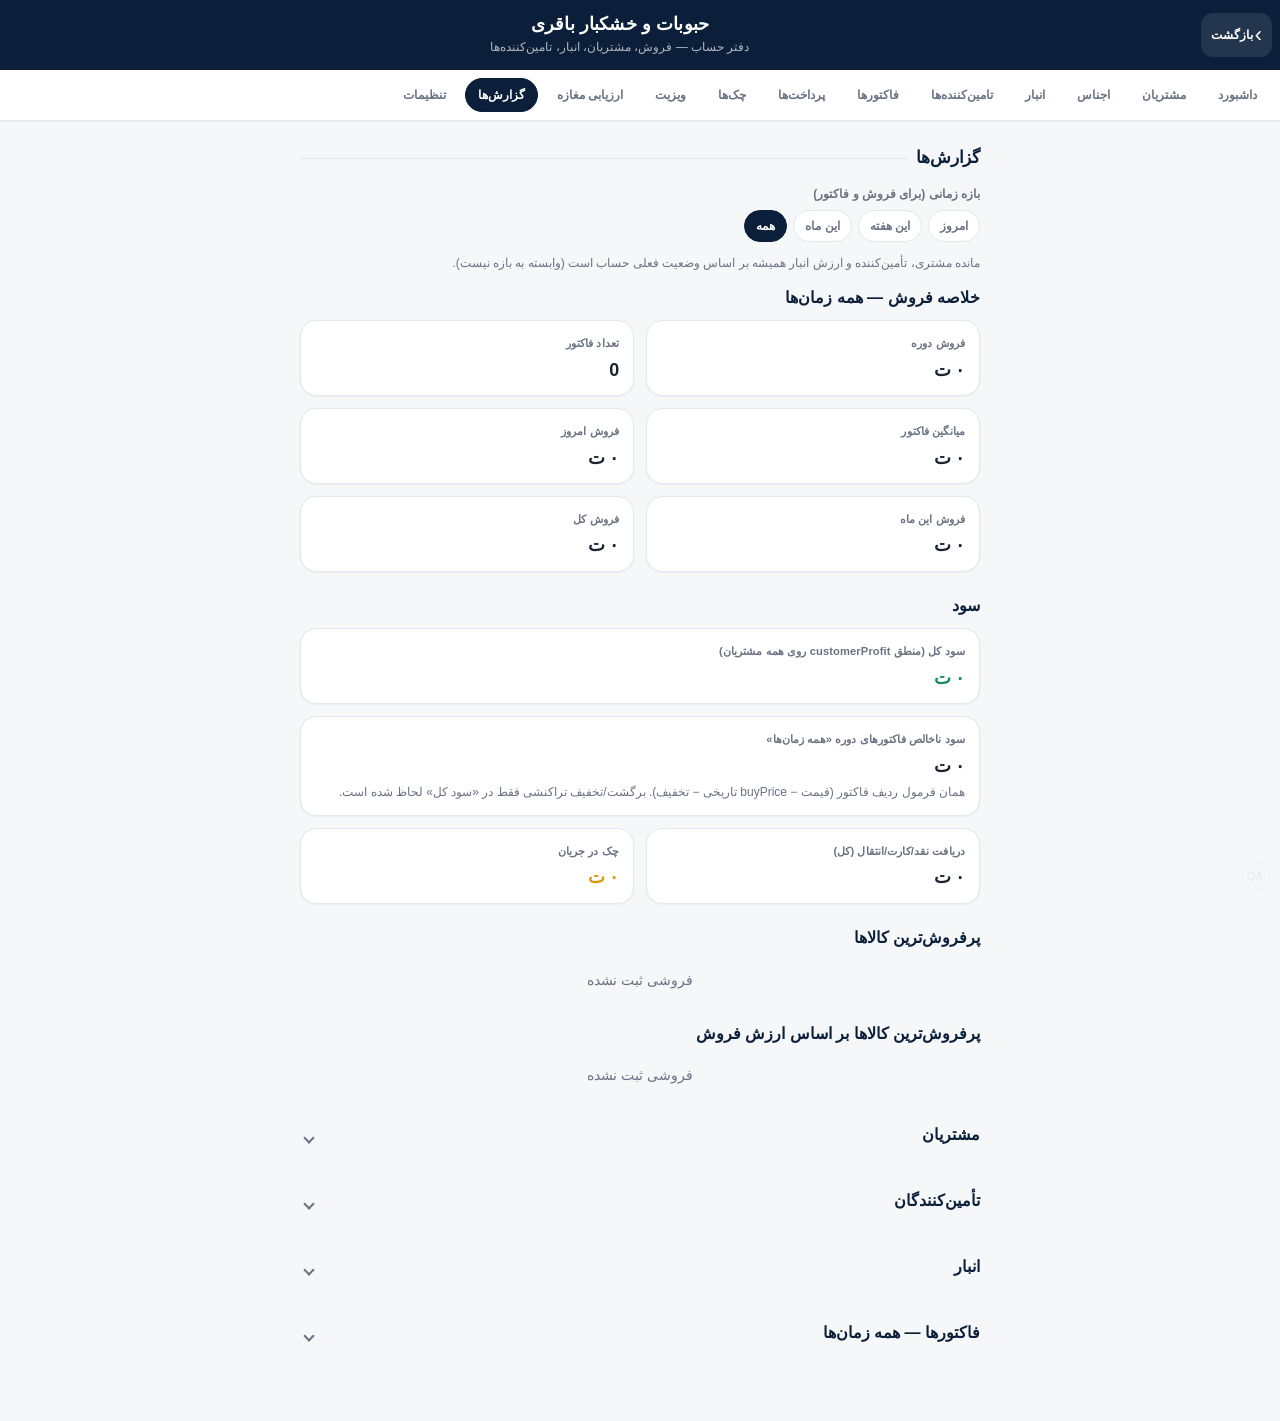
<file: reports.html>
<!DOCTYPE html>
<html lang="fa" dir="rtl">
<head>
<meta charset="UTF-8">
<meta http-equiv="Cache-Control" content="no-cache, no-store, must-revalidate">
<meta http-equiv="Pragma" content="no-cache">
<meta http-equiv="Expires" content="0">
<meta name="viewport" content="width=device-width, initial-scale=1.0, maximum-scale=1.0">
<link rel="manifest" href="./manifest.json">
<meta name="apple-mobile-web-app-capable" content="yes">
<meta name="apple-mobile-web-app-status-bar-style" content="black-translucent">
<meta name="apple-mobile-web-app-title" content="باقری">
<link rel="apple-touch-icon" href="./icons/apple-touch-icon.png">
<title>گزارش‌ها — حبوبات و خشکبار باقری</title>
<script src="./vendor/xlsx.full.min.js"></script>
<script src="./vendor/html2canvas.min.js"></script>
<link rel="stylesheet" href="./css/app.css">
<style>
.report-section{margin-bottom:22px;}
.report-section h3{font-size:1rem;margin:0 0 10px;font-weight:800;}
.report-note{font-size:.75rem;color:var(--ink-soft);margin:6px 0 0;line-height:1.5;}
.debt-row a{text-decoration:none;color:inherit;}
</style>
</head>
<body data-page="reports">
<header>
  <h1>حبوبات و خشکبار باقری</h1>
  <p>دفتر حساب — فروش، مشتریان، انبار، تامین‌کننده‌ها</p>
</header>
<nav id="nav"></nav>
<main id="main"></main>
<button class="fab" id="fab" style="display:none;">+</button>
<div id="modalRoot"></div>
<div class="toast" id="toast"></div>
<div id="printArea"></div>

<script src="./js/models.js"></script>
<script src="./js/ui.js"></script>
<script src="./js/db.js"></script>
<script src="./js/calc.js"></script>
<script src="./js/stock.js"></script>
<script src="./js/payments.js"></script>
<script src="./js/backup.js"></script>
<script src="./js/nav.js"></script>
<script src="./js/app.js"></script>
<script>
/* Phase 10 — reports page. Read-only use of calc.js helpers. No finance logic changes. */

let reportPeriod = 'all'; // today | week | month | all

/* Accordion open/closed state for report sections below "پرفروش‌ترین کالاها".
   Sections above (خلاصه فروش, سود, پرفروش‌ترین کالاها) are never collapsible. */
let reportAccordionState = { customers:false, suppliers:false, inventory:false, invoices:false };

function toggleReportAccordion(key){
  if(!(key in reportAccordionState)) return;
  reportAccordionState[key] = !reportAccordionState[key];
  const header = document.querySelector(`.report-accordion-header[data-racc-toggle="${key}"]`);
  const content = document.getElementById(`racc-${key}`);
  if(header){
    header.classList.toggle('is-open', reportAccordionState[key]);
    header.setAttribute('aria-expanded', reportAccordionState[key] ? 'true' : 'false');
  }
  if(content){ content.hidden = !reportAccordionState[key]; }
}

/** Wrap section content in a collapsible accordion header/content pair (Reports-only presentation). */
function reportAccordionSection(key, titleHtml, innerHtml){
  const isOpen = !!reportAccordionState[key];
  return `
    <div class="report-section report-accordion">
      <button type="button" class="report-accordion-header ${isOpen?'is-open':''}" data-racc-toggle="${key}" aria-expanded="${isOpen?'true':'false'}" aria-controls="racc-${key}">
        <h3>${titleHtml}</h3>
        <span class="report-accordion-chevron" aria-hidden="true"></span>
      </button>
      <div class="report-accordion-content" id="racc-${key}" ${isOpen ? '' : 'hidden'}>
        ${innerHtml}
      </div>
    </div>`;
}

function startOfWeek(ref){
  const d = new Date(ref);
  const day = d.getDay(); // 0=Sun
  // week starts Saturday in fa context: Saturday=6
  const diff = (day + 1) % 7; // days since Saturday
  d.setHours(0,0,0,0);
  d.setDate(d.getDate() - diff);
  return d;
}

function invoiceInPeriod(inv, period, now){
  if(period === 'all') return true;
  if(period === 'today') return isSameDay(inv.date, now);
  if(period === 'month') return isSameMonth(inv.date, now);
  if(period === 'week'){
    const d = new Date(inv.date);
    const start = startOfWeek(now);
    const end = new Date(start);
    end.setDate(end.getDate() + 7);
    return d >= start && d < end;
  }
  return true;
}

/** Same item/discount formula as customerProfit invoice part — for period display only */
function periodInvoiceGrossProfit(invoices){
  return invoices.reduce((sum, inv)=>{
    const itemsProfit = (inv.items||[]).reduce((a,it)=>
      a + ((it.price||0) - (it.buyPrice||0)) * (it.qty||0) - (it.discount||0), 0);
    return sum + itemsProfit - invoiceDiscountAmount(inv);
  }, 0);
}

function drawReportsPage(){
  const main = document.getElementById('main');
  if(!main) return;

  if(!document.getElementById('reports-body')){
    const chip = (id, label) =>
      `<button type="button" class="chip ${reportPeriod===id?'active':''}" data-rp="${id}">${label}</button>`;
    main.innerHTML = `
      <h2 class="section-title">گزارش‌ها</h2>
      <div class="field">
        <label>بازه زمانی (برای فروش و فاکتور)</label>
        <div class="chip-row" id="report-period-chips">
          ${chip('today','امروز')}
          ${chip('week','این هفته')}
          ${chip('month','این ماه')}
          ${chip('all','همه')}
        </div>
        <div class="report-note">مانده مشتری، تأمین‌کننده و ارزش انبار همیشه بر اساس وضعیت فعلی حساب است (وابسته به بازه نیست).</div>
      </div>
      <div id="reports-body"></div>
    `;
    document.querySelectorAll('#report-period-chips [data-rp]').forEach(btn=>{
      btn.addEventListener('click', ()=>{
        reportPeriod = btn.getAttribute('data-rp');
        document.querySelectorAll('#report-period-chips [data-rp]').forEach(b=>{
          b.classList.toggle('active', b.getAttribute('data-rp')===reportPeriod);
        });
        renderReportsBodyOnly();
      });
    });
    // Delegated listener on the persistent #reports-body container: survives
    // the innerHTML re-renders triggered by period-chip clicks / toggles.
    document.getElementById('reports-body').addEventListener('click', function(e){
      const btn = e.target.closest('[data-racc-toggle]');
      if(!btn) return;
      toggleReportAccordion(btn.getAttribute('data-racc-toggle'));
    });
  }
  renderReportsBodyOnly();
}

function renderReportsBodyOnly(){
  const body = document.getElementById('reports-body');
  if(!body) return;

  const now = new Date();
  const g = globalTotals();
  const invsAll = data.invoices || [];
  const invsPeriod = invsAll.filter(i => invoiceInPeriod(i, reportPeriod, now));
  const periodSales = invsPeriod.reduce((s,i)=>s+(i.total||0), 0);
  const periodCount = invsPeriod.length;
  const periodAvg = periodCount ? periodSales / periodCount : 0;
  const periodGrossProfit = periodInvoiceGrossProfit(invsPeriod);

  // invoice payment status (period)
  let paidCount = 0, openCount = 0;
  invsPeriod.forEach(inv=>{
    const paid = typeof invoiceEffectivePaid === 'function' ? invoiceEffectivePaid(inv) : ((inv.cashPaid||0)+(inv.cardPaid||0)+(inv.transferPaid||0)+(inv.checkPaid||0));
    const remain = (inv.total||0) - paid;
    if(remain <= 0.5) paidCount++; else openCount++;
  });

  // customers
  const customers = data.customers || [];
  let debtors=0, settled=0, creditors=0;
  customers.forEach(c=>{
    const bal = customerTotals(c.id).balance;
    if(bal > 0.5) debtors++;
    else if(bal < -0.5) creditors++;
    else settled++;
  });
  const topDebtors = debtorList(8);

  // suppliers
  const suppliers = data.suppliers || [];
  let supDebtTotal = 0, supWithDebt = 0;
  const topSuppliers = suppliers.map(s=>{
    const t = supplierTotals(s.id);
    if(t.balance > 0.5){ supDebtTotal += t.balance; supWithDebt++; }
    return { s, t };
  }).filter(x=>x.t.balance>0.5).sort((a,b)=>b.t.balance-a.t.balance).slice(0,8);

  // inventory
  const products = data.products || [];
  const invVal = inventoryValue();
  const low = lowStockProducts();
  const zero = products.filter(p => (p.stockQty||0) === 0);
  const negative = products.filter(p => (p.stockQty||0) < 0);

  // top-selling products (read-only, existing calc.js helper — no new sales math)
  const topSellingProducts = topProducts(8);
  // Same helper, just re-sorted by revenue instead of qty — no new pricing/amount logic.
  const topByValue = topProducts(9999).slice().sort((a,b)=>b.revenue-a.revenue).slice(0, 5);

  const periodLabel = {today:'امروز', week:'این هفته', month:'این ماه', all:'همه زمان‌ها'}[reportPeriod];

  body.innerHTML = `
    <div class="report-section">
      <h3>خلاصه فروش — ${esc(periodLabel)}</h3>
      <div class="cards">
        <div class="card"><div class="label">فروش دوره</div><div class="value">${toman(periodSales)} ت</div></div>
        <div class="card"><div class="label">تعداد فاکتور</div><div class="value">${periodCount}</div></div>
        <div class="card"><div class="label">میانگین فاکتور</div><div class="value">${toman(periodAvg)} ت</div></div>
        <div class="card"><div class="label">فروش امروز</div><div class="value">${toman(g.todaySales)} ت</div></div>
        <div class="card"><div class="label">فروش این ماه</div><div class="value">${toman(g.monthSales)} ت</div></div>
        <div class="card"><div class="label">فروش کل</div><div class="value">${toman(g.totalSales)} ت</div></div>
      </div>
    </div>

    <div class="report-section">
      <h3>سود</h3>
      <div class="cards">
        <div class="card wide"><div class="label">سود کل (منطق customerProfit روی همه مشتریان)</div>
          <div class="value accent-olive">${toman(g.totalProfit)} ت</div></div>
        <div class="card wide"><div class="label">سود ناخالص فاکتورهای دوره «${esc(periodLabel)}»</div>
          <div class="value">${toman(periodGrossProfit)} ت</div>
          <div class="report-note">همان فرمول ردیف فاکتور (قیمت − buyPrice تاریخی − تخفیف). برگشت/تخفیف تراکنشی فقط در «سود کل» لحاظ شده است.</div>
        </div>
        <div class="card"><div class="label">دریافت نقد/کارت/انتقال (کل)</div><div class="value">${toman(g.totalReceived)} ت</div></div>
        <div class="card"><div class="label">چک در جریان</div><div class="value accent-amber">${toman(g.outstandingChecks)} ت</div></div>
      </div>
    </div>

    <div class="report-section report-top-products">
      <h3>پرفروش‌ترین کالاها</h3>
      ${topSellingProducts.length ? `
        <div class="rtp-list">
          ${topSellingProducts.map((p, idx)=>`
            <div class="rtp-row">
              <span class="rtp-rank">${idx+1}</span>
              <span class="rtp-info">
                <span class="rtp-name">${esc(p.name)}</span>
                <span class="rtp-qty">تعداد فروش: ${p.qty}${p.qtyUnit==='kg' ? ' کیلوگرم' : ''}</span>
              </span>
              <span class="rtp-amount">${toman(p.revenue)} ت</span>
            </div>`).join('')}
        </div>
      ` : '<div class="empty" style="padding:8px 0;">فروشی ثبت نشده</div>'}
    </div>

    <div class="report-section report-top-products">
      <h3>پرفروش‌ترین کالاها بر اساس ارزش فروش</h3>
      ${topByValue.length ? `
        <div class="rtp-list">
          ${topByValue.map((p, idx)=>`
            <div class="rtp-row">
              <span class="rtp-rank">${idx+1}</span>
              <span class="rtp-info">
                <span class="rtp-name">${esc(p.name)}</span>
                <span class="rtp-qty">تعداد فروش: ${p.qty}${p.qtyUnit==='kg' ? ' کیلوگرم' : ''}</span>
              </span>
              <span class="rtp-amount">${toman(p.revenue)} ت</span>
            </div>`).join('')}
        </div>
        <div class="report-note">بر اساس مجموع مبلغ واقعی فروش هر کالا (qty × قیمت − تخفیف ردیف)؛ فقط ترتیب نمایش متفاوت است، منطق مبلغ همان منطق فعلی سیستم است.</div>
      ` : '<div class="empty" style="padding:8px 0;">فروشی ثبت نشده</div>'}
    </div>

    ${reportAccordionSection('customers', 'مشتریان', `
      <div class="cards">
        <div class="card"><div class="label">تعداد کل</div><div class="value">${customers.length}</div></div>
        <div class="card"><div class="label">بدهکار</div><div class="value accent-rust">${debtors}</div></div>
        <div class="card"><div class="label">تسویه</div><div class="value">${settled}</div></div>
        <div class="card"><div class="label">بستانکار</div><div class="value accent-olive">${creditors}</div></div>
        <div class="card wide"><div class="label">مجموع بدهی مشتریان</div>
          <div class="value accent-rust">${toman(g.customerDebt)} ت</div></div>
      </div>
      ${topDebtors.length ? `
        <div class="sub-title" style="margin-top:12px;">بیشترین بدهی</div>
        ${topDebtors.map(({c,t})=>`
          <a class="ledger-row debt-row" href="./customer.html?id=${encodeURIComponent(c.id)}">
            <span class="name">${esc(c.name)}
              <span class="sub">${balanceStatusWord(t.balance)}</span>
            </span>
            <span class="filler"></span>
            <span class="amount accent-rust">${toman(t.balance)} ت</span>
          </a>`).join('')}
      ` : '<div class="empty" style="padding:8px 0;">بدهکاری ثبت نشده</div>'}
    `)}

    ${reportAccordionSection('suppliers', 'تأمین‌کنندگان', `
      <div class="cards">
        <div class="card"><div class="label">تعداد</div><div class="value">${suppliers.length}</div></div>
        <div class="card"><div class="label">دارای بدهی</div><div class="value">${supWithDebt}</div></div>
        <div class="card wide"><div class="label">مجموع بدهی به تأمین‌کنندگان</div>
          <div class="value accent-rust">${toman(g.supplierDebt)} ت</div></div>
      </div>
      ${topSuppliers.length ? topSuppliers.map(({s,t})=>`
        <a class="ledger-row debt-row" href="./supplier.html?id=${encodeURIComponent(s.id)}">
          <span class="name">${esc(s.name)}</span>
          <span class="filler"></span>
          <span class="amount accent-rust">${toman(t.balance)} ت</span>
        </a>`).join('') : '<div class="empty" style="padding:8px 0;">بدهی تأمین‌کننده نیست</div>'}
    `)}

    ${reportAccordionSection('inventory', 'انبار', `
      <div class="cards">
        <div class="card"><div class="label">تعداد کالا</div><div class="value">${products.length}</div></div>
        <div class="card wide"><div class="label">ارزش موجودی (qty × buy)</div>
          <div class="value">${toman(invVal)} ت</div></div>
        <div class="card"><div class="label">کم‌موجود</div><div class="value accent-amber">${low.length}</div></div>
        <div class="card"><div class="label">ناموجود</div><div class="value">${zero.length}</div></div>
        <div class="card"><div class="label">موجودی منفی</div><div class="value accent-rust">${negative.length}</div></div>
      </div>
      ${low.length ? `
        <div class="sub-title" style="margin-top:10px;">کالاهای کم‌موجود</div>
        ${low.slice(0,10).map(p=>`
          <div class="ledger-row" style="cursor:default;">
            <span class="name">${esc(p.name)}
              <span class="sub">حداقل: ${p.minStock||0}</span>
            </span>
            <span class="filler"></span>
            <span class="amount accent-amber">${p.stockQty||0}</span>
          </div>`).join('')}
      ` : ''}
      ${negative.length ? `
        <div class="sub-title" style="margin-top:10px;">موجودی منفی</div>
        ${negative.slice(0,10).map(p=>`
          <div class="ledger-row" style="cursor:default;">
            <span class="name">${esc(p.name)}</span>
            <span class="filler"></span>
            <span class="amount accent-rust">${p.stockQty}</span>
          </div>`).join('')}
      ` : ''}
      <div class="btn-row" style="margin-top:10px;">
        <a class="btn small secondary" href="./inventory.html">رفتن به انبار</a>
        <a class="btn small secondary" href="./products.html">لیست کالاها</a>
      </div>
    `)}

    ${reportAccordionSection('invoices', `فاکتورها — ${esc(periodLabel)}`, `
      <div class="cards">
        <div class="card"><div class="label">تعداد در دوره</div><div class="value">${periodCount}</div></div>
        <div class="card"><div class="label">پرداخت‌شده / بدون مانده</div><div class="value accent-olive">${paidCount}</div></div>
        <div class="card"><div class="label">دارای مانده</div><div class="value accent-rust">${openCount}</div></div>
        <div class="card wide"><div class="label">جمع مبلغ فاکتورهای دوره</div>
          <div class="value">${toman(periodSales)} ت</div></div>
      </div>
      <div class="btn-row" style="margin-top:10px;">
        <a class="btn small secondary" href="./invoices.html">همه فاکتورها</a>
      </div>
    `)}
  `;
}

bootPage('reports', function(){
  drawReportsPage();
});
</script>
<script src="./js/sw-register.js"></script>
</body>
</html>
</file>
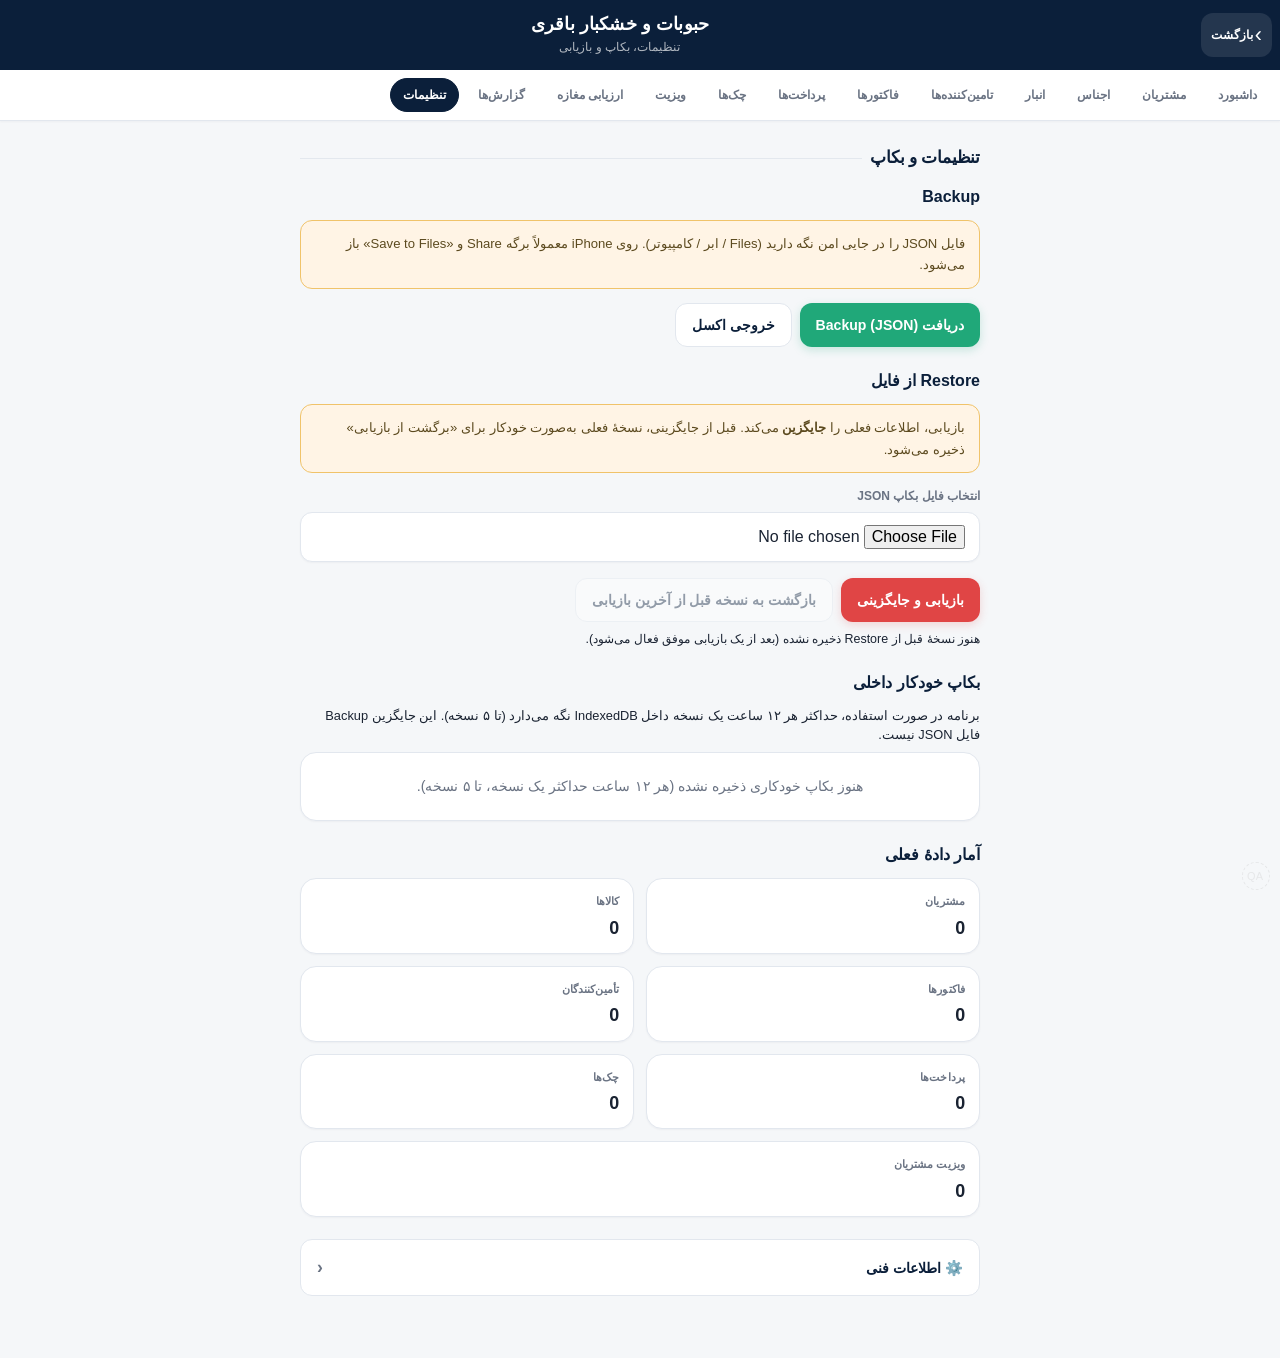
<file: settings.html>
<!DOCTYPE html>
<html lang="fa" dir="rtl">
<head>
<meta charset="UTF-8">
<meta http-equiv="Cache-Control" content="no-cache, no-store, must-revalidate">
<meta http-equiv="Pragma" content="no-cache">
<meta http-equiv="Expires" content="0">
<meta name="viewport" content="width=device-width, initial-scale=1.0, maximum-scale=1.0">
<link rel="manifest" href="./manifest.json">
<meta name="apple-mobile-web-app-capable" content="yes">
<meta name="apple-mobile-web-app-status-bar-style" content="black-translucent">
<meta name="apple-mobile-web-app-title" content="باقری">
<link rel="apple-touch-icon" href="./icons/apple-touch-icon.png">
<title>تنظیمات و بکاپ — حبوبات و خشکبار باقری</title>
<script src="./vendor/xlsx.full.min.js"></script>
<script src="./vendor/html2canvas.min.js"></script>
<link rel="stylesheet" href="./css/app.css">
<style>
.settings-warn{
  background:#FFF4E5;border:1px solid #F0C36A;border-radius:12px;padding:12px 14px;
  font-size:.82rem;line-height:1.65;margin:10px 0 14px;color:#5C4A1F;
}
.settings-section{margin-bottom:22px;}
.settings-section h3{font-size:1rem;margin:0 0 10px;font-weight:800;}
.auto-backup-row{display:flex;align-items:center;justify-content:space-between;gap:10px;padding:10px 0;border-bottom:1px dotted var(--line);}
.auto-backup-row:last-child{border-bottom:none;}
.settings-tech-row{
  display:flex;align-items:center;justify-content:space-between;gap:10px;
  padding:14px 16px;background:var(--color-surface,#fff);border:1px solid var(--color-border,#E2E7EE);
  border-radius:12px;cursor:pointer;min-height:48px;-webkit-tap-highlight-color:transparent;user-select:none;
}
.settings-tech-row:active{background:var(--color-surface-2,#EEF1F5);}
.settings-tech-row .tech-label{font-weight:700;font-size:.9rem;color:var(--color-primary,#0B1F3A);}
.settings-tech-row .tech-chevron{color:var(--color-text-muted,#6A7383);font-size:1.1rem;font-weight:700;}
</style>
</head>
<body data-page="settings">
<header>
  <h1>حبوبات و خشکبار باقری</h1>
  <p>تنظیمات، بکاپ و بازیابی</p>
</header>
<nav id="nav"></nav>
<main id="main"></main>
<button class="fab" id="fab" style="display:none;">+</button>
<div id="modalRoot"></div>
<div class="toast" id="toast"></div>
<div id="printArea"></div>

<script src="./js/models.js"></script>
<script src="./js/ui.js"></script>
<script src="./js/db.js"></script>
<script src="./js/calc.js"></script>
<script src="./js/stock.js"></script>
<script src="./js/payments.js"></script>
<script src="./js/backup.js"></script>
<script src="./js/nav.js"></script>
<script src="./js/app.js"></script>
<script>
/* Phase 11 — settings UI only. Uses existing backup.js APIs unchanged. */

function countCustomerVisits(){
  return (data.customers||[]).reduce((s,c)=>s+((c.visits||[]).length),0);
}

function storageStatusLabel(){
  try{
    if(typeof indexedDB === 'undefined') return 'IndexedDB در دسترس نیست';
    return 'IndexedDB فعال (baqeriDB)';
  }catch(e){
    return 'نامشخص';
  }
}

async function hasPreRestoreSnapshot(){
  try{
    const snap = await dbGet(PRERESTORE_KEY);
    return !!(snap && snap.value);
  }catch(e){ return false; }
}

async function drawSettingsPage(){
  const main = document.getElementById('main');
  if(!main) return;

  const visitCount = countCustomerVisits();
  let autoList = [];
  try{ autoList = await getAutoBackupList(); }catch(e){ autoList = []; }
  const canUndo = await hasPreRestoreSnapshot();

  let autoHtml = '';
  if(!autoList.length){
    autoHtml = '<div class="empty" style="padding:8px 0;">هنوز بکاپ خودکاری ذخیره نشده (هر ۱۲ ساعت حداکثر یک نسخه، تا ۵ نسخه).</div>';
  } else {
    autoHtml = autoList.slice().reverse().map(item=>{
      const when = item.ts ? new Date(item.ts).toLocaleString('fa-IR') : '—';
      return `<div class="auto-backup-row">
        <span class="name" style="font-size:.85rem;">${esc(when)}</span>
        <button type="button" class="btn small secondary" data-auto-key="${esc(item.key)}">بازیابی این نسخه</button>
      </div>`;
    }).join('');
  }

  main.innerHTML = `
    <h2 class="section-title">تنظیمات و بکاپ</h2>

    <div class="settings-section">
      <h3>Backup</h3>
      <div class="settings-warn">
        فایل JSON را در جایی امن نگه دارید (Files / ابر / کامپیوتر). روی iPhone معمولاً برگه Share و «Save to Files» باز می‌شود.
      </div>
      <div class="btn-row">
        <button type="button" class="btn" id="export-json">دریافت Backup (JSON)</button>
        <button type="button" class="btn secondary" id="export-excel">خروجی اکسل</button>
      </div>
    </div>

    <div class="settings-section">
      <h3>Restore از فایل</h3>
      <div class="settings-warn">
        بازیابی، اطلاعات فعلی را <b>جایگزین</b> می‌کند. قبل از جایگزینی، نسخهٔ فعلی به‌صورت خودکار برای «برگشت از بازیابی» ذخیره می‌شود.
      </div>
      <div class="field"><label>انتخاب فایل بکاپ JSON</label>
        <input type="file" id="import-file" accept="application/json,.json">
      </div>
      <div class="btn-row">
        <button type="button" class="btn danger" id="do-import">بازیابی و جایگزینی</button>
        <button type="button" class="btn secondary" id="undo-import" ${canUndo?'':'disabled'}>
          بازگشت به نسخه قبل از آخرین بازیابی
        </button>
      </div>
      <div class="sub" style="margin-top:8px;font-size:.78rem;">
        ${canUndo
          ? 'نسخهٔ قبل از آخرین Restore در دسترس است و می‌توانید برگردید.'
          : 'هنوز نسخهٔ قبل از Restore ذخیره نشده (بعد از یک بازیابی موفق فعال می‌شود).'}
      </div>
    </div>

    <div class="settings-section">
      <h3>بکاپ خودکار داخلی</h3>
      <div class="sub" style="margin-bottom:8px;font-size:.8rem;line-height:1.5;">
        برنامه در صورت استفاده، حداکثر هر ۱۲ ساعت یک نسخه داخل IndexedDB نگه می‌دارد (تا ۵ نسخه). این جایگزین Backup فایل JSON نیست.
      </div>
      <div class="card">${autoHtml}</div>
    </div>

    <div class="settings-section">
      <h3>آمار دادهٔ فعلی</h3>
      <div class="cards">
        <div class="card"><div class="label">مشتریان</div><div class="value">${(data.customers||[]).length}</div></div>
        <div class="card"><div class="label">کالاها</div><div class="value">${(data.products||[]).length}</div></div>
        <div class="card"><div class="label">فاکتورها</div><div class="value">${(data.invoices||[]).length}</div></div>
        <div class="card"><div class="label">تأمین‌کنندگان</div><div class="value">${(data.suppliers||[]).length}</div></div>
        <div class="card"><div class="label">پرداخت‌ها</div><div class="value">${(data.payments||[]).length}</div></div>
        <div class="card"><div class="label">چک‌ها</div><div class="value">${(data.checks||[]).length}</div></div>
        <div class="card wide"><div class="label">ویزیت مشتریان</div><div class="value">${visitCount}</div></div>
      </div>
    </div>

    <div class="settings-section">
      <div class="settings-tech-row" id="open-tech-info" role="button" tabindex="0">
        <span class="tech-label">⚙️ اطلاعات فنی</span>
        <span class="tech-chevron">‹</span>
      </div>
    </div>
  `;

  document.getElementById('export-json').onclick = () => exportBackupJSON();
  document.getElementById('export-excel').onclick = () => exportExcel();

  document.getElementById('do-import').onclick = async () => {
    const f = document.getElementById('import-file').files[0];
    if(!f){ showToast('فایل را انتخاب کنید'); return; }
    const ok = confirm(
      'اطلاعات فعلی با محتوای این فایل جایگزین شود؟\n\n' +
      'قبل از جایگزینی، وضعیت فعلی برای «برگشت از بازیابی» ذخیره می‌شود.\n' +
      'فایل: ' + f.name
    );
    if(!ok) return;
    await importBackupJSON(f);
    location.reload();
  };

  document.getElementById('undo-import').onclick = async () => {
    if(!(await hasPreRestoreSnapshot())){
      showToast('نسخه‌ی قبل از بازیابی موجود نیست');
      return;
    }
    if(!confirm('به حالت قبل از آخرین بازیابی برگردیم؟')) return;
    await undoLastRestore();
    location.reload();
  };

  main.querySelectorAll('[data-auto-key]').forEach(btn=>{
    btn.onclick = async () => {
      await restoreFromAutoBackup(btn.getAttribute('data-auto-key'));
      location.reload();
    };
  });

  const techRow = document.getElementById('open-tech-info');
  if(techRow){
    techRow.onclick = () => {
      const schema = data.schemaVersion != null ? data.schemaVersion : '—';
      const seq = data.invoiceSeq != null ? data.invoiceSeq : '—';
      openSheet(`
        <h3>اطلاعات فنی</h3>
        <div class="cards" style="margin-top:4px;">
          <div class="card wide"><div class="label">نام</div>
            <div class="value" style="font-size:1rem;">حبوبات و خشکبار باقری — دفتر حساب</div></div>
          <div class="card"><div class="label">نسخه معماری</div>
            <div class="value" style="font-size:.95rem;">چندصفحه‌ای · فاز ۱۱</div></div>
          <div class="card"><div class="label">schemaVersion</div>
            <div class="value">${esc(String(schema))}</div></div>
          <div class="card wide"><div class="label">ذخیره‌سازی محلی</div>
            <div class="value" style="font-size:.9rem;">${esc(storageStatusLabel())}</div>
            <div class="sub" style="margin-top:4px;">DB: baqeriDB · store: appdata · کلید: main</div>
          </div>
          <div class="card"><div class="label">سری فاکتور</div><div class="value">${esc(String(seq))}</div></div>
        </div>
        <div class="report-note" style="font-size:.78rem;color:var(--ink-soft);margin-top:12px;line-height:1.55;">
          برنامه آفلاین است. داده‌ها روی همین دستگاه ذخیره می‌شوند. برای امنیت، به‌طور منظم Backup بگیرید.
        </div>
      `);
    };
  }
}

function render(){ drawSettingsPage(); }

bootPage('settings', function(){
  drawSettingsPage();
});
</script>
<script src="./js/sw-register.js"></script>
</body>
</html>
</file>
<file: css/app.css>
/* ============================================================
   حبوبات و خشکبار باقری — Design System
   Navy + Green + White | Mobile-First | CSS only
   Compatible with all existing HTML class names
   ============================================================ */

:root{
  /* Core palette (Option 3 reference) */
  --color-primary:#0B1F3A;
  --color-primary-dark:#071628;
  --color-primary-soft:#132A4A;
  --color-accent:#20A879;
  --color-accent-dark:#178A63;
  --color-accent-soft:#E7F6F0;
  --color-bg:#F5F7F9;
  --color-surface:#FFFFFF;
  --color-surface-2:#EEF1F5;
  --color-border:#E2E7EE;
  --color-text:#1A2332;
  --color-text-muted:#6A7383;
  --color-success:#20A879;
  --color-danger:#E04545;
  --color-warning:#D9980B;
  --color-info:#2F6FED;

  --shadow-xs:0 1px 2px rgba(11,31,58,.04);
  --shadow-sm:0 2px 8px rgba(11,31,58,.06);
  --shadow-md:0 6px 20px rgba(11,31,58,.08);
  --radius-xs:8px;
  --radius-sm:12px;
  --radius-md:16px;
  --radius-lg:20px;
  --radius-pill:999px;
  --space-1:4px;
  --space-2:8px;
  --space-3:12px;
  --space-4:16px;
  --space-5:20px;
  --space-6:24px;
  --touch:44px;
  --safe-top:env(safe-area-inset-top,0px);
  --safe-bottom:env(safe-area-inset-bottom,0px);
  --font:-apple-system,BlinkMacSystemFont,'Vazirmatn','Segoe UI',Tahoma,sans-serif;

  /* Legacy aliases — do not remove */
  --primary:var(--color-primary);
  --primary-dark:var(--color-primary-dark);
  --primary-soft:var(--color-primary-soft);
  --accent:var(--color-accent);
  --accent-dark:var(--color-accent-dark);
  --accent-soft:var(--color-accent-soft);
  --bg:var(--color-bg);
  --surface:var(--color-surface);
  --surface-2:var(--color-surface-2);
  --text:var(--color-text);
  --muted:var(--color-text-muted);
  --success:var(--color-success);
  --danger:var(--color-danger);
  --warning:var(--color-warning);
  --border:var(--color-border);
  --shadow:var(--shadow-sm);
  --shadow-sm:0 2px 8px rgba(11,31,58,.06);
  --radius:var(--radius-md);
  --radius-sm:12px;
  --paper:var(--color-bg);
  --paper-2:var(--color-surface);
  --card:var(--color-surface);
  --ink:var(--color-text);
  --ink-soft:var(--color-text-muted);
  --olive:var(--color-accent);
  --olive-dark:var(--color-primary);
  --gold:var(--color-accent);
  --gold-soft:var(--color-accent-soft);
  --rust:var(--color-danger);
  --amber:var(--color-warning);
  --red:var(--color-danger);
  --line:var(--color-border);
}

*,*::before,*::after{box-sizing:border-box;-webkit-tap-highlight-color:transparent;}
html{-webkit-text-size-adjust:100%;}
body{
  margin:0;
  font-family:var(--font);
  background:var(--color-bg);
  color:var(--color-text);
  min-height:100vh;
  font-size:15px;
  line-height:1.55;
  font-variant-numeric:tabular-nums;
  -webkit-font-smoothing:antialiased;
}

/* ===================== HEADER ===================== */
header{
  padding:calc(12px + var(--safe-top)) 16px 14px;
  text-align:center;
  background:var(--color-primary);
  border-bottom:none;
  color:#fff;
  position:relative;
  z-index:5;
}
header h1{
  margin:0;
  font-size:1.02rem;
  font-weight:800;
  color:#fff;
  letter-spacing:.15px;
  line-height:1.35;
}
header p{
  margin:3px 0 0;
  font-size:.75rem;
  color:rgba(255,255,255,.68);
  font-weight:500;
  line-height:1.4;
}

/* ===================== NAV (top bar only — never match .bottom-nav) ===================== */
nav#nav{
  display:flex;
  overflow-x:auto;
  gap:6px;
  background:var(--color-surface);
  border-bottom:1px solid var(--color-border);
  position:sticky;
  top:0;
  z-index:10;
  -webkit-overflow-scrolling:touch;
  padding:8px 10px;
  box-shadow:var(--shadow-xs);
  scrollbar-width:none;
}
nav#nav::-webkit-scrollbar{display:none;}
nav#nav button,
nav#nav a.nav-link{
  flex:0 0 auto;
  min-width:auto;
  min-height:34px;
  padding:6px 12px;
  border:1px solid transparent;
  background:transparent;
  font-family:inherit;
  font-size:.76rem;
  font-weight:600;
  color:var(--color-text-muted);
  cursor:pointer;
  border-radius:var(--radius-pill);
  white-space:nowrap;
  text-decoration:none;
  display:inline-flex;
  align-items:center;
  justify-content:center;
  transition:background .12s,color .12s;
}
nav#nav button.active,
nav#nav a.nav-link.active{
  color:#fff;
  background:var(--color-primary);
  border-color:var(--color-primary);
}
nav#nav a.nav-link:active,
nav#nav button:active{opacity:.85;}

/* ===================== MAIN ===================== */
main{
  padding:14px 14px calc(88px + var(--safe-bottom));
  max-width:720px;
  margin:0 auto;
}

/* ===================== TYPOGRAPHY ===================== */
h2.section-title{
  font-size:1.05rem;
  margin:4px 0 14px;
  color:var(--color-primary);
  font-weight:800;
  display:flex;
  align-items:center;
  gap:8px;
  letter-spacing:-.2px;
}
h2.section-title::after{
  content:"";
  flex:1;
  border-bottom:1px solid var(--color-border);
  opacity:.9;
}
h3.sub-title{
  font-size:.88rem;
  margin:16px 0 10px;
  color:var(--color-primary);
  font-weight:800;
}

/* ===================== CARDS ===================== */
.cards{
  display:grid;
  grid-template-columns:1fr 1fr;
  gap:10px;
  margin-bottom:14px;
}
.card{
  background:var(--color-surface);
  border:1px solid var(--color-border);
  border-radius:var(--radius-md);
  padding:14px;
  box-shadow:var(--shadow-xs);
}
.card .label{
  font-size:.7rem;
  color:var(--color-text-muted);
  margin-bottom:6px;
  font-weight:600;
  letter-spacing:.1px;
}
.card .value{
  font-size:1.12rem;
  font-weight:800;
  color:var(--color-text);
  letter-spacing:-.3px;
  line-height:1.25;
}
.card.wide{grid-column:1/-1;}

.accent-olive{color:var(--color-accent-dark) !important;}
.accent-rust{color:var(--color-danger) !important;}
.accent-red{color:var(--color-danger) !important;}
.accent-amber{color:var(--color-warning) !important;}

/* ===================== LISTS ===================== */
.ledger-row{
  display:flex;
  align-items:center;
  gap:10px;
  padding:13px 2px;
  border-bottom:1px solid var(--color-border);
  cursor:pointer;
  min-height:52px;
}
.ledger-row:last-child{border-bottom:none;}
.ledger-row .name{
  font-weight:700;
  font-size:.9rem;
  color:var(--color-text);
  white-space:nowrap;
  overflow:hidden;
  text-overflow:ellipsis;
  min-width:0;
  line-height:1.35;
}
.ledger-row .filler{
  flex:1;
  border-bottom:none;
  height:0;
  min-width:6px;
}
.ledger-row .amount{
  font-weight:800;
  white-space:nowrap;
  text-align:left;
  flex-shrink:0;
  font-size:.9rem;
  color:var(--color-text);
  letter-spacing:-.2px;
}
.ledger-row .sub{
  font-size:.72rem;
  color:var(--color-text-muted);
  display:block;
  font-weight:500;
  overflow:hidden;
  text-overflow:ellipsis;
  margin-top:2px;
  line-height:1.35;
}
a.ledger-row{
  text-decoration:none;
  color:inherit;
}
a.ledger-row:active{
  background:var(--color-surface-2);
  border-radius:var(--radius-sm);
}

/* ===================== BUTTONS ===================== */
.btn{
  display:inline-flex;
  align-items:center;
  justify-content:center;
  gap:6px;
  background:var(--color-accent);
  color:#fff;
  border:none;
  padding:12px 16px;
  min-height:var(--touch);
  border-radius:var(--radius-sm);
  font-family:inherit;
  font-weight:700;
  font-size:.88rem;
  cursor:pointer;
  text-decoration:none;
  box-shadow:0 3px 10px rgba(32,168,121,.22);
  transition:transform .1s, opacity .1s;
}
.btn:active{opacity:.9;transform:scale(.98);}
.btn.secondary{
  background:var(--color-surface);
  color:var(--color-primary);
  border:1.5px solid var(--color-border);
  box-shadow:none;
}
.btn.danger{
  background:var(--color-danger);
  box-shadow:0 3px 10px rgba(224,69,69,.2);
}
.btn.small{
  padding:8px 12px;
  font-size:.78rem;
  min-height:36px;
  border-radius:10px;
  box-shadow:none;
}
.btn:disabled{
  opacity:.42;
  cursor:not-allowed;
  box-shadow:none;
}
.btn-row{
  display:flex;
  gap:8px;
  flex-wrap:wrap;
  margin-top:12px;
}

/* ===================== CHIPS ===================== */
.chip-row{
  display:flex;
  gap:6px;
  flex-wrap:wrap;
  margin-bottom:12px;
}
.chip{
  padding:6px 11px;
  border-radius:var(--radius-pill);
  border:1.5px solid var(--color-border);
  background:var(--color-surface);
  font-size:.74rem;
  color:var(--color-text-muted);
  cursor:pointer;
  font-family:inherit;
  font-weight:600;
  min-height:32px;
  line-height:1.2;
}
.chip.active{
  background:var(--color-primary);
  color:#fff;
  border-color:var(--color-primary);
}

/* ===================== FAB ===================== */
.fab{
  position:fixed;
  left:16px;
  bottom:calc(16px + var(--safe-bottom));
  width:56px;
  height:56px;
  border-radius:50%;
  background:var(--color-accent);
  color:#fff;
  font-size:1.75rem;
  border:none;
  box-shadow:0 8px 22px rgba(32,168,121,.38);
  cursor:pointer;
  z-index:20;
  display:flex;
  align-items:center;
  justify-content:center;
  line-height:1;
}
.fab:active{transform:scale(.94);}

/* ===================== SHEET / MODAL ===================== */
.overlay{
  position:fixed;
  inset:0;
  background:rgba(11,31,58,.5);
  display:flex;
  align-items:flex-end;
  justify-content:center;
  /* Must be above .bottom-nav (z-index:40) so sheet actions are tappable */
  z-index:60;
}
.sheet{
  background:var(--color-surface);
  width:100%;
  max-width:720px;
  max-height:90vh;
  overflow-y:auto;
  border-radius:var(--radius-lg) var(--radius-lg) 0 0;
  /* Extra bottom padding so primary actions (ثبت) are not flush / covered */
  padding:18px 16px calc(28px + var(--safe-bottom));
  border-top:none;
  -webkit-overflow-scrolling:touch;
  box-shadow:0 -10px 40px rgba(11,31,58,.15);
}
.sheet h3{
  margin:0 0 14px;
  color:var(--color-primary);
  padding-left:32px;
  font-weight:800;
  font-size:1.05rem;
}
.field{margin-bottom:14px;}
.field label{
  display:block;
  font-size:.75rem;
  color:var(--color-text-muted);
  margin-bottom:6px;
  font-weight:600;
}
.field input,
.field select,
.field textarea{
  width:100%;
  padding:12px 14px;
  border:1.5px solid var(--color-border);
  border-radius:var(--radius-sm);
  font-family:inherit;
  font-size:16px;
  background:var(--color-surface);
  color:var(--color-text);
  transition:border-color .15s, box-shadow .15s;
  min-height:46px;
}
.field select{appearance:none;background-image:none;}
.field input:focus,
.field select:focus,
.field textarea:focus{
  outline:none;
  border-color:var(--color-accent);
  box-shadow:0 0 0 3px var(--color-accent-soft);
}
.field textarea{resize:vertical;min-height:72px;}

.close-x{
  position:absolute;
  left:12px;
  top:12px;
  background:var(--color-surface-2);
  border:none;
  font-size:1.2rem;
  color:var(--color-text-muted);
  cursor:pointer;
  width:36px;
  height:36px;
  border-radius:10px;
  display:flex;
  align-items:center;
  justify-content:center;
}
.close-x:active{background:var(--color-border);}

.empty{
  text-align:center;
  color:var(--color-text-muted);
  padding:32px 14px;
  font-size:.9rem;
  line-height:1.6;
}

.badge{
  display:inline-block;
  padding:3px 9px;
  border-radius:var(--radius-pill);
  font-size:.68rem;
  font-weight:700;
}
.badge.pending{background:#FFF5DF;color:#9A7000;}
.badge.cleared{background:var(--color-accent-soft);color:var(--color-accent-dark);}
.badge.low{background:#FDECEC;color:var(--color-danger);}

.toast{
  position:fixed;
  bottom:calc(84px + var(--safe-bottom));
  left:50%;
  transform:translateX(-50%) translateY(10px);
  background:var(--color-primary);
  color:#fff;
  padding:11px 18px;
  border-radius:var(--radius-pill);
  font-size:.82rem;
  font-weight:700;
  opacity:0;
  pointer-events:none;
  transition:opacity .2s, transform .2s;
  z-index:70;
  white-space:nowrap;
  max-width:90vw;
  overflow:hidden;
  text-overflow:ellipsis;
  box-shadow:var(--shadow-md);
}
.toast.show{
  opacity:1;
  transform:translateX(-50%) translateY(0);
}

/* ===================== SEARCH (no reflow risk) ===================== */
input[type="search"],
input#customer-search,
input#product-search,
input#supplier-search,
input#invoice-search,
input#payment-search,
input#check-search,
input#visit-search,
input#prospect-search,
input#list-search-input,
main .field input,
main input[placeholder*="جستجو"],
main input[placeholder*="جستجوی"]{
  width:100%;
  padding:12px 14px;
  border:1.5px solid var(--color-border);
  border-radius:var(--radius-sm);
  font-family:inherit;
  font-size:16px;
  background:var(--color-surface);
  color:var(--color-text);
  margin-bottom:2px;
  min-height:46px;
  box-shadow:var(--shadow-xs);
}
main input:focus,
input[type="search"]:focus{
  outline:none;
  border-color:var(--color-accent);
  box-shadow:0 0 0 3px var(--color-accent-soft);
}
main select,
.field select,
#payment-sort,
#check-sort,
#visit-sort,
#prospect-sort,
#invoice-sort,
#product-sort,
#supplier-sort,
#customer-sort{
  width:100%;
  padding:11px 12px;
  border:1.5px solid var(--color-border);
  border-radius:var(--radius-sm);
  font-family:inherit;
  font-size:15px;
  background:var(--color-surface);
  color:var(--color-text);
  min-height:44px;
}

/* ===================== DASHBOARD ===================== */
.dash-stats{
  display:grid;
  grid-template-columns:1fr 1fr;
  gap:10px;
  margin-bottom:16px;
}
.dash-stat{
  background:var(--color-surface);
  border:1px solid var(--color-border);
  border-radius:var(--radius-md);
  padding:14px 12px;
  box-shadow:var(--shadow-xs);
}
.dash-stat .label{
  font-size:.68rem;
  color:var(--color-text-muted);
  margin-bottom:6px;
  font-weight:600;
}
.dash-stat .value{
  font-size:1.05rem;
  font-weight:800;
  color:var(--color-text);
  letter-spacing:-.25px;
  line-height:1.25;
}
.dash-stat.wide{grid-column:1/-1;}
@media (min-width:380px){
  .dash-stats{grid-template-columns:1fr 1fr 1fr;}
  .dash-stat.wide{grid-column:1/-1;}
}

.dash-section-label{
  font-size:.82rem;
  font-weight:800;
  color:var(--color-primary);
  margin:10px 0 10px;
  display:flex;
  align-items:center;
  gap:8px;
}
.dash-section-label::after{
  content:"";
  flex:1;
  border-bottom:1px solid var(--color-border);
}

.dash-grid{
  display:grid;
  grid-template-columns:repeat(3,1fr);
  gap:8px;
  margin-bottom:16px;
}
@media (min-width:420px){
  .dash-grid{grid-template-columns:repeat(4,1fr);}
}
@media (min-width:640px){
  .dash-grid{grid-template-columns:repeat(5,1fr);gap:10px;}
}

a.dash-tile{
  display:flex;
  flex-direction:column;
  align-items:center;
  justify-content:center;
  gap:6px;
  min-height:88px;
  padding:10px 4px;
  background:var(--color-surface);
  border:1px solid var(--color-border);
  border-radius:var(--radius-md);
  text-decoration:none;
  color:var(--color-text);
  box-shadow:var(--shadow-xs);
  transition:transform .1s, box-shadow .1s;
}
a.dash-tile:active{
  transform:scale(.96);
  box-shadow:none;
}
a.dash-tile .dash-ico{
  width:40px;
  height:40px;
  border-radius:11px;
  display:flex;
  align-items:center;
  justify-content:center;
  background:var(--color-accent-soft);
}
a.dash-tile .dash-ico svg{
  width:20px;
  height:20px;
  display:block;
  stroke:var(--color-primary);
  color:var(--color-primary);
}
a.dash-tile .dash-title{
  font-size:.72rem;
  font-weight:700;
  text-align:center;
  color:var(--color-primary);
  line-height:1.25;
  padding:0 2px;
}
a.dash-tile .dash-sub{
  font-size:.62rem;
  color:var(--color-text-muted);
  text-align:center;
  margin-top:-2px;
  line-height:1.2;
}

.dash-activity{
  background:var(--color-surface);
  border:1px solid var(--color-border);
  border-radius:var(--radius-md);
  padding:2px 12px 6px;
  margin-bottom:14px;
  box-shadow:var(--shadow-xs);
}
.dash-activity .ledger-row{cursor:default;min-height:48px;}
.dash-activity a.ledger-row{cursor:pointer;}

/* Hide top nav on dashboard — tiles are the main nav */
body.page-dashboard #nav,
body[data-page="dashboard"] #nav{
  display:none !important;
}

/* ===================== SETTINGS / REPORTS ===================== */
.settings-warn{
  background:#FFF8E8;
  border:1px solid #EDD99A;
  border-radius:var(--radius-sm);
  padding:12px 14px;
  font-size:.8rem;
  line-height:1.65;
  margin:10px 0 14px;
  color:#6B5410;
}
.settings-section{margin-bottom:22px;}
.settings-section h3{
  font-size:.95rem;
  margin:0 0 10px;
  font-weight:800;
  color:var(--color-primary);
}
.report-section{margin-bottom:20px;}
.report-section h3{
  font-size:.92rem;
  margin:0 0 10px;
  font-weight:800;
  color:var(--color-primary);
}
.report-note{
  font-size:.72rem;
  color:var(--color-text-muted);
  margin:6px 0 0;
  line-height:1.5;
}
.page-skeleton-note{
  color:var(--color-text-muted);
  padding:24px 12px;
  font-size:.88rem;
  line-height:1.7;
}
.page-title-bar{margin:0 0 12px;}
.auto-backup-row{
  display:flex;
  align-items:center;
  justify-content:space-between;
  gap:10px;
  padding:11px 0;
  border-bottom:1px solid var(--color-border);
}
.auto-backup-row:last-child{border-bottom:none;}

/* ===================== PROSPECT ===================== */
.rank-pill{
  display:inline-block;
  padding:4px 10px;
  border-radius:var(--radius-pill);
  color:#fff;
  font-weight:800;
  font-size:.72rem;
}
.converted-banner{
  background:var(--color-accent);
  color:#fff;
  border-radius:var(--radius-md);
  padding:12px 14px;
  margin-bottom:12px;
  font-weight:700;
  font-size:.9rem;
}
.prospect-subnav{
  display:flex;
  flex-wrap:wrap;
  gap:8px;
  margin-bottom:12px;
}
.chip-opt{
  border:1.5px solid var(--color-border);
  background:var(--color-surface);
  color:var(--color-text);
  border-radius:11px;
  padding:10px 12px;
  font-size:.84rem;
  cursor:pointer;
  font-family:inherit;
  text-align:right;
  min-height:42px;
}
.chip-opt.selected{
  background:var(--color-primary);
  border-color:var(--color-primary);
  color:#fff;
  font-weight:700;
}
.chip-wrap{display:flex;flex-wrap:wrap;gap:8px;}
.live-score{
  display:flex;
  justify-content:space-between;
  align-items:center;
  gap:10px;
  padding:14px;
  border:1px solid var(--color-border);
  border-radius:var(--radius-md);
  margin-bottom:12px;
  background:var(--color-surface);
  box-shadow:var(--shadow-xs);
}
.live-score .num{
  font-size:1.7rem;
  font-weight:800;
  color:var(--color-primary);
  letter-spacing:-.5px;
}
.rank-badge{
  padding:5px 12px;
  border-radius:var(--radius-pill);
  color:#fff;
  font-weight:800;
  font-size:.85rem;
}
.q-block{
  margin-bottom:16px;
  padding-bottom:14px;
  border-bottom:1px dashed var(--color-border);
}
.q-title{
  font-weight:700;
  margin-bottom:8px;
  font-size:.88rem;
  color:var(--color-primary);
}
.debt-row a{text-decoration:none;color:inherit;}

/* ===================== INVOICE PRINT DOCUMENT ===================== */
/* روی صفحه دیده نمی‌شود، اما display:none نیست — عمداً.
   اگر این ناحیه display:none باشد و فقط داخل @media print به block تبدیل شود،
   کروم هرگز یک paint واقعی از <img> داخلش انجام نداده، و در لحظه‌ی چاپ
   به‌جای تصویر یک آیکون broken-image (علامت سؤال) رسم می‌کند — حتی اگر
   تصویر کاملاً load/decode شده باشد. به همین دلیل به‌جای display:none از
   position:fixed + خارج از صفحه استفاده می‌شود: عنصر همیشه در درخت
   layout/paint واقعی مرورگر هست (مثل holder مربوط به Export)، فقط دیده نمی‌شود. */
#printArea{
  position:fixed;
  left:-99999px;
  top:0;
  width:0;
  height:0;
  overflow:hidden;
  margin:0;
  padding:0;
}

.inv-doc{
  font-family: Vazirmatn, Tahoma, sans-serif;
  color:#0b1f3a;
  direction:rtl;
  text-align:right;
  background:#fff;
  padding:12px 14px;
  box-sizing:border-box;
}
.inv-head{
  display:flex;
  align-items:center;
  justify-content:space-between;
  gap:12px;
  border-bottom:2px solid #0b1f3a;
  padding-bottom:10px;
  margin-bottom:12px;
}
.inv-logo{ flex:0 0 auto; }
.inv-logo img{
  display:block;
  max-height:64px;
  max-width:140px;
  width:auto;
  height:auto;
  object-fit:contain;
}
.inv-brand{ flex:1 1 auto; text-align:center; }
.inv-brand-name{ font-weight:800; font-size:1.05rem; }
.inv-doc-title{ font-weight:600; font-size:.95rem; margin-top:2px; }
.inv-meta{ flex:0 0 auto; font-size:.82rem; line-height:1.6; }
.inv-customer{
  font-size:.88rem;
  line-height:1.7;
  margin-bottom:12px;
}
.inv-table{
  width:100%;
  border-collapse:collapse;
  font-size:.82rem;
  margin-bottom:12px;
}
.inv-table th,.inv-table td{
  border:1px solid #c5d0dc;
  padding:6px 8px;
  text-align:center;
}
.inv-table th{ background:#eef3f8; font-weight:700; }
.inv-totals{
  width:100%;
  border-collapse:collapse;
  font-size:.88rem;
  margin-top:4px;
}
.inv-totals td{
  padding:5px 8px;
  border-bottom:1px solid #e2e8f0;
}
.inv-totals td:last-child{ text-align:left; font-variant-numeric:tabular-nums; }
.inv-totals .inv-final td{ font-weight:800; border-bottom:2px solid #0b1f3a; }
.inv-signatures{
  display:flex;
  justify-content:space-between;
  gap:24px;
  margin-top:28px;
  font-size:.85rem;
}
.inv-signatures > div{ flex:1; text-align:center; }
.inv-sig-line{
  margin-top:36px;
  border-bottom:1px solid #0b1f3a;
  height:0;
}

/* ===================== PRINT ===================== */
/* فقط سند داخل #printArea چاپ شود — نه کل صفحه CRM */
@media print{
  body *{ visibility:hidden !important; }
  #printArea, #printArea *{ visibility:visible !important; }
  #printArea{
    display:block !important;
    position:absolute;
    left:0;
    top:0;
    width:100%;
    height:auto;
    overflow:visible;
    margin:0;
    padding:8px;
    background:#fff !important;
  }
  .overlay,.sheet,header,nav,.fab,.toast,.bottom-nav,button.app-back,main{
    display:none !important;
  }
  body{ background:#fff !important; }
  .inv-logo img{ max-height:72px; max-width:160px; }
}

/* ===================== RESPONSIVE ===================== */
@media (max-width:360px){
  .dash-grid{grid-template-columns:repeat(3,1fr);gap:6px;}
  a.dash-tile{min-height:80px;padding:8px 2px;}
  a.dash-tile .dash-title{font-size:.68rem;}
  .card .value,.dash-stat .value{font-size:.98rem;}
  main{padding:12px 10px calc(96px + var(--safe-bottom));}
}
@media (min-width:768px){
  main{padding:20px 20px 100px;}
  header h1{font-size:1.12rem;}
  a.dash-tile{min-height:100px;}
  a.dash-tile .dash-title{font-size:.8rem;}
  .cards{gap:12px;}
}


/* ===================== TOP NAV: secondary on mobile ===================== */
/* Bottom nav is primary on phone; keep top nav for larger screens / fallback */
@media (max-width: 900px){
  nav#nav{
    display:none !important;
  }
}
@media (min-width: 901px){
  nav#nav{
    display:flex !important;
  }
  .bottom-nav{ display:none !important; }
  main{ padding-bottom: 40px; }
}

/* Dashboard already hid top nav */
body.page-dashboard #nav{
  display:none !important;
}

/* ===================== BOTTOM NAVIGATION ===================== */
.bottom-nav{
  position:fixed !important;
  top:auto !important;          /* reset any leftover top from generic rules */
  left:0;
  right:0;
  bottom:0;
  height:auto;
  max-height:none;
  width:100%;
  z-index:40;
  display:flex;
  align-items:stretch;
  justify-content:space-around;
  overflow:visible;
  background:var(--color-surface);
  border:none;
  border-top:1px solid var(--color-border);
  border-bottom:none;
  box-shadow:0 -4px 20px rgba(11,31,58,.06);
  padding:6px 4px calc(6px + var(--safe-bottom));
  min-height:calc(56px + var(--safe-bottom));
  -webkit-overflow-scrolling:auto;
}
.bottom-nav-item{
  flex:1 1 0;
  display:flex;
  flex-direction:column;
  align-items:center;
  justify-content:center;
  gap:3px;
  min-height:48px;
  padding:4px 2px;
  border:none;
  background:transparent;
  color:var(--color-text-muted);
  text-decoration:none;
  font-family:inherit;
  font-size:.62rem;
  font-weight:600;
  cursor:pointer;
  -webkit-tap-highlight-color:transparent;
  border-radius:10px;
  line-height:1.15;
}
.bottom-nav-item .bn-ico{
  display:flex;
  align-items:center;
  justify-content:center;
  width:24px; height:24px;
}
.bottom-nav-item .bn-ico svg{ display:block; }
.bottom-nav-item .bn-label{
  max-width:100%;
  overflow:hidden;
  text-overflow:ellipsis;
  white-space:nowrap;
  padding:0 1px;
}
.bottom-nav-item.active{
  color:var(--color-primary);
  font-weight:800;
}
.bottom-nav-item.active .bn-ico{
  color:var(--color-primary);
}
.bottom-nav-item:active{
  background:var(--color-surface-2);
}

/* ===================== MORE SHEET ===================== */
.more-overlay{
  position:fixed; inset:0;
  background:rgba(11,31,58,.45);
  z-index:45;
  opacity:0;
  transition:opacity .2s;
}
.more-overlay.show{ opacity:1; }
.more-sheet{
  position:fixed;
  left:0; right:0; bottom:0;
  z-index:46;
  background:var(--color-surface);
  border-radius:20px 20px 0 0;
  padding:10px 16px calc(16px + var(--safe-bottom));
  max-height:78vh;
  overflow-y:auto;
  transform:translateY(110%);
  transition:transform .22s ease;
  box-shadow:0 -12px 40px rgba(11,31,58,.18);
  -webkit-overflow-scrolling:touch;
}
.more-sheet.show{ transform:translateY(0); }
.more-sheet-handle{
  width:40px; height:4px;
  border-radius:999px;
  background:var(--color-border);
  margin:4px auto 12px;
}
.more-sheet-title{
  font-size:1rem;
  font-weight:800;
  color:var(--color-primary);
  margin:0 0 12px;
  text-align:center;
}
.more-sheet-list{
  display:flex;
  flex-direction:column;
  gap:4px;
  margin-bottom:12px;
}
.more-sheet-item{
  display:block;
  padding:14px 14px;
  border-radius:12px;
  text-decoration:none;
  color:var(--color-text);
  font-weight:700;
  font-size:.92rem;
  background:var(--color-surface);
  border:1px solid var(--color-border);
}
.more-sheet-item.active{
  background:var(--color-accent-soft);
  border-color:var(--color-accent);
  color:var(--color-accent-dark);
}
.more-sheet-item:active{
  background:var(--color-surface-2);
}
.more-sheet-close{
  width:100%;
  margin-top:4px;
}
body.more-open{
  overflow:hidden;
}

/* FAB above bottom nav */
.fab{
  bottom: calc(72px + var(--safe-bottom)) !important;
  z-index: 35;
}
.toast{
  bottom: calc(78px + var(--safe-bottom)) !important;
}

/* Dashboard grid: 2 columns on phone (closer to reference density) */
@media (max-width: 419px){
  .dash-grid{
    grid-template-columns: repeat(2, 1fr) !important;
    gap:10px;
  }
  a.dash-tile{
    min-height:100px;
    padding:14px 8px;
  }
  a.dash-tile .dash-title{ font-size:.8rem; }
  a.dash-tile .dash-ico{
    width:44px; height:44px;
  }
  a.dash-tile .dash-ico svg{ width:22px; height:22px; }
}


/* ===================== DASHBOARD TARGET (read-only Prospect) ===================== */
a.dash-target{
  display:block;
  text-decoration:none;
  color:inherit;
  background:linear-gradient(135deg, #0B1F3A 0%, #143056 100%);
  color:#fff;
  border-radius:16px;
  padding:14px 16px;
  margin:0 0 14px;
  box-shadow:0 6px 18px rgba(11,31,58,.18);
}
a.dash-target.is-done{
  background:linear-gradient(135deg, #178A63 0%, #20A879 100%);
}
.dash-target-top{
  display:flex;
  align-items:center;
  justify-content:space-between;
  gap:8px;
  margin-bottom:6px;
}
.dash-target-title{
  font-size:.78rem;
  font-weight:700;
  opacity:.9;
}
.dash-target-pct{
  font-size:.85rem;
  font-weight:800;
}
.dash-target-nums{
  font-size:1.35rem;
  font-weight:800;
  letter-spacing:-.3px;
  margin-bottom:8px;
}
.dash-target-bar{
  height:6px;
  border-radius:999px;
  background:rgba(255,255,255,.22);
  overflow:hidden;
  margin-bottom:8px;
}
.dash-target-bar > span{
  display:block;
  height:100%;
  background:#fff;
  border-radius:999px;
  min-width:0;
}
.dash-target-foot{
  display:flex;
  align-items:center;
  justify-content:space-between;
  gap:8px;
  font-size:.75rem;
  font-weight:600;
  opacity:.95;
}
.dash-target-link{
  font-size:.72rem;
  opacity:.85;
  font-weight:600;
}
.dash-target-body{
  font-size:.9rem;
  font-weight:700;
  margin-top:4px;
}
.dash-target-done,
.dash-target-remain{
  font-weight:700;
}



/* ===================== INVOICE FORM ROW (UI only) ===================== */
.inv-item-row{
  display:flex; gap:6px; align-items:flex-end; position:relative; flex-wrap:nowrap;
}
.inv-item-product{ flex:1 1 auto; min-width:0; position:relative; }
.inv-item-product .row-product-search[readonly]{
  cursor:pointer; background:var(--color-surface); caret-color:transparent;
}
.inv-item-qty{ flex:0 0 auto; width:5.25rem; min-width:5.25rem; }
.inv-item-price{ flex:0 0 auto; width:7.25rem; min-width:6.5rem; }
.inv-item-price .row-price{ font-size:1.02rem; font-weight:700; font-variant-numeric:tabular-nums; }
.inv-item-qty .row-qty{ font-variant-numeric:tabular-nums; text-align:center; }
.inv-item-del{ flex:0 0 auto; }
.inv-item-del .row-del{ padding:10px 12px; min-width:44px; }

.inv-row-meta{ margin:2px 0 12px; padding:0 2px; }
.inv-row-line-total{
  font-size:.95rem; font-weight:800; color:var(--color-text);
  letter-spacing:-.2px; line-height:1.4; font-variant-numeric:tabular-nums;
  white-space:normal; overflow-wrap:anywhere;
}
.inv-row-line-total strong{ font-weight:800; color:var(--color-primary); }
.inv-row-profit-line{ font-size:.72rem; font-weight:600; margin-top:2px; line-height:1.35; }
.inv-price-info-btn{
  display:inline-flex; align-items:center; margin-top:6px; padding:5px 10px;
  border-radius:999px; border:1px solid var(--color-border); background:var(--color-surface);
  color:var(--color-primary); font-family:inherit; font-size:.72rem; font-weight:700;
  cursor:pointer; min-height:32px; position:relative; z-index:2;
}
.inv-price-info-btn[aria-expanded="true"]{ background:var(--color-accent-soft); border-color:var(--color-accent); }
.inv-price-info-panel{
  margin-top:8px; padding:10px 12px; border:1px solid var(--color-border);
  border-radius:12px; background:var(--color-surface-2); max-width:100%; width:100%;
}
.inv-price-info-panel[hidden]{ display:none !important; }
.inv-price-info-grid{ display:flex; flex-direction:column; gap:10px; }
.inv-price-info-row{ display:flex; flex-direction:column; gap:2px; font-size:.8rem; line-height:1.45; }
.inv-price-info-row .k{ color:var(--color-text-muted); font-weight:600; }
.inv-price-info-row .v{ font-weight:700; color:var(--color-text); font-variant-numeric:tabular-nums; word-break:break-word; }

/* Product selector — wide, height-capped, sticky search (screen only) */
.prod-drop{
  display:none;
  position:fixed;
  z-index:120;
  background:var(--color-surface);
  border:1.5px solid var(--color-border);
  border-radius:14px;
  box-shadow:0 12px 40px rgba(11,31,58,.18);
  overflow:hidden;
  box-sizing:border-box;
}
.prod-drop.is-open{ display:flex !important; flex-direction:column; }
.prod-drop[hidden]{ display:none !important; }
.prod-drop-panel{
  display:flex; flex-direction:column; min-height:0; max-height:inherit; height:100%; overflow:hidden;
}
.prod-drop-search-wrap{
  flex:0 0 auto; padding:10px 10px 8px;
  border-bottom:1px solid var(--color-border);
  background:var(--color-surface);
}
.prod-drop-search{
  width:100%; padding:11px 12px; border:1.5px solid var(--color-border);
  border-radius:11px; font-family:inherit; font-size:16px;
  background:var(--color-surface-2); box-sizing:border-box; min-height:44px;
}
.prod-drop-search:focus{
  outline:none; border-color:var(--color-accent);
  box-shadow:0 0 0 3px var(--color-accent-soft);
}
.prod-drop-list{
  flex:1 1 auto; overflow-y:auto; -webkit-overflow-scrolling:touch; min-height:0;
}
.prod-drop-item{
  display:flex; flex-direction:column; align-items:stretch; gap:3px;
  padding:12px 14px; border-bottom:1px solid var(--color-border);
  cursor:pointer; text-align:right;
}
.prod-drop-item:active{ background:var(--color-surface-2); }
.prod-drop-name{
  font-size:.92rem; font-weight:700; color:var(--color-text);
  line-height:1.35; white-space:nowrap; overflow:hidden; text-overflow:ellipsis;
}
.prod-drop-stock{
  font-size:.75rem; font-weight:500; color:var(--color-text-muted); line-height:1.3;
}
.prod-drop-empty{
  padding:20px 14px; text-align:center; color:var(--color-text-muted); font-size:.85rem;
}

/* Keep selector/invoice chrome out of print output */
@media print{
  .prod-drop, .inv-price-info-btn, .inv-price-info-panel{ display:none !important; }
}

@media (min-width:480px){
  .inv-price-info-row{ flex-direction:row; justify-content:space-between; align-items:baseline; gap:12px; }
  .inv-item-qty{ width:5.5rem; min-width:5.5rem; }
  .inv-item-price{ width:8rem; min-width:7rem; }
}
@media (max-width:360px){
  .inv-item-qty{ width:4.85rem; min-width:4.85rem; }
  .inv-item-price{ width:6.4rem; min-width:6.2rem; }
  .inv-row-line-total{ font-size:.9rem; }
}


/* ===================== SHAMSI DATE INPUT ===================== */
.shamsi-date{width:100%;}
.shamsi-date-field{
  display:block;
  width:100%;
  text-align:right;
  padding:11px 14px;
  border:1.5px solid var(--color-border);
  border-radius:var(--radius-sm);
  font-family:inherit;
  font-size:15px;
  background:var(--color-surface);
  color:var(--color-text);
  min-height:44px;
  box-sizing:border-box;
  cursor:pointer;
  -webkit-appearance:none;
  appearance:none;
}
.shamsi-sheet-overlay{
  position:fixed;
  inset:0;
  z-index:10000;
  background:rgba(0,0,0,.35);
  display:flex;
  align-items:flex-end;
  justify-content:center;
}
.shamsi-sheet{
  width:100%;
  max-width:480px;
  background:#fff;
  border-radius:14px 14px 0 0;
  padding-bottom:env(safe-area-inset-bottom, 8px);
  box-shadow:0 -4px 24px rgba(0,0,0,.15);
}
.shamsi-sheet-toolbar{
  display:flex;
  align-items:center;
  justify-content:space-between;
  padding:10px 12px;
  border-bottom:1px solid var(--color-border, #e5e7eb);
  direction:rtl;
}
.shamsi-sheet-title{
  font-weight:600;
  font-size:15px;
  color:var(--color-text, #1a2332);
}
.shamsi-sheet-btn{
  border:none;
  background:transparent;
  font-family:inherit;
  font-size:16px;
  color:var(--color-primary, #1a3a5c);
  padding:6px 10px;
  cursor:pointer;
  min-height:36px;
}
.shamsi-sheet-done{font-weight:700;}
.shamsi-wheels-wrap{
  position:relative;
  height:180px;
  overflow:hidden;
  direction:rtl;
}
.shamsi-wheels-highlight{
  pointer-events:none;
  position:absolute;
  left:12px;
  right:12px;
  top:50%;
  height:36px;
  margin-top:-18px;
  border-top:1px solid rgba(0,0,0,.08);
  border-bottom:1px solid rgba(0,0,0,.08);
  background:rgba(0,0,0,.03);
  border-radius:8px;
  z-index:1;
}
.shamsi-wheels{
  display:flex;
  height:100%;
  position:relative;
  z-index:2;
}
.shamsi-wheel{
  flex:1;
  height:100%;
  overflow-y:auto;
  overflow-x:hidden;
  scroll-snap-type:y mandatory;
  -webkit-overflow-scrolling:touch;
  text-align:center;
  scrollbar-width:none;
}
.shamsi-wheel::-webkit-scrollbar{display:none;}
.shamsi-wheel-item{
  height:36px;
  line-height:36px;
  scroll-snap-align:center;
  font-size:17px;
  color:var(--color-text, #1a2332);
  user-select:none;
}
.shamsi-wheel-spacer{
  visibility:hidden;
  pointer-events:none;
}
.shamsi-wheel-item[data-selected="1"]{font-weight:600;}


/* ===================== APP BACK (header, internal pages) ===================== */
header.has-back{
  position:relative;
  padding-inline: 56px 16px; /* room for back control in RTL/LTR */
}
button.app-back{
  position:absolute;
  top:calc(50% + var(--safe-top) * 0.15);
  inset-inline-start: 8px;
  transform: translateY(-50%);
  display:inline-flex;
  align-items:center;
  justify-content:center;
  gap:2px;
  min-width:44px;
  min-height:44px;
  padding:6px 10px;
  border:none;
  border-radius:12px;
  background:rgba(255,255,255,.12);
  color:#fff;
  font-family:inherit;
  font-size:.78rem;
  font-weight:700;
  cursor:pointer;
  z-index:6;
  -webkit-tap-highlight-color:transparent;
}
button.app-back:active{
  background:rgba(255,255,255,.22);
}
button.app-back .app-back-ico{
  font-size:1.35rem;
  line-height:1;
  font-weight:400;
  display:inline-block;
  /* In RTL, › points toward previous page visually when mirrored by direction */
  transform: none;
}
html[dir="rtl"] button.app-back .app-back-ico{
  /* keep › as-is; sits on the start (right) side */
}
button.app-back .app-back-txt{
  max-width:4.5rem;
  overflow:hidden;
  text-overflow:ellipsis;
  white-space:nowrap;
}
@media (max-width:360px){
  button.app-back .app-back-txt{ display:none; }
  header.has-back{ padding-inline: 48px 12px; }
}
@media (min-width:901px){
  button.app-back{
    background:rgba(255,255,255,.1);
  }
}
@media print{
  button.app-back{ display:none !important; }
}


/* ===================== REPORTS — پرفروش‌ترین کالاها (scoped, additive only) ===================== */
.report-top-products .rtp-list{
  display:flex;
  flex-direction:column;
  gap:8px;
}
.report-top-products .rtp-row{
  display:flex;
  align-items:center;
  gap:10px;
  padding:11px 12px;
  border:1px solid var(--color-border);
  border-radius:var(--radius-sm);
  background:var(--color-surface);
}
.report-top-products .rtp-rank{
  flex:0 0 auto;
  width:24px;
  height:24px;
  border-radius:50%;
  background:var(--color-accent-soft);
  color:var(--color-accent-dark);
  font-size:.72rem;
  font-weight:800;
  display:flex;
  align-items:center;
  justify-content:center;
  font-variant-numeric:tabular-nums;
}
.report-top-products .rtp-info{
  flex:1 1 auto;
  min-width:0;
  display:flex;
  flex-direction:column;
  gap:2px;
}
.report-top-products .rtp-name{
  font-weight:700;
  font-size:.88rem;
  color:var(--color-text);
  line-height:1.35;
  overflow-wrap:break-word;
  word-break:break-word;
}
.report-top-products .rtp-qty{
  font-size:.72rem;
  color:var(--color-text-muted);
  font-weight:500;
  line-height:1.35;
}
.report-top-products .rtp-amount{
  flex:0 0 auto;
  font-weight:800;
  font-size:.88rem;
  color:var(--color-text);
  text-align:left;
  white-space:nowrap;
  letter-spacing:-.2px;
  font-variant-numeric:tabular-nums;
  align-self:center;
}
@media (max-width:360px){
  .report-top-products .rtp-row{ padding:10px; gap:8px; }
  .report-top-products .rtp-rank{ width:21px; height:21px; font-size:.68rem; }
  .report-top-products .rtp-amount{ font-size:.82rem; }
  .report-top-products .rtp-name{ font-size:.85rem; }
}


/* ===================== REPORTS — Accordion sections (scoped, additive only) ===================== */
.report-accordion{
  padding:0;
}
.report-accordion-header{
  display:flex;
  align-items:center;
  justify-content:space-between;
  gap:10px;
  width:100%;
  background:transparent;
  border:none;
  padding:0;
  margin:0;
  cursor:pointer;
  font-family:inherit;
  text-align:right;
  -webkit-tap-highlight-color:transparent;
  min-height:var(--touch);
}
.report-accordion-header h3{
  margin:0;
}
.report-accordion-chevron{
  flex:0 0 auto;
  position:relative;
  width:20px;
  height:20px;
}
.report-accordion-chevron::before{
  content:"";
  position:absolute;
  top:50%;
  left:50%;
  width:8px;
  height:8px;
  margin:-5px 0 0 -5px;
  border-right:2px solid var(--color-text-muted);
  border-bottom:2px solid var(--color-text-muted);
  transform:rotate(45deg);
  transition:transform .15s ease, border-color .15s ease;
}
.report-accordion-header.is-open .report-accordion-chevron::before{
  transform:rotate(-135deg);
  border-color:var(--color-primary);
}
.report-accordion-content{
  margin-top:10px;
}
.report-accordion-content[hidden]{
  display:none;
}
</file>
